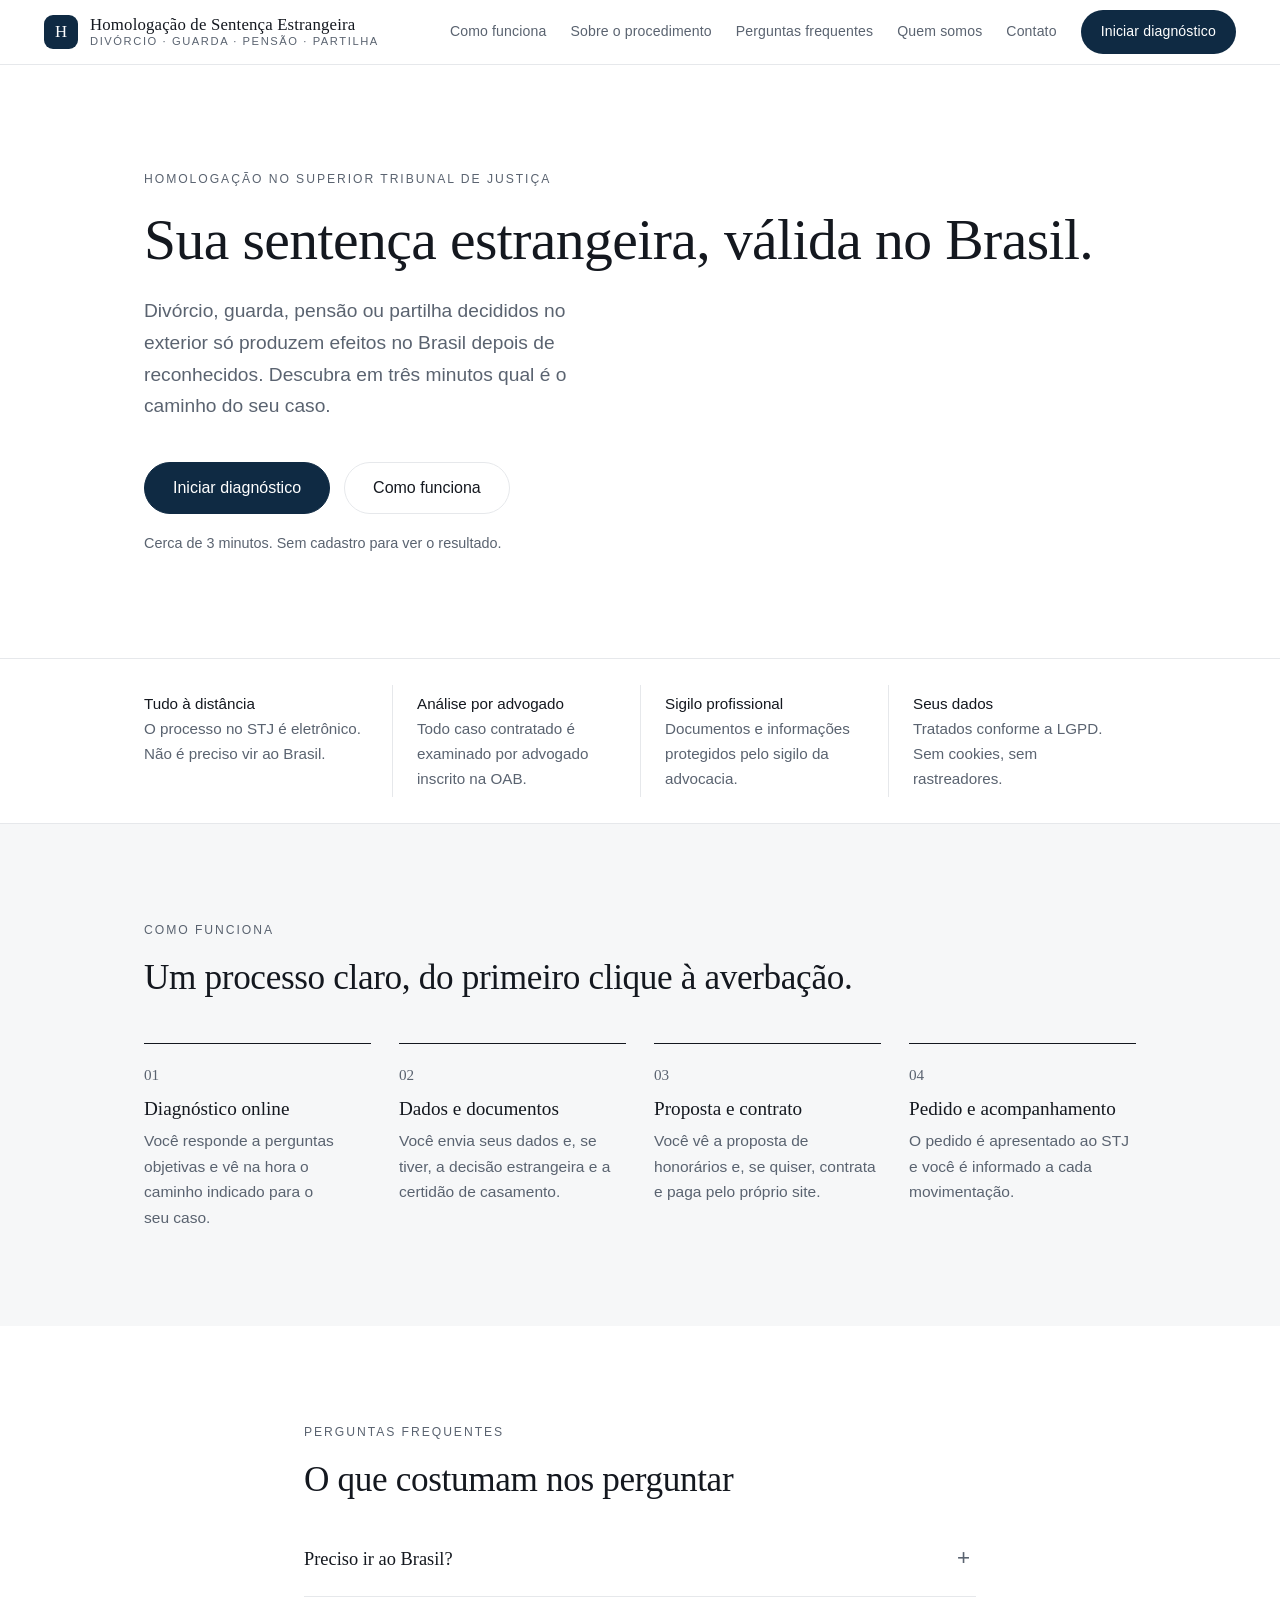
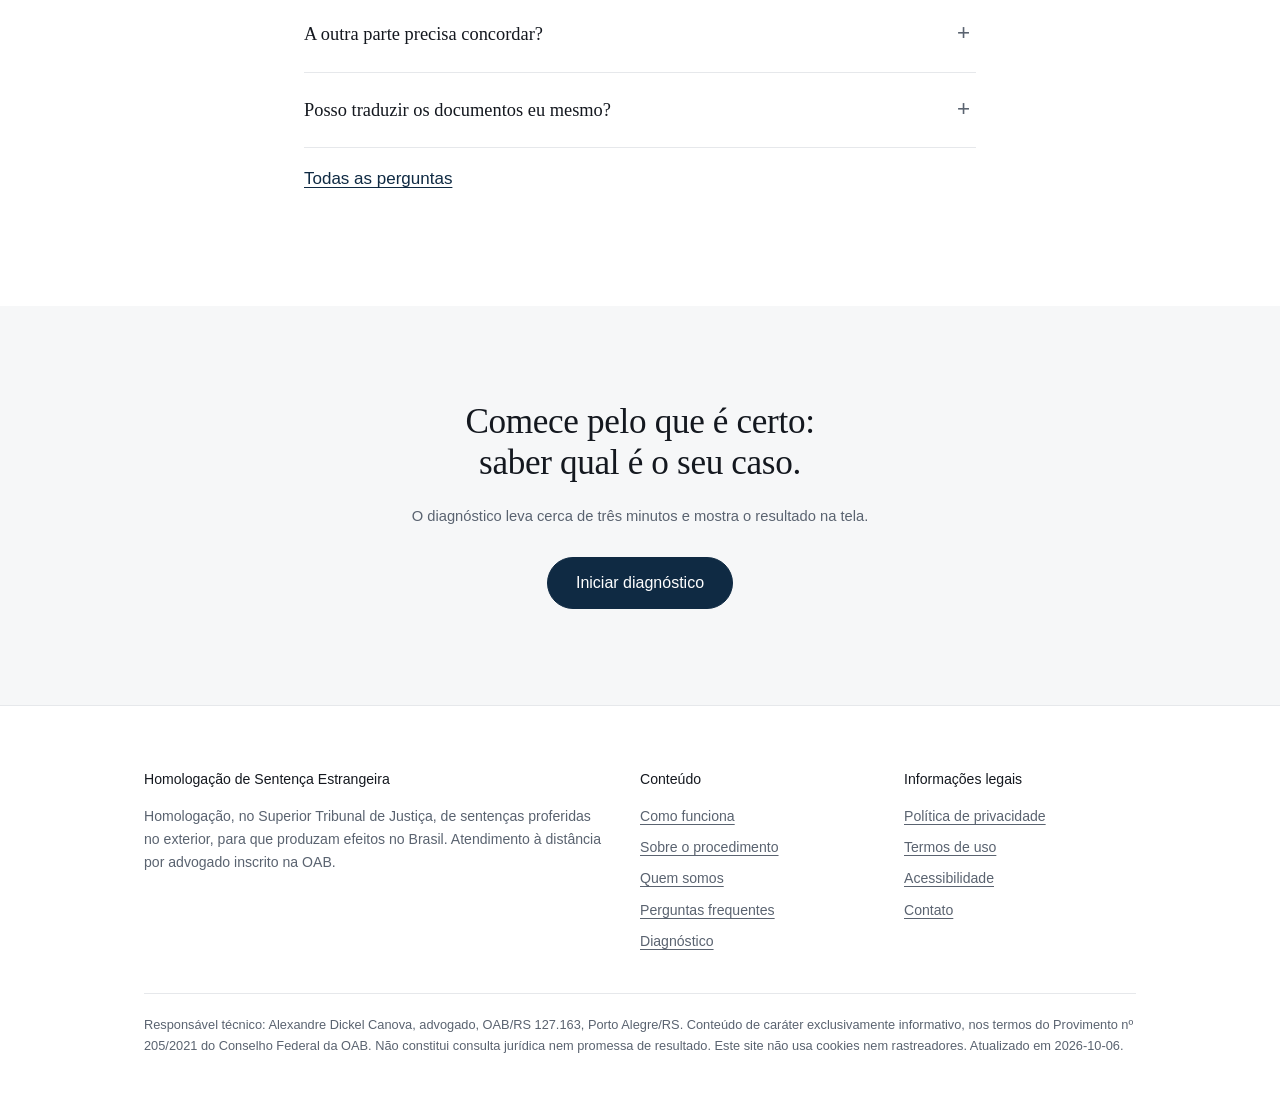
<file: index.html>
<!doctype html>
<html lang="pt-BR">
<head>
<meta charset="utf-8">
<meta name="viewport" content="width=device-width, initial-scale=1">
<meta http-equiv="Content-Security-Policy" content="default-src 'self'; img-src 'self' data:; style-src 'self'; script-src 'self'; connect-src 'self'; base-uri 'self'; form-action 'self'">
<meta name="referrer" content="no-referrer">
<title>Homologação de sentença estrangeira no STJ: divórcio, guarda, pensão e partilha</title>
<meta name="description" content="Divorciou-se ou obteve uma decisão judicial no exterior? Faça o diagnóstico em poucos minutos e veja se ela precisa ser homologada no STJ ou pode ser averbada direto no cartório.">
<link rel="canonical" href="https://aledcanova.github.io/homologacao-sentenca-estrangeira/">
<meta property="og:title" content="Homologação de sentença estrangeira no STJ: divórcio, guarda, pensão e partilha">
<meta property="og:description" content="Divorciou-se ou obteve uma decisão judicial no exterior? Faça o diagnóstico em poucos minutos e veja se ela precisa ser homologada no STJ ou pode ser averbada direto no cartório.">
<meta property="og:locale" content="pt_BR">
<meta name="theme-color" content="#ffffff">
<link rel="icon" href="data:image/svg+xml,%3Csvg xmlns='http://www.w3.org/2000/svg' viewBox='0 0 32 32'%3E%3Crect width='32' height='32' rx='8' fill='%230f2a43'/%3E%3Ctext x='16' y='22' font-family='Georgia,serif' font-size='17' fill='%23fff' text-anchor='middle'%3EH%3C/text%3E%3C/svg%3E">
<link rel="stylesheet" href="assets/css/style.css">
</head>
<body>
<a class="skip" href="#conteudo">Pular para o conteúdo</a>
<header class="site-header">
  <div class="wrap">
    <a class="brand" href="index.html" aria-label="Homologação de Sentença Estrangeira, página inicial">
      <span class="brand-mark" aria-hidden="true">H</span>
      <span><strong>Homologação de Sentença Estrangeira</strong><small>Divórcio · Guarda · Pensão · Partilha</small></span>
    </a>
    <button class="nav-toggle" aria-expanded="false" aria-controls="nav">Menu</button>
    <nav class="nav" id="nav" aria-label="Principal">
      <a href="homologacao.html">Como funciona</a>
      <a href="procedimento.html">Sobre o procedimento</a>
      <a href="perguntas.html">Perguntas frequentes</a>
      <a href="quem-somos.html">Quem somos</a>
      <a href="contato.html">Contato</a>
      <a class="cta" href="diagnostico.html">Iniciar diagnóstico</a>
    </nav>
  </div>
</header>
<main id="conteudo">

<section class="hero">
  <div class="wrap">
    <p class="eyebrow">Homologação no Superior Tribunal de Justiça</p>
    <h1>Sua sentença estrangeira, válida no Brasil.</h1>
    <p class="lead">Divórcio, guarda, pensão ou partilha decididos no exterior só produzem efeitos no Brasil depois de reconhecidos. Descubra em três minutos qual é o caminho do seu caso.</p>
    <div class="btns">
      <a class="btn" href="diagnostico.html">Iniciar diagnóstico</a>
      <a class="btn ghost" href="homologacao.html">Como funciona</a>
    </div>
    <p class="muted">Cerca de 3 minutos. Sem cadastro para ver o resultado.</p>
  </div>
</section>

<section class="section alt" aria-label="Como é o atendimento">
  <div class="wrap">
    <ul class="trust">
      <li><strong>Tudo à distância</strong>O processo no STJ é eletrônico. Não é preciso vir ao Brasil.</li>
      <li><strong>Análise por advogado</strong>Todo caso contratado é examinado por advogado inscrito na OAB.</li>
      <li><strong>Sigilo profissional</strong>Documentos e informações protegidos pelo sigilo da advocacia.</li>
      <li><strong>Seus dados</strong>Tratados conforme a LGPD. Sem cookies, sem rastreadores.</li>
    </ul>
  </div>
</section>

<section class="section alt">
  <div class="wrap">
    <p class="eyebrow">Como funciona</p>
    <h2>Um processo claro, do primeiro clique à averbação.</h2>
    <ol class="steps cols">
      <li><strong>Diagnóstico online</strong>Você responde a perguntas objetivas e vê na hora o caminho indicado para o seu caso.</li>
      <li><strong>Dados e documentos</strong>Você envia seus dados e, se tiver, a decisão estrangeira e a certidão de casamento.</li>
      <li><strong>Proposta e contrato</strong>Você vê a proposta de honorários e, se quiser, contrata e paga pelo próprio site.</li>
      <li><strong>Pedido e acompanhamento</strong>O pedido é apresentado ao STJ e você é informado a cada movimentação.</li>
    </ol>
  </div>
</section>

<section class="section">
  <div class="wrap narrow">
    <p class="eyebrow">Perguntas frequentes</p>
    <h2>O que costumam nos perguntar</h2>
    <details><summary>Preciso ir ao Brasil?</summary>
      <p>Não. O pedido ao STJ é feito por petição eletrônica, e a procuração pode ser assinada à distância.</p></details>
    <details><summary>A outra parte precisa concordar?</summary>
      <p>Não. A declaração de concordância dispensa a citação e encurta o processo, mas não é obrigatória.</p></details>
    <details><summary>Posso traduzir os documentos eu mesmo?</summary>
      <p>Não. A tradução deve ser feita por tradutor público juramentado no Brasil.</p></details>
    <p><a href="perguntas.html">Todas as perguntas</a></p>
  </div>
</section>

<section class="section alt">
  <div class="wrap final">
    <h2>Comece pelo que é certo: saber qual é o seu caso.</h2>
    <p class="muted">O diagnóstico leva cerca de três minutos e mostra o resultado na tela.</p>
    <div class="btns"><a class="btn" href="diagnostico.html">Iniciar diagnóstico</a></div>
  </div>
</section>

</main>
<footer class="site-footer">
  <div class="wrap">
    <div class="cols">
      <div>
        <p><strong>Homologação de Sentença Estrangeira</strong></p>
        <p>Homologação, no Superior Tribunal de Justiça, de sentenças proferidas no exterior, para que produzam efeitos no Brasil. Atendimento à distância por advogado inscrito na OAB.</p>
      </div>
      <div>
        <p><strong>Conteúdo</strong></p>
        <ul>
          <li><a href="homologacao.html">Como funciona</a></li>
          <li><a href="procedimento.html">Sobre o procedimento</a></li>
          <li><a href="quem-somos.html">Quem somos</a></li>
          <li><a href="perguntas.html">Perguntas frequentes</a></li>
          <li><a href="diagnostico.html">Diagnóstico</a></li>
        </ul>
      </div>
      <div>
        <p><strong>Informações legais</strong></p>
        <ul>
          <li><a href="privacidade.html">Política de privacidade</a></li>
          <li><a href="termos.html">Termos de uso</a></li>
          <li><a href="acessibilidade.html">Acessibilidade</a></li>
          <li><a href="contato.html">Contato</a></li>
        </ul>
      </div>
    </div>
    <p class="legal-line">Responsável técnico: Alexandre Dickel Canova, advogado, OAB/RS 127.163, Porto Alegre/RS. Conteúdo de caráter exclusivamente informativo, nos termos do Provimento nº 205/2021 do Conselho Federal da OAB. Não constitui consulta jurídica nem promessa de resultado. Este site não usa cookies nem rastreadores. Atualizado em 2026-10-06.</p>
  </div>
</footer>
<script src="assets/js/site.js" defer></script>

</body>
</html>
</file>
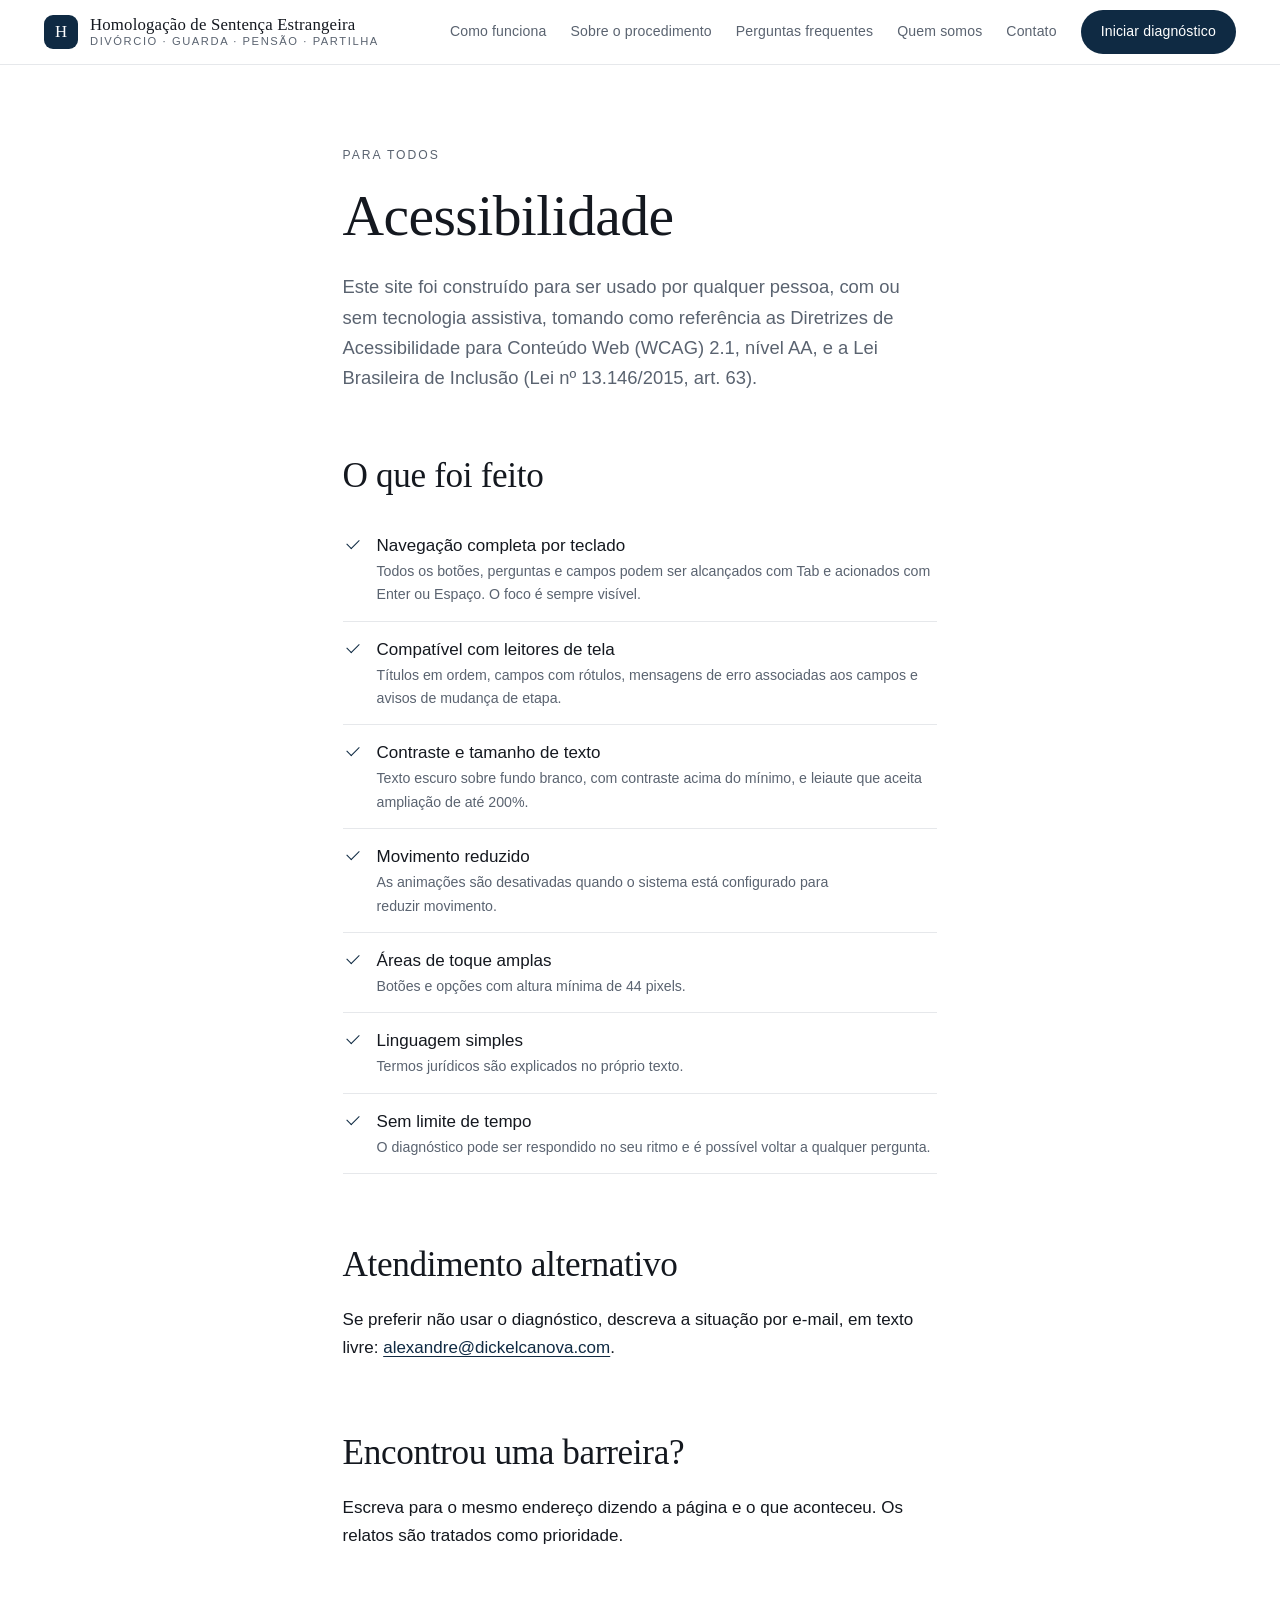
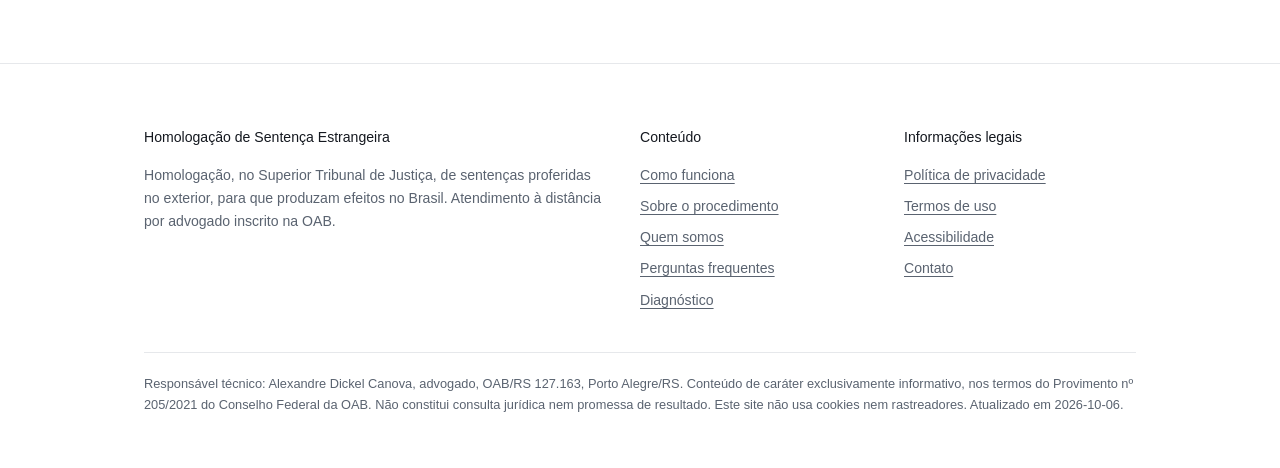
<file: acessibilidade.html>
<!doctype html>
<html lang="pt-BR">
<head>
<meta charset="utf-8">
<meta name="viewport" content="width=device-width, initial-scale=1">
<meta http-equiv="Content-Security-Policy" content="default-src 'self'; img-src 'self' data:; style-src 'self'; script-src 'self'; connect-src 'self'; base-uri 'self'; form-action 'self'">
<meta name="referrer" content="no-referrer">
<title>Acessibilidade</title>
<meta name="description" content="Recursos de acessibilidade deste site e canal para relatar barreiras de uso.">
<link rel="canonical" href="https://aledcanova.github.io/homologacao-sentenca-estrangeira/acessibilidade.html">
<meta property="og:title" content="Acessibilidade">
<meta property="og:description" content="Recursos de acessibilidade deste site e canal para relatar barreiras de uso.">
<meta property="og:locale" content="pt_BR">
<meta name="theme-color" content="#ffffff">
<link rel="icon" href="data:image/svg+xml,%3Csvg xmlns='http://www.w3.org/2000/svg' viewBox='0 0 32 32'%3E%3Crect width='32' height='32' rx='8' fill='%230f2a43'/%3E%3Ctext x='16' y='22' font-family='Georgia,serif' font-size='17' fill='%23fff' text-anchor='middle'%3EH%3C/text%3E%3C/svg%3E">
<link rel="stylesheet" href="assets/css/style.css">
</head>
<body>
<a class="skip" href="#conteudo">Pular para o conteúdo</a>
<header class="site-header">
  <div class="wrap">
    <a class="brand" href="index.html" aria-label="Homologação de Sentença Estrangeira, página inicial">
      <span class="brand-mark" aria-hidden="true">H</span>
      <span><strong>Homologação de Sentença Estrangeira</strong><small>Divórcio · Guarda · Pensão · Partilha</small></span>
    </a>
    <button class="nav-toggle" aria-expanded="false" aria-controls="nav">Menu</button>
    <nav class="nav" id="nav" aria-label="Principal">
      <a href="homologacao.html">Como funciona</a>
      <a href="procedimento.html">Sobre o procedimento</a>
      <a href="perguntas.html">Perguntas frequentes</a>
      <a href="quem-somos.html">Quem somos</a>
      <a href="contato.html">Contato</a>
      <a class="cta" href="diagnostico.html">Iniciar diagnóstico</a>
    </nav>
  </div>
</header>
<main id="conteudo">

<section class="page-head">
  <div class="wrap prose">
    <p class="eyebrow">Para todos</p>
    <h1>Acessibilidade</h1>
    <p class="lead">Este site foi construído para ser usado por qualquer pessoa, com ou sem tecnologia assistiva, tomando como referência as Diretrizes de Acessibilidade para Conteúdo Web (WCAG) 2.1, nível AA, e a Lei Brasileira de Inclusão (Lei nº 13.146/2015, art. 63).</p>
  </div>
</section>
<section class="section">
  <div class="wrap prose">
    <h2>O que foi feito</h2>
    <ul class="checklist">
      <li>Navegação completa por teclado<small>Todos os botões, perguntas e campos podem ser alcançados com Tab e acionados com Enter ou Espaço. O foco é sempre visível.</small></li>
      <li>Compatível com leitores de tela<small>Títulos em ordem, campos com rótulos, mensagens de erro associadas aos campos e avisos de mudança de etapa.</small></li>
      <li>Contraste e tamanho de texto<small>Texto escuro sobre fundo branco, com contraste acima do mínimo, e leiaute que aceita ampliação de até 200%.</small></li>
      <li>Movimento reduzido<small>As animações são desativadas quando o sistema está configurado para reduzir movimento.</small></li>
      <li>Áreas de toque amplas<small>Botões e opções com altura mínima de 44 pixels.</small></li>
      <li>Linguagem simples<small>Termos jurídicos são explicados no próprio texto.</small></li>
      <li>Sem limite de tempo<small>O diagnóstico pode ser respondido no seu ritmo e é possível voltar a qualquer pergunta.</small></li>
    </ul>
    <h2>Atendimento alternativo</h2>
    <p>Se preferir não usar o diagnóstico, descreva a situação por e-mail, em texto livre: <a href="mailto:alexandre@dickelcanova.com">alexandre@dickelcanova.com</a>.</p>
    <h2>Encontrou uma barreira?</h2>
    <p>Escreva para o mesmo endereço dizendo a página e o que aconteceu. Os relatos são tratados como prioridade.</p>
  </div>
</section>

</main>
<footer class="site-footer">
  <div class="wrap">
    <div class="cols">
      <div>
        <p><strong>Homologação de Sentença Estrangeira</strong></p>
        <p>Homologação, no Superior Tribunal de Justiça, de sentenças proferidas no exterior, para que produzam efeitos no Brasil. Atendimento à distância por advogado inscrito na OAB.</p>
      </div>
      <div>
        <p><strong>Conteúdo</strong></p>
        <ul>
          <li><a href="homologacao.html">Como funciona</a></li>
          <li><a href="procedimento.html">Sobre o procedimento</a></li>
          <li><a href="quem-somos.html">Quem somos</a></li>
          <li><a href="perguntas.html">Perguntas frequentes</a></li>
          <li><a href="diagnostico.html">Diagnóstico</a></li>
        </ul>
      </div>
      <div>
        <p><strong>Informações legais</strong></p>
        <ul>
          <li><a href="privacidade.html">Política de privacidade</a></li>
          <li><a href="termos.html">Termos de uso</a></li>
          <li><a href="acessibilidade.html">Acessibilidade</a></li>
          <li><a href="contato.html">Contato</a></li>
        </ul>
      </div>
    </div>
    <p class="legal-line">Responsável técnico: Alexandre Dickel Canova, advogado, OAB/RS 127.163, Porto Alegre/RS. Conteúdo de caráter exclusivamente informativo, nos termos do Provimento nº 205/2021 do Conselho Federal da OAB. Não constitui consulta jurídica nem promessa de resultado. Este site não usa cookies nem rastreadores. Atualizado em 2026-10-06.</p>
  </div>
</footer>
<script src="assets/js/site.js" defer></script>

</body>
</html>
</file>
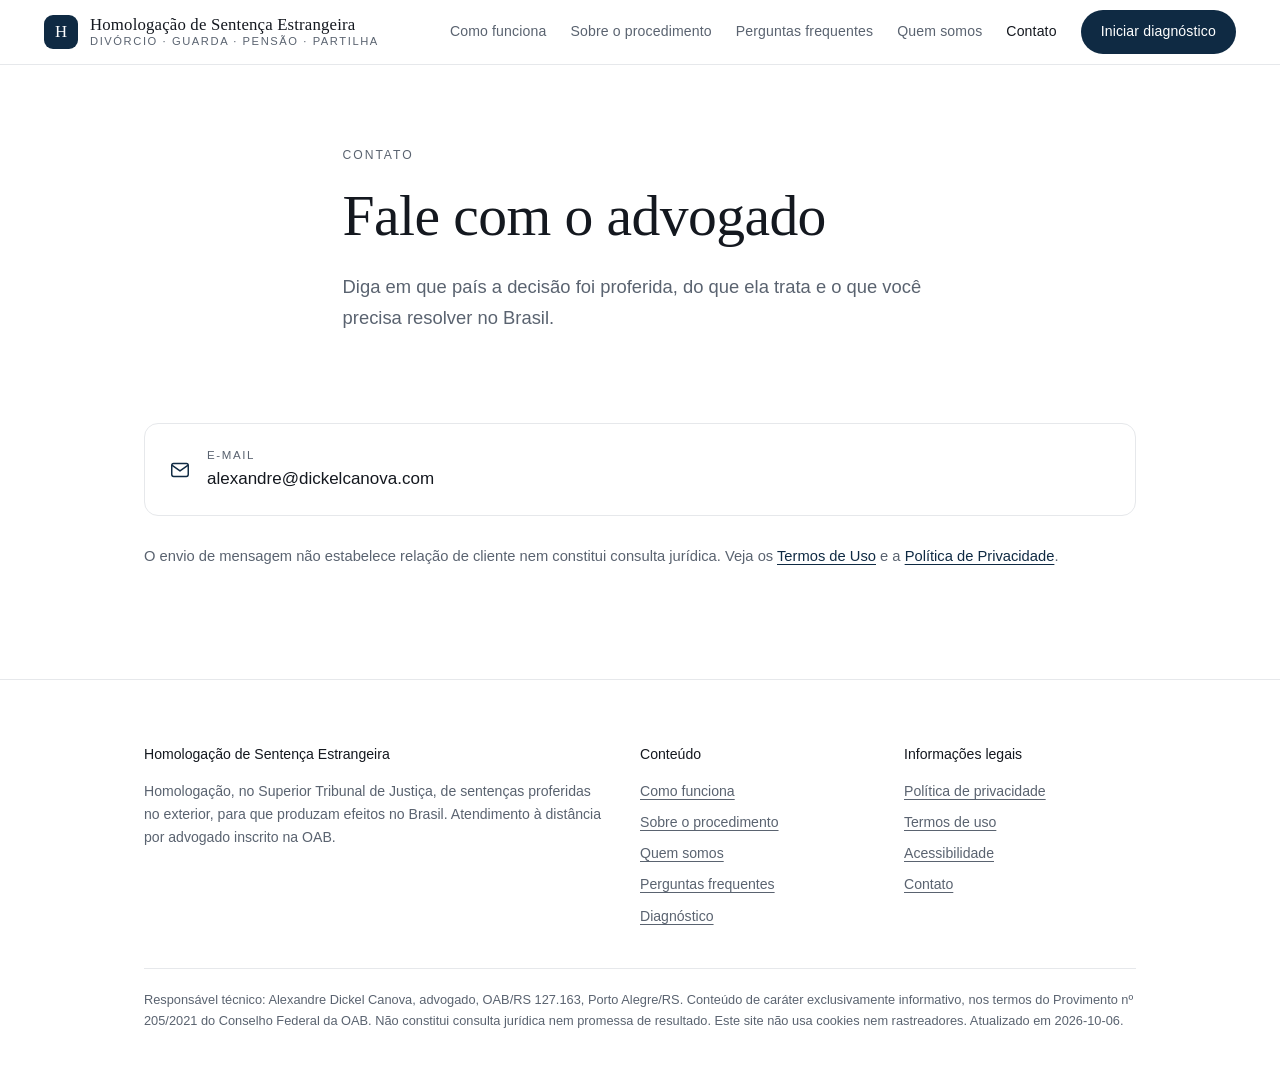
<file: contato.html>
<!doctype html>
<html lang="pt-BR">
<head>
<meta charset="utf-8">
<meta name="viewport" content="width=device-width, initial-scale=1">
<meta http-equiv="Content-Security-Policy" content="default-src 'self'; img-src 'self' data:; style-src 'self'; script-src 'self'; connect-src 'self'; base-uri 'self'; form-action 'self'">
<meta name="referrer" content="no-referrer">
<title>Contato</title>
<meta name="description" content="Canais de contato para análise de homologação de sentença estrangeira.">
<link rel="canonical" href="https://aledcanova.github.io/homologacao-sentenca-estrangeira/contato.html">
<meta property="og:title" content="Contato">
<meta property="og:description" content="Canais de contato para análise de homologação de sentença estrangeira.">
<meta property="og:locale" content="pt_BR">
<meta name="theme-color" content="#ffffff">
<link rel="icon" href="data:image/svg+xml,%3Csvg xmlns='http://www.w3.org/2000/svg' viewBox='0 0 32 32'%3E%3Crect width='32' height='32' rx='8' fill='%230f2a43'/%3E%3Ctext x='16' y='22' font-family='Georgia,serif' font-size='17' fill='%23fff' text-anchor='middle'%3EH%3C/text%3E%3C/svg%3E">
<link rel="stylesheet" href="assets/css/style.css">
</head>
<body>
<a class="skip" href="#conteudo">Pular para o conteúdo</a>
<header class="site-header">
  <div class="wrap">
    <a class="brand" href="index.html" aria-label="Homologação de Sentença Estrangeira, página inicial">
      <span class="brand-mark" aria-hidden="true">H</span>
      <span><strong>Homologação de Sentença Estrangeira</strong><small>Divórcio · Guarda · Pensão · Partilha</small></span>
    </a>
    <button class="nav-toggle" aria-expanded="false" aria-controls="nav">Menu</button>
    <nav class="nav" id="nav" aria-label="Principal">
      <a href="homologacao.html">Como funciona</a>
      <a href="procedimento.html">Sobre o procedimento</a>
      <a href="perguntas.html">Perguntas frequentes</a>
      <a href="quem-somos.html">Quem somos</a>
      <a href="contato.html" aria-current="page">Contato</a>
      <a class="cta" href="diagnostico.html">Iniciar diagnóstico</a>
    </nav>
  </div>
</header>
<main id="conteudo">

<section class="page-head">
  <div class="wrap prose">
    <p class="eyebrow">Contato</p>
    <h1>Fale com o advogado</h1>
    <p class="lead">Diga em que país a decisão foi proferida, do que ela trata e o que você precisa resolver no Brasil.</p>
  </div>
</section>
<section class="section">
  <div class="wrap">
    <div class="channels">
      <a class="channel" href="mailto:alexandre@dickelcanova.com"><svg viewBox="0 0 24 24" fill="none" stroke="currentColor" stroke-width="1.6" stroke-linecap="round" stroke-linejoin="round" aria-hidden="true"><rect x="3" y="5" width="18" height="14" rx="2"/><path d="M3.5 7l8.5 6 8.5-6"/></svg><span><small>E-mail</small><strong>alexandre@dickelcanova.com</strong></span></a>
      <a class="channel" id="canal-whatsapp" href="#" target="_blank" rel="noopener" hidden><svg viewBox="0 0 24 24" fill="none" stroke="currentColor" stroke-width="1.6" stroke-linecap="round" stroke-linejoin="round" aria-hidden="true"><path d="M4 20l1.3-4.2A8 8 0 1 1 8.3 19L4 20z"/><path d="M9.2 8.6c-.4 2.6 3.2 6.300 5.9 6.1l1-1.300-1.800-1.100-.9.700c-1-.500-1.800-1.300-2.300-2.300l.7-.9-1.100-1.800-1.500.6z"/></svg><span><small>WhatsApp</small><strong id="texto-whatsapp"></strong></span></a>
      <a class="channel" id="canal-linkedin" href="#" target="_blank" rel="noopener" hidden><svg viewBox="0 0 24 24" fill="none" stroke="currentColor" stroke-width="1.6" stroke-linecap="round" stroke-linejoin="round" aria-hidden="true"><rect x="3" y="3" width="18" height="18" rx="3"/><path d="M8 10.500V17M8 7.500v.01M12 17v-6.500M12 13.200c0-1.600 1.100-2.700 2.400-2.700S16.500 11.500 16.500 13V17"/></svg><span><small>LinkedIn</small><strong>Perfil profissional</strong></span></a>
    </div>
    <p class="muted">O envio de mensagem não estabelece relação de cliente nem constitui consulta jurídica. Veja os <a href="termos.html">Termos de Uso</a> e a <a href="privacidade.html">Política de Privacidade</a>.</p>
  </div>
</section>

</main>
<footer class="site-footer">
  <div class="wrap">
    <div class="cols">
      <div>
        <p><strong>Homologação de Sentença Estrangeira</strong></p>
        <p>Homologação, no Superior Tribunal de Justiça, de sentenças proferidas no exterior, para que produzam efeitos no Brasil. Atendimento à distância por advogado inscrito na OAB.</p>
      </div>
      <div>
        <p><strong>Conteúdo</strong></p>
        <ul>
          <li><a href="homologacao.html">Como funciona</a></li>
          <li><a href="procedimento.html">Sobre o procedimento</a></li>
          <li><a href="quem-somos.html">Quem somos</a></li>
          <li><a href="perguntas.html">Perguntas frequentes</a></li>
          <li><a href="diagnostico.html">Diagnóstico</a></li>
        </ul>
      </div>
      <div>
        <p><strong>Informações legais</strong></p>
        <ul>
          <li><a href="privacidade.html">Política de privacidade</a></li>
          <li><a href="termos.html">Termos de uso</a></li>
          <li><a href="acessibilidade.html">Acessibilidade</a></li>
          <li><a href="contato.html">Contato</a></li>
        </ul>
      </div>
    </div>
    <p class="legal-line">Responsável técnico: Alexandre Dickel Canova, advogado, OAB/RS 127.163, Porto Alegre/RS. Conteúdo de caráter exclusivamente informativo, nos termos do Provimento nº 205/2021 do Conselho Federal da OAB. Não constitui consulta jurídica nem promessa de resultado. Este site não usa cookies nem rastreadores. Atualizado em 2026-10-06.</p>
  </div>
</footer>
<script src="assets/js/site.js" defer></script>
<script src="assets/js/config.js" defer></script>
<script src="assets/js/contato.js" defer></script>
</body>
</html>
</file>
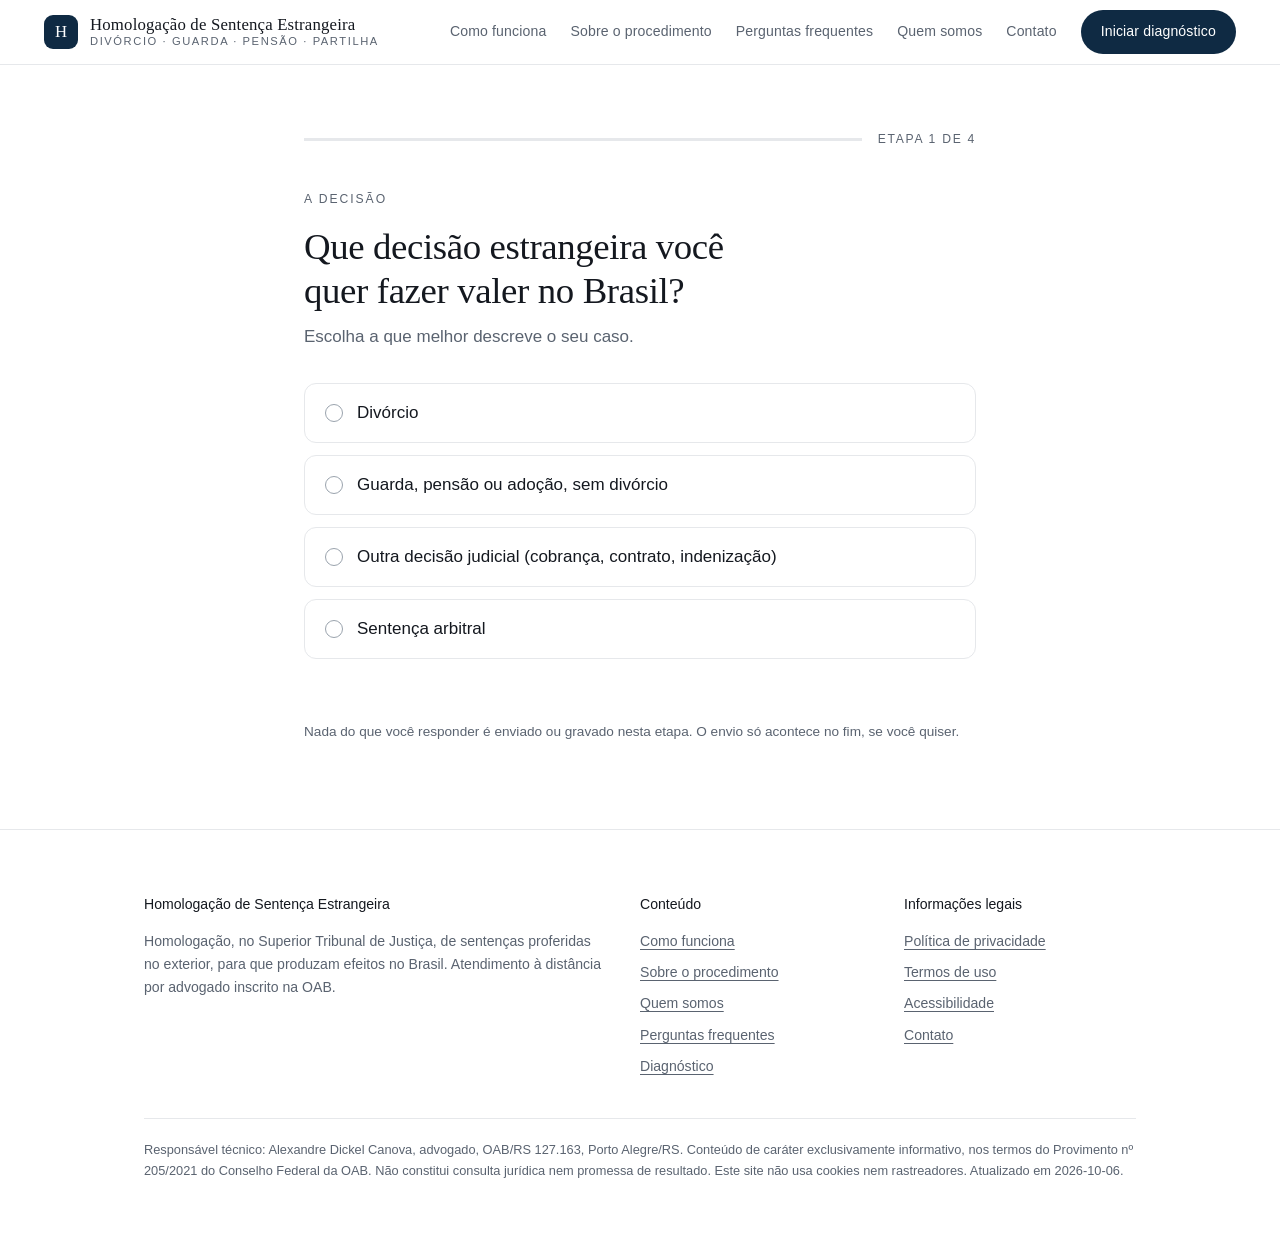
<file: diagnostico.html>
<!doctype html>
<html lang="pt-BR">
<head>
<meta charset="utf-8">
<meta name="viewport" content="width=device-width, initial-scale=1">
<meta http-equiv="Content-Security-Policy" content="default-src 'self'; img-src 'self' data:; style-src 'self'; script-src 'self'; connect-src 'self'; base-uri 'self'; form-action 'self'">
<meta name="referrer" content="no-referrer">
<title>Diagnóstico: sua sentença estrangeira precisa de homologação?</title>
<meta name="description" content="Responda perguntas objetivas sobre a decisão proferida no exterior e veja, na hora, se ela precisa ser homologada no STJ ou pode ser averbada direto no cartório.">
<link rel="canonical" href="https://aledcanova.github.io/homologacao-sentenca-estrangeira/diagnostico.html">
<meta property="og:title" content="Diagnóstico: sua sentença estrangeira precisa de homologação?">
<meta property="og:description" content="Responda perguntas objetivas sobre a decisão proferida no exterior e veja, na hora, se ela precisa ser homologada no STJ ou pode ser averbada direto no cartório.">
<meta property="og:locale" content="pt_BR">
<meta name="theme-color" content="#ffffff">
<link rel="icon" href="data:image/svg+xml,%3Csvg xmlns='http://www.w3.org/2000/svg' viewBox='0 0 32 32'%3E%3Crect width='32' height='32' rx='8' fill='%230f2a43'/%3E%3Ctext x='16' y='22' font-family='Georgia,serif' font-size='17' fill='%23fff' text-anchor='middle'%3EH%3C/text%3E%3C/svg%3E">
<link rel="stylesheet" href="assets/css/style.css">
</head>
<body>
<a class="skip" href="#conteudo">Pular para o conteúdo</a>
<header class="site-header">
  <div class="wrap">
    <a class="brand" href="index.html" aria-label="Homologação de Sentença Estrangeira, página inicial">
      <span class="brand-mark" aria-hidden="true">H</span>
      <span><strong>Homologação de Sentença Estrangeira</strong><small>Divórcio · Guarda · Pensão · Partilha</small></span>
    </a>
    <button class="nav-toggle" aria-expanded="false" aria-controls="nav">Menu</button>
    <nav class="nav" id="nav" aria-label="Principal">
      <a href="homologacao.html">Como funciona</a>
      <a href="procedimento.html">Sobre o procedimento</a>
      <a href="perguntas.html">Perguntas frequentes</a>
      <a href="quem-somos.html">Quem somos</a>
      <a href="contato.html">Contato</a>
      <a class="cta" href="diagnostico.html">Iniciar diagnóstico</a>
    </nav>
  </div>
</header>
<main id="conteudo">

<section class="wizard">
  <div class="wrap narrow">
    <h1 class="sr-only">Diagnóstico de homologação de sentença estrangeira</h1>
    <noscript><div class="note warn"><p>O diagnóstico precisa de JavaScript ativado. Se preferir, escreva para <a href="mailto:alexandre@dickelcanova.com">alexandre@dickelcanova.com</a>.</p></div></noscript>

    <div class="wz-top" id="wz-top">
      <progress id="wz-progress" max="100" value="0" aria-label="Progresso do diagnóstico"></progress>
      <span class="wz-count" id="wz-count" aria-live="polite"></span>
    </div>

    <div class="wz-stage" id="wz-stage"></div>

    <!-- Resultado -->
    <div class="wz-step mapa" id="wz-result" hidden>
      <div class="verdict" id="verdict">
        <span class="pill">Resultado preliminar</span>
        <h2 id="verdict-title" tabindex="-1"></h2>
        <p id="verdict-text"></p>
      </div>
      <div id="mapa"></div>
      <p class="muted">Classificação informativa, feita somente com as suas respostas. Não é consulta jurídica nem promessa de resultado. A definição da medida depende do exame da decisão estrangeira e dos documentos por advogado.</p>

      <div class="next no-print" id="next">
        <h3>Próximo passo</h3>
        <p id="next-text">Envie seus dados e os documentos que tiver. Em seguida você vê a proposta de honorários e pode contratar pelo próprio site, ou falar com o advogado.</p>
        <div class="btns">
          <button class="btn" type="button" id="abrir-envio">Iniciar a homologação</button>
          <button class="btn ghost" type="button" id="imprimir">Imprimir o resultado</button>
          <button class="btn link" type="button" id="refazer">Refazer</button>
        </div>
      </div>
    </div>

    <!-- Passo 1: dados e documentos (enviado por diagnostico.js ao endereço de formulários definido em config.json) -->
    <div class="wz-step" id="wz-envio" hidden>
      <p class="wz-section">Passo 1 de 3 · Dados e documentos</p>
      <h2 class="wz-q" id="envio-title" tabindex="-1">Seus dados e documentos</h2>
      <p class="wz-help">As respostas do diagnóstico seguem junto. Os campos marcados como opcionais podem ficar em branco.</p>
      <form class="form" id="caso" name="caso" method="POST" action="/" enctype="multipart/form-data" data-netlify="true" netlify-honeypot="site" novalidate>
        <input type="hidden" name="form-name" value="caso">
        <input type="hidden" name="protocolo" id="f-protocolo">
        <input type="hidden" name="resultado_codigo" id="f-codigo">
        <input type="hidden" name="resultado" id="f-resultado">
        <input type="hidden" name="respostas" id="f-respostas">
        <input type="hidden" name="respostas_json" id="f-json">
        <input type="hidden" name="pontos_json" id="f-pontos">
        <p class="hp" aria-hidden="true"><label>Não preencha este campo <input name="site" tabindex="-1" autocomplete="off"></label></p>

        <div class="field">
          <label for="f-nome">Nome completo</label>
          <input type="text" id="f-nome" name="nome" autocomplete="name" required aria-describedby="e-nome">
          <p class="err" id="e-nome" hidden>Informe o seu nome completo.</p>
        </div>
        <div class="field">
          <label for="f-email">E-mail</label>
          <input type="email" id="f-email" name="email" autocomplete="email" inputmode="email" required aria-describedby="e-email">
          <p class="err" id="e-email" hidden>Informe um e-mail válido. É por ele que você recebe o contrato e a orientação.</p>
        </div>
        <div class="field">
          <label for="f-tel">Telefone, com código do país <span class="opt">(opcional)</span></label>
          <input type="tel" id="f-tel" name="telefone" autocomplete="tel" inputmode="tel">
        </div>
        <div class="row2">
          <div class="field">
            <label for="f-pdec">País da decisão</label>
            <input type="text" id="f-pdec" name="pais_decisao" autocomplete="off" required aria-describedby="h-pdec e-pdec">
            <p class="hint" id="h-pdec">Se foi nos Estados Unidos, indique também o estado.</p>
            <p class="err" id="e-pdec" hidden>Informe o país em que a decisão foi proferida.</p>
          </div>
          <div class="field">
            <label for="f-pres">País onde você mora</label>
            <input type="text" id="f-pres" name="pais_residencia" autocomplete="country-name" required aria-describedby="e-pres">
            <p class="err" id="e-pres" hidden>Informe o país onde você mora.</p>
          </div>
        </div>

        <fieldset>
          <legend>Documentos <span class="opt">(opcional nesta etapa)</span></legend>
          <p class="hint" id="h-arq">PDF ou foto legível, no idioma original; a tradução não é necessária agora. Até 8 MB somando os três arquivos. O que faltar pode ser enviado depois, por e-mail. Envie só o necessário: esses documentos costumam trazer dados de outras pessoas, inclusive de filhos.</p>
          <div class="field">
            <label for="f-sentenca">Decisão estrangeira (sentença e acordo, se houver)</label>
            <input type="file" id="f-sentenca" name="arquivo_sentenca" accept=".pdf,.jpg,.jpeg,.png,.heic,application/pdf,image/*" aria-describedby="h-arq e-arq">
          </div>
          <div class="field">
            <label for="f-definitiva">Documento que mostra que a decisão é definitiva</label>
            <input type="file" id="f-definitiva" name="arquivo_definitiva" accept=".pdf,.jpg,.jpeg,.png,.heic,application/pdf,image/*" aria-describedby="h-arq e-arq">
          </div>
          <div class="field">
            <label for="f-casamento">Certidão de casamento brasileira</label>
            <input type="file" id="f-casamento" name="arquivo_casamento" accept=".pdf,.jpg,.jpeg,.png,.heic,application/pdf,image/*" aria-describedby="h-arq e-arq">
          </div>
          <p class="err" id="e-arq" hidden></p>
        </fieldset>

        <div class="field">
          <label for="f-msg">Algo que queira acrescentar <span class="opt">(opcional)</span></label>
          <textarea id="f-msg" name="mensagem" rows="3" maxlength="1500"></textarea>
        </div>

        <label class="check">
          <input type="checkbox" name="consentimento_tratamento" id="f-c1" value="sim" required aria-describedby="e-c1">
          <span>Li a <a href="privacidade.html" target="_blank" rel="noopener">Política de Privacidade</a> e os <a href="termos.html" target="_blank" rel="noopener">Termos de Uso</a> e solicito a proposta de honorários para o meu caso, com o tratamento dos dados e documentos que estou enviando para essa finalidade.</span>
        </label>
        <p class="err" id="e-c1" hidden>É preciso marcar esta opção para enviar.</p>
        <label class="check">
          <input type="checkbox" name="consentimento_transferencia" id="f-c2" value="sim" required aria-describedby="e-c2">
          <span><strong>Transferência internacional.</strong> Estou ciente de que os dados e arquivos deste formulário ficam armazenados em serviço de nuvem do Google, que mantém servidores nos Estados Unidos e em outros países, e são tratados no Brasil, e consinto com essa transferência.</span>
        </label>
        <p class="err" id="e-c2" hidden>É preciso marcar esta opção para enviar.</p>

        <p class="err" id="e-envio" role="alert" hidden></p>
        <div class="wz-nav">
          <button class="btn link" type="button" id="voltar-resultado">← Voltar ao resultado</button>
          <button class="btn" type="submit" id="enviar">Enviar e ver a proposta</button>
        </div>
      </form>
    </div>

    <!-- Passo 2: proposta (o preço só aparece aqui, a quem enviou os dados e pediu a proposta) -->
    <div class="wz-step" id="wz-proposta" hidden>
      <p class="wz-section">Passo 2 de 3 · Proposta</p>
      <h2 class="wz-q" id="proposta-title" tabindex="-1">Como você quer seguir?</h2>
      <p class="wz-help">Dados recebidos. Protocolo <strong class="prot"></strong>. Esta proposta é individual e vale para este protocolo.</p>
      <p class="note" id="nota-so-analise" hidden>Pelo resultado do diagnóstico, o alcance do pedido no seu caso ainda precisa ser definido com os documentos. Por isso a contratação começa pela consulta de viabilidade.</p>
      <p class="note" id="nota-cartorio" hidden>Pelo resultado do diagnóstico, a averbação pode ser feita por você, direto no cartório, sem advogado. A consulta abaixo é opcional, para quem quer a conferência dos documentos antes.</p>
      <div class="offers">
        <div class="card offer" id="offer-procedimento">
          <h3>Homologação completa</h3>
          <p class="price">R$ 10.000</p>
          <p class="muted">Entrada de R$ 4.000 agora e duas parcelas de R$ 3.000: uma no protocolo do pedido no STJ e outra na publicação da decisão do tribunal.</p>
          <ul>
            <li>Consulta de viabilidade incluída</li>
            <li>Petição ao STJ e acompanhamento até a decisão e a carta de sentença</li>
            <li>Orientação sobre apostila, tradução juramentada e averbação no cartório</li>
            <li>O advogado revisa o caso em até 24 horas; se não confirmar, o valor pago é devolvido integralmente</li>
          </ul>
          <p class="muted">Se a outra parte não assinar a declaração de concordância e o tribunal determinar a citação, há um adicional de R$ 4.000, devido somente nessa hipótese.</p>
          <button class="btn" type="button" data-produto="procedimento">Iniciar o processo de homologação</button>
        </div>
        <div class="card offer">
          <h3>Consulta de viabilidade</h3>
          <p class="price">R$ 600</p>
          <p class="muted">Pagamento único. O valor é abatido se você contratar a homologação completa em até 30 dias.</p>
          <ul>
            <li>Exame da decisão estrangeira e dos documentos por advogado</li>
            <li>Orientação inicial por escrito em até 30 minutos</li>
            <li>Caminho indicado (homologação ou averbação direta), pendências, documentos, etapas e estimativa das despesas</li>
          </ul>
          <button class="btn ghost" type="button" data-produto="analise">Contratar a consulta</button>
        </div>
      </div>
      <p class="muted">Os valores são de honorários advocatícios. Custas do tribunal, apostilas, tradução juramentada, certidões e despesas de cartório são pagas por você diretamente a quem presta esses serviços, e são estimadas na consulta.</p>
      <p><button class="btn link" type="button" id="abrir-falar">ou falar com o advogado antes de decidir</button></p>
    </div>

    <!-- Passo 3: contrato e aceite -->
    <div class="wz-step" id="wz-contrato" hidden>
      <p class="wz-section">Passo 3 de 3 · Contrato</p>
      <h2 class="wz-q" id="contrato-title" tabindex="-1">Leia e aceite o contrato</h2>
      <p class="wz-help">Protocolo <strong class="prot"></strong>. Uma cópia do contrato aceito é enviada ao seu e-mail.</p>

      <div class="contract" id="ct-analise" tabindex="0" role="region" aria-label="Contrato de consulta de viabilidade" hidden>
        <h3>Contrato de prestação de serviços advocatícios: consulta jurídica de viabilidade</h3>
        <p><strong>Contratado:</strong> Alexandre Dickel Canova, advogado, OAB/RS 127.163, Porto Alegre/RS. <strong>Contratante:</strong> a pessoa identificada no formulário deste protocolo.</p>
        <p><strong>1. Objeto.</strong> Exame da decisão estrangeira e dos demais documentos apresentados pelo Contratante e consulta jurídica, com orientação por escrito sobre a necessidade e a viabilidade da homologação no Superior Tribunal de Justiça, a via cabível (homologação ou averbação direta em cartório), as pendências, os documentos a providenciar, as etapas e a estimativa das despesas com custas, apostila e tradução.</p>
        <p><strong>2. Prazo e forma.</strong> A orientação inicial é enviada por e-mail em até 30 minutos, contados da confirmação do pagamento e do recebimento de cópia legível da decisão estrangeira. Ela é preparada com apoio de ferramentas automatizadas, inclusive de inteligência artificial, a partir das informações e dos documentos enviados. Em seguida o Contratado a revisa pessoalmente e, havendo correção ou complemento, comunica o Contratante por e-mail. O Contratante pode pedir, a qualquer momento, que a orientação seja refeita diretamente pelo advogado, sem custo adicional.</p>
        <p><strong>3. Honorários.</strong> R$ 600, em pagamento único. Se o Contratante contratar a homologação completa em até 30 dias do envio da orientação, esse valor é abatido dos honorários correspondentes.</p>
        <p><strong>4. Fora do objeto.</strong> Tradução de documentos, obtenção de documentos e certidões no exterior ou no Brasil, atos perante cartórios e o ajuizamento do pedido de homologação.</p>
        <p><strong>5. Desistência e devolução.</strong> O Contratante pode desistir antes do envio da orientação, com devolução integral do valor pago em até 5 dias úteis. O Contratado devolve integralmente o valor, no mesmo prazo, se constatar impedimento ou conflito de interesses, ou se a cópia da decisão estrangeira não for apresentada em 30 dias.</p>
        <p><strong>6. Natureza.</strong> A orientação é elaborada com base nas informações e nos documentos apresentados, que são examinados no idioma em que estiverem, e não garante o resultado de processo futuro, que depende de decisão do Superior Tribunal de Justiça.</p>
        <p><strong>7. Sigilo, dados pessoais e tecnologia.</strong> As informações são protegidas pelo sigilo profissional e tratadas conforme a Política de Privacidade do site. O Contratado responde pela orientação, inclusive pela parte preparada com ferramentas automatizadas. O Contratante não deve tomar medida irreversível com base na orientação inicial antes de receber a confirmação da revisão.</p>
        <p><strong>8. Aceite eletrônico.</strong> As partes admitem como válida a contratação por aceite eletrônico neste site, com registro de data, hora e dados do Contratante (Medida Provisória nº 2.200-2/2001, art. 10, § 2º).</p>
        <p><strong>9. Foro.</strong> O do domicílio do Contratante no Brasil. Se o Contratante residir no exterior, o de Porto Alegre/RS, sem prejuízo dos direitos que a lei lhe assegure.</p>
        <p class="muted">Versão 2026-10-06.</p>
      </div>

      <div class="contract" id="ct-procedimento" tabindex="0" role="region" aria-label="Contrato de homologação completa" hidden>
        <h3>Contrato de prestação de serviços advocatícios: homologação de sentença estrangeira de divórcio</h3>
        <p><strong>Contratado:</strong> Alexandre Dickel Canova, advogado, OAB/RS 127.163, Porto Alegre/RS. <strong>Contratante:</strong> a pessoa identificada no formulário deste protocolo.</p>
        <p><strong>1. Objeto.</strong> Consulta de viabilidade e, confirmada esta, propositura e acompanhamento, perante o Superior Tribunal de Justiça, do pedido de homologação da decisão estrangeira de divórcio indicada pelo Contratante (Código de Processo Civil, arts. 960 a 965), compreendendo: análise documental; orientação sobre apostila e tradução juramentada; elaboração e protocolo da petição inicial; cumprimento de diligências; manifestação sobre contestação e sobre o parecer do Ministério Público; acompanhamento até a decisão do tribunal sobre o pedido; requerimento da carta de sentença; orientação para a averbação no registro civil.</p>
        <p><strong>2. Confirmação pelo advogado.</strong> O Contratado examina o caso em até 24 horas após a confirmação do pagamento da entrada e comunica por e-mail se confirma a contratação. Se não confirmar, por inviabilidade do pedido, conflito de interesses ou documentação insuficiente, o contrato se desfaz e o valor pago é devolvido integralmente em até 5 dias úteis. Se o Contratado não se manifestar nesse prazo, o Contratante pode cancelar a contratação, com a mesma devolução.</p>
        <p><strong>3. Honorários.</strong> R$ 10.000, assim pagos: R$ 4.000 no aceite deste contrato; R$ 3.000 no protocolo do pedido no Superior Tribunal de Justiça; R$ 3.000 na publicação da decisão do tribunal sobre o pedido de homologação.</p>
        <p><strong>4. Citação da outra parte.</strong> Se não for apresentada declaração de anuência da outra parte e o tribunal determinar a citação, é devido o adicional de R$ 4.000, na data dessa determinação. O adicional remunera a instrução da carta rogatória ou de ordem e a manifestação sobre eventual contestação.</p>
        <p><strong>5. Encerramento antecipado.</strong> Se o processo for extinto por fato não imputável ao Contratado, ou se o Contratante desistir depois da confirmação, são devidas as parcelas vencidas até aquela etapa.</p>
        <p><strong>6. Fora do objeto.</strong> Recursos dirigidos ao Supremo Tribunal Federal; cumprimento ou execução da decisão homologada perante a Justiça Federal; ações de guarda, alimentos, partilha ou inventário no Brasil; registro do casamento no Brasil; comparecimento a cartório para a averbação; tradução de documentos. Esses serviços dependem de contratação própria.</p>
        <p><strong>7. Despesas.</strong> Custas do Superior Tribunal de Justiça, apostilas, tradução juramentada, certidões, despesas de carta rogatória (inclusive as cobradas pelo país de destino) e emolumentos de cartório são pagos pelo Contratante diretamente a quem os cobra. A estimativa é informada na consulta de viabilidade. As custas são fixadas pelo tribunal e podem ser alteradas; a Lei nº 15.498/2026 prevê novos valores a partir de 1º de janeiro de 2027.</p>
        <p><strong>8. Honorários de sucumbência.</strong> Os honorários que o tribunal eventualmente fixar contra a outra parte pertencem ao advogado (Lei nº 8.906/1994, art. 23) e não se compensam com os honorários deste contrato.</p>
        <p><strong>9. Procuração.</strong> O pedido exige procuração, que o Contratante assina após a confirmação, por assinatura eletrônica ou por outra forma aceita pelo tribunal.</p>
        <p><strong>10. Obrigações do Contratante.</strong> Fornecer documentos verdadeiros e completos; informar qualquer processo no Brasil sobre divórcio, guarda, alimentos ou bens das mesmas partes; informar o endereço conhecido da outra parte; manter atualizados os seus dados de contato.</p>
        <p><strong>11. Natureza.</strong> Obrigação de meio. A homologação depende de decisão do Superior Tribunal de Justiça e pode ser parcial. Não há garantia de resultado nem de prazo.</p>
        <p><strong>12. Sigilo, dados pessoais e tecnologia.</strong> As informações são protegidas pelo sigilo profissional e tratadas conforme a Política de Privacidade do site. O Contratante está ciente de que ferramentas de inteligência artificial podem ser usadas para organizar documentos e preparar rascunhos, sempre com revisão do advogado, que responde pelo trabalho, e pode pedir, por e-mail, que elas não sejam usadas no seu caso.</p>
        <p><strong>13. Aceite eletrônico.</strong> As partes admitem como válida a contratação por aceite eletrônico neste site, com registro de data, hora e dados do Contratante (Medida Provisória nº 2.200-2/2001, art. 10, § 2º).</p>
        <p><strong>14. Foro.</strong> O do domicílio do Contratante no Brasil. Se o Contratante residir no exterior, o de Porto Alegre/RS, sem prejuízo dos direitos que a lei lhe assegure.</p>
        <p class="muted">Versão 2026-10-06.</p>
      </div>

      <form class="form" id="contratacao" name="contratacao" method="POST" action="/" data-netlify="true" netlify-honeypot="site" novalidate>
        <input type="hidden" name="form-name" value="contratacao">
        <input type="hidden" name="protocolo" id="k-protocolo">
        <input type="hidden" name="produto" id="k-produto">
        <input type="hidden" name="valor_total" id="k-total">
        <input type="hidden" name="valor_agora" id="k-agora">
        <input type="hidden" name="versao_contrato" id="k-versao">
        <input type="hidden" name="nome" id="k-nome">
        <input type="hidden" name="email" id="k-email">
        <input type="hidden" name="aceito_em" id="k-quando">
        <input type="hidden" name="documento_tipo" id="k-doctipo">
        <p class="hp" aria-hidden="true"><label>Não preencha este campo <input name="site" tabindex="-1" autocomplete="off"></label></p>
        <div class="field">
          <label for="k-cpf" id="l-cpf">CPF do contratante</label>
          <input type="text" id="k-cpf" name="cpf" inputmode="numeric" autocomplete="off" maxlength="14" required aria-describedby="e-cpf h-cpf">
          <p class="hint" id="h-cpf">Usado apenas para identificar você no contrato.</p>
          <p class="err" id="e-cpf" hidden>Informe um CPF válido.</p>
        </div>
        <label class="check">
          <input type="checkbox" id="k-semcpf" name="sem_cpf" value="sim">
          <span>Não tenho CPF. Vou informar o número do passaporte.</span>
        </label>
        <div class="field">
          <label for="k-end">Endereço completo, com país</label>
          <input type="text" id="k-end" name="endereco" autocomplete="street-address" required aria-describedby="e-end">
          <p class="err" id="e-end" hidden>Informe o seu endereço (rua, número, cidade e país).</p>
        </div>
        <label class="check">
          <input type="checkbox" name="aceite" id="k-aceite" value="sim" required aria-describedby="e-aceite">
          <span>Li e aceito o contrato acima, no valor de <strong id="k-resumo"></strong>.</span>
        </label>
        <p class="err" id="e-aceite" hidden>É preciso aceitar o contrato para continuar.</p>
        <p class="err" id="e-contratar" role="alert" hidden></p>
        <div class="wz-nav">
          <button class="btn link" type="button" id="voltar-proposta">← Voltar à proposta</button>
          <button class="btn" type="submit" id="contratar">Aceitar e ir para o pagamento</button>
        </div>
      </form>
    </div>

    <!-- Pagamento -->
    <div class="wz-step" id="wz-pagamento" hidden>
      <div class="verdict ok">
        <span class="pill">Contrato aceito</span>
        <h2 id="pag-title" tabindex="-1">Falta só o pagamento.</h2>
        <p>Protocolo <strong class="prot"></strong> · <span id="pag-produto"></span> · <strong id="pag-valor"></strong></p>
      </div>
      <div id="pag-pix" hidden>
        <h3>Pix</h3>
        <p>Copie o código abaixo e cole no aplicativo do seu banco, na opção "Pix copia e cola". O valor já vem preenchido.</p>
        <label class="sr-only" for="pix-code">Código Pix copia e cola</label>
        <textarea class="pixcode" id="pix-code" readonly rows="4"></textarea>
        <div class="btns"><button class="btn" type="button" id="pix-copiar">Copiar código Pix</button></div>
      </div>
      <div id="pag-cartao" hidden>
        <h3>Cartão de crédito</h3>
        <p>O pagamento é feito na página da operadora. Informe o protocolo <strong class="prot"></strong> se for solicitado.</p>
        <div class="btns"><a class="btn ghost" id="cartao-link" href="#" target="_blank" rel="noopener">Pagar com cartão</a></div>
      </div>
      <div class="note" id="pag-email" hidden>
        <p>As instruções de pagamento serão enviadas ao seu e-mail.</p>
      </div>
      <h3>O que acontece agora</h3>
      <ol class="steps" id="pag-passos"></ol>
      <p class="muted">A confirmação do pagamento é feita em horário comercial e comunicada por e-mail. Dúvidas: <a href="mailto:alexandre@dickelcanova.com">alexandre@dickelcanova.com</a>, informando o protocolo.</p>
    </div>

    <!-- Falar com o advogado -->
    <div class="wz-step" id="wz-falar" hidden>
      <p class="wz-section">Contato</p>
      <h2 class="wz-q" id="falar-title" tabindex="-1">Falar com o advogado</h2>
      <p>Seus dados e documentos já foram recebidos sob o protocolo <strong class="prot"></strong>. Escreva dizendo o que quer esclarecer; não é preciso repetir as informações.</p>
      <div class="btns">
        <a class="btn" id="falar-email" href="mailto:alexandre@dickelcanova.com">Escrever por e-mail</a>
        <a class="btn ghost" id="falar-whats" href="#" rel="noopener" hidden>WhatsApp</a>
        <button class="btn link" type="button" id="falar-voltar">← Voltar à proposta</button>
      </div>
    </div>
  </div>
</section>

</main>
<footer class="site-footer">
  <div class="wrap">
    <div class="cols">
      <div>
        <p><strong>Homologação de Sentença Estrangeira</strong></p>
        <p>Homologação, no Superior Tribunal de Justiça, de sentenças proferidas no exterior, para que produzam efeitos no Brasil. Atendimento à distância por advogado inscrito na OAB.</p>
      </div>
      <div>
        <p><strong>Conteúdo</strong></p>
        <ul>
          <li><a href="homologacao.html">Como funciona</a></li>
          <li><a href="procedimento.html">Sobre o procedimento</a></li>
          <li><a href="quem-somos.html">Quem somos</a></li>
          <li><a href="perguntas.html">Perguntas frequentes</a></li>
          <li><a href="diagnostico.html">Diagnóstico</a></li>
        </ul>
      </div>
      <div>
        <p><strong>Informações legais</strong></p>
        <ul>
          <li><a href="privacidade.html">Política de privacidade</a></li>
          <li><a href="termos.html">Termos de uso</a></li>
          <li><a href="acessibilidade.html">Acessibilidade</a></li>
          <li><a href="contato.html">Contato</a></li>
        </ul>
      </div>
    </div>
    <p class="legal-line">Responsável técnico: Alexandre Dickel Canova, advogado, OAB/RS 127.163, Porto Alegre/RS. Conteúdo de caráter exclusivamente informativo, nos termos do Provimento nº 205/2021 do Conselho Federal da OAB. Não constitui consulta jurídica nem promessa de resultado. Este site não usa cookies nem rastreadores. Atualizado em 2026-10-06.</p>
  </div>
</footer>
<script src="assets/js/site.js" defer></script>
<script src="assets/js/config.js" defer></script>
<script src="assets/js/diagnostico.js" defer></script>
</body>
</html>
</file>
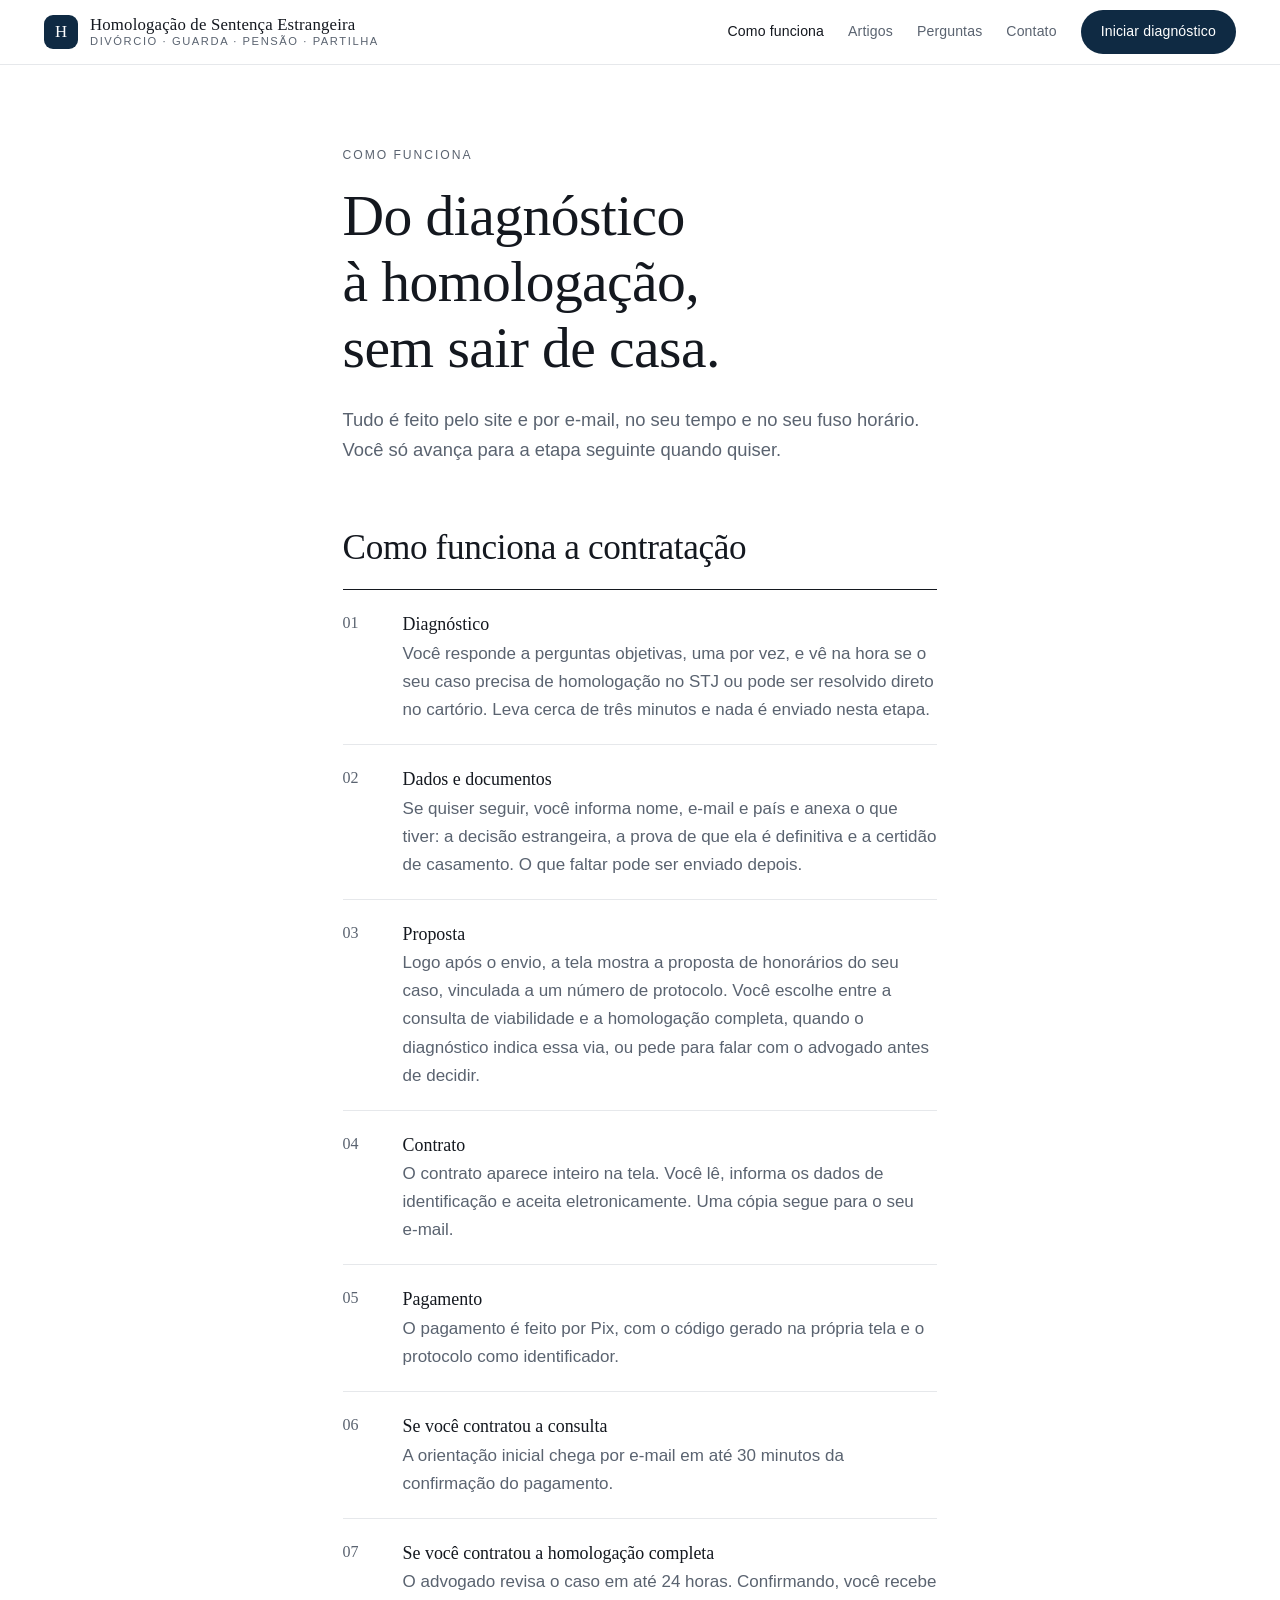
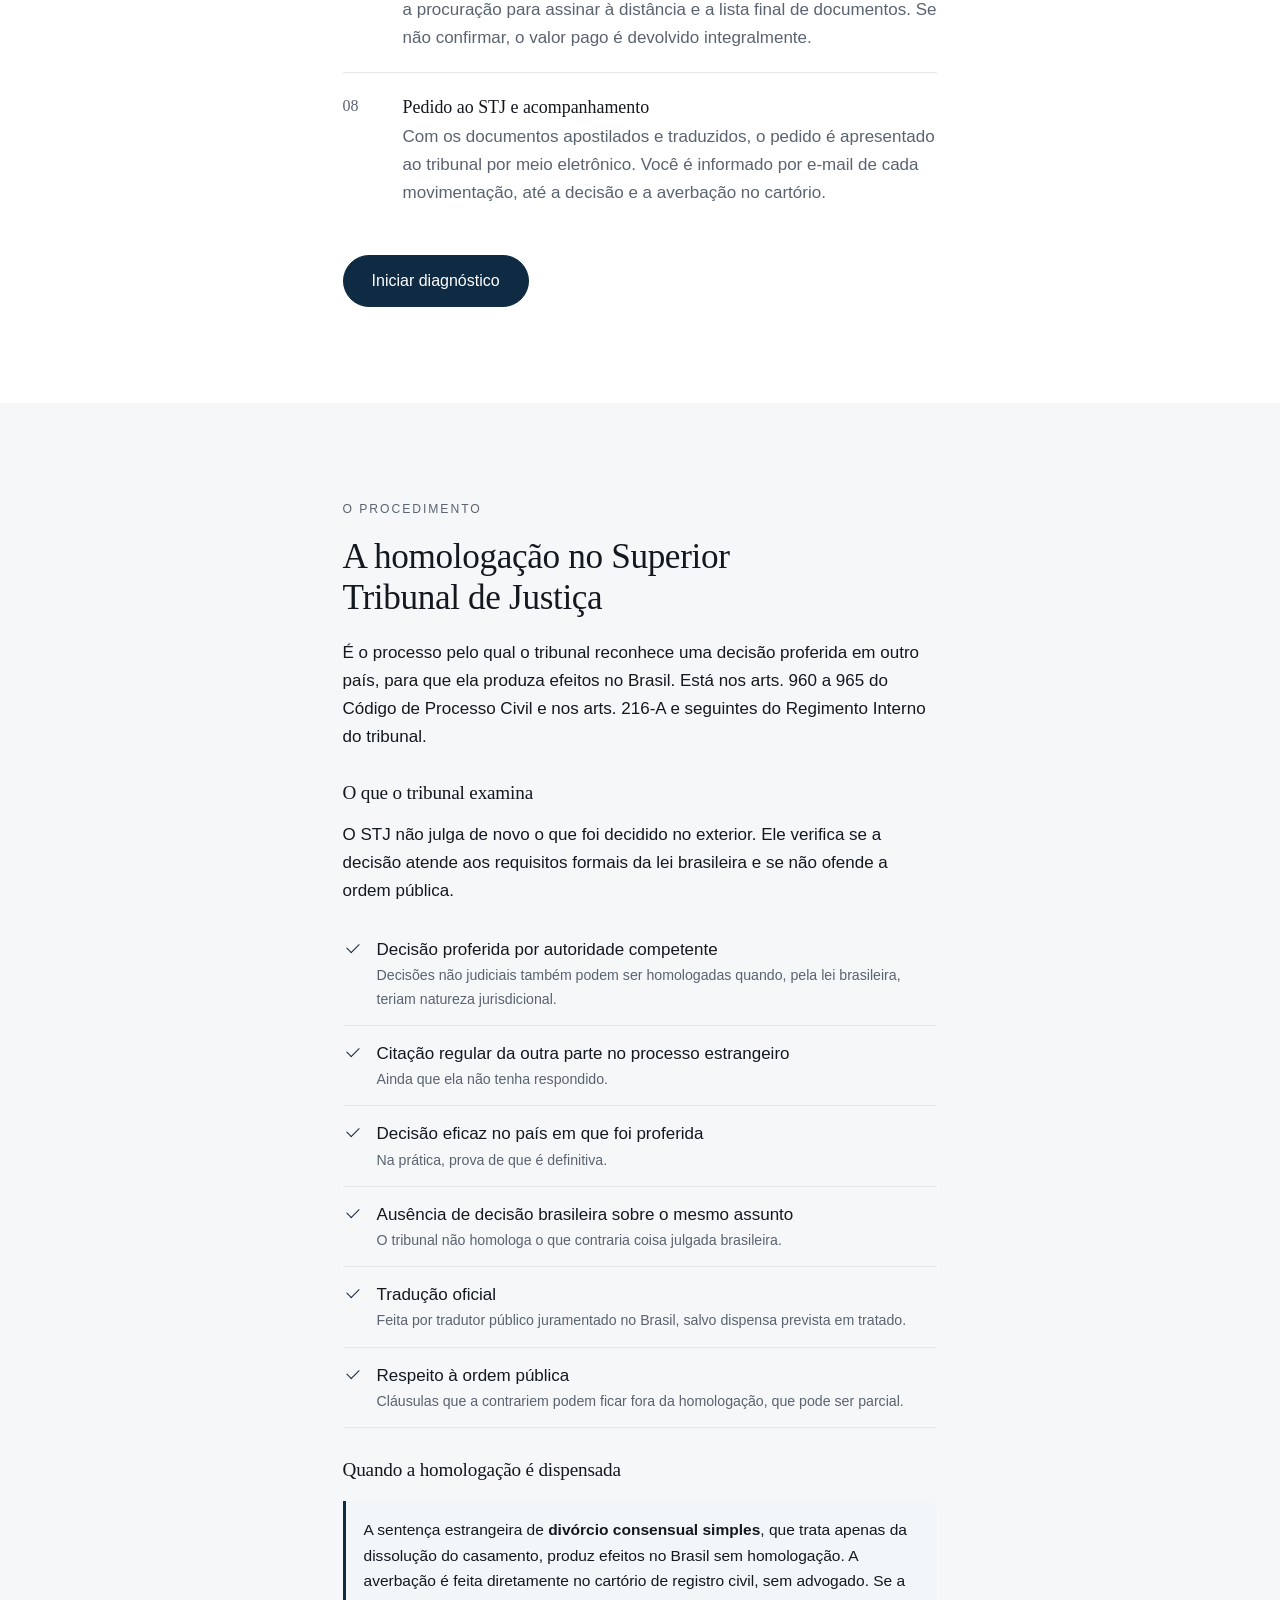
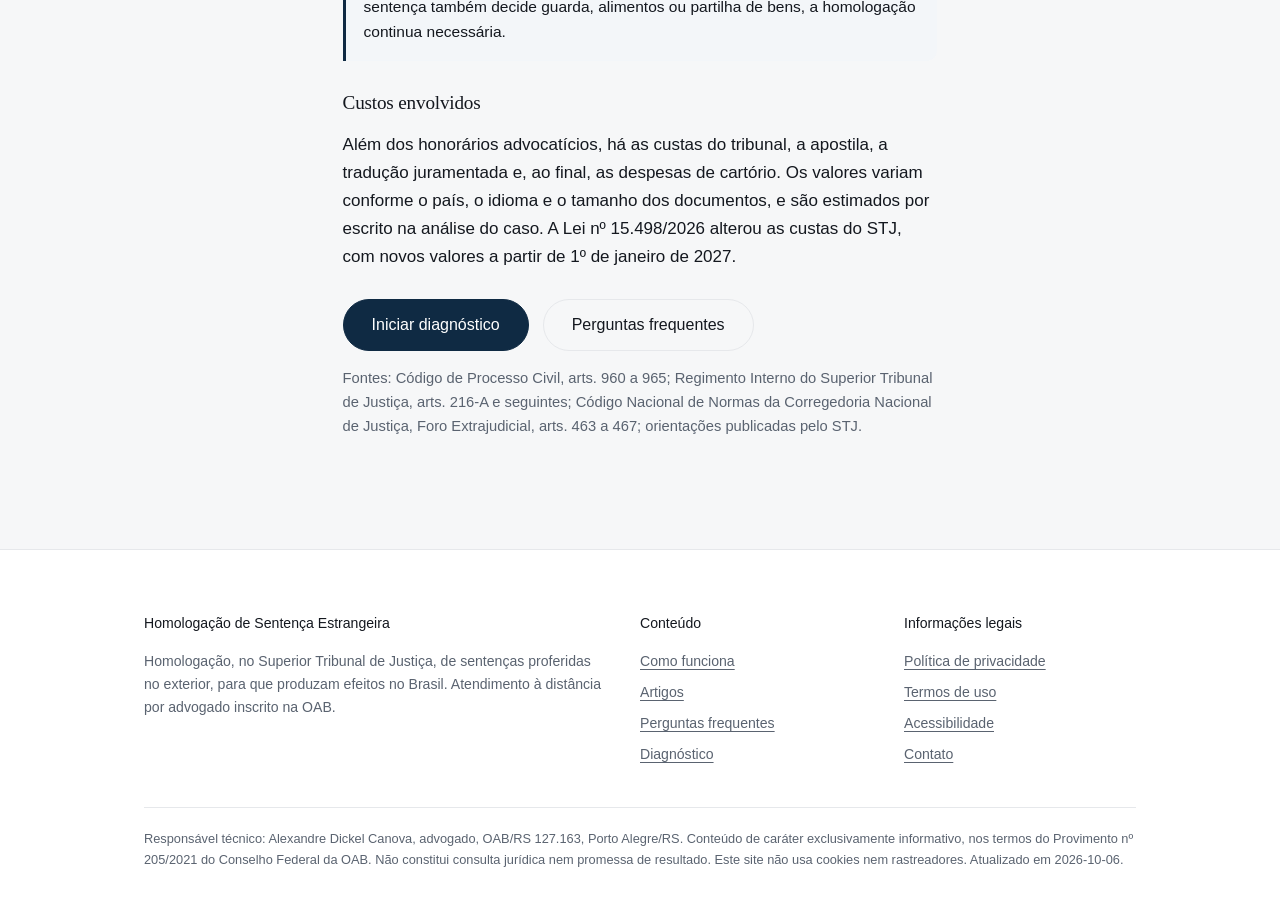
<file: homologacao.html>
<!doctype html>
<html lang="pt-BR">
<head>
<meta charset="utf-8">
<meta name="viewport" content="width=device-width, initial-scale=1">
<meta http-equiv="Content-Security-Policy" content="default-src 'self'; img-src 'self' data:; style-src 'self'; script-src 'self'; connect-src 'self'; base-uri 'self'; form-action 'self'">
<meta name="referrer" content="no-referrer">
<title>Como funciona: do diagnóstico à homologação no STJ</title>
<meta name="description" content="Veja, passo a passo, como funciona a contratação pelo site: diagnóstico, envio de documentos, proposta, contrato, pagamento e condução do pedido de homologação no Superior Tribunal de Justiça.">
<link rel="canonical" href="https://aledcanova.github.io/homologacao-sentenca-estrangeira/homologacao.html">
<meta property="og:title" content="Como funciona: do diagnóstico à homologação no STJ">
<meta property="og:description" content="Veja, passo a passo, como funciona a contratação pelo site: diagnóstico, envio de documentos, proposta, contrato, pagamento e condução do pedido de homologação no Superior Tribunal de Justiça.">
<meta property="og:locale" content="pt_BR">
<meta name="theme-color" content="#ffffff">
<link rel="icon" href="data:image/svg+xml,%3Csvg xmlns='http://www.w3.org/2000/svg' viewBox='0 0 32 32'%3E%3Crect width='32' height='32' rx='8' fill='%230f2a43'/%3E%3Ctext x='16' y='22' font-family='Georgia,serif' font-size='17' fill='%23fff' text-anchor='middle'%3EH%3C/text%3E%3C/svg%3E">
<link rel="stylesheet" href="assets/css/style.css">
</head>
<body>
<a class="skip" href="#conteudo">Pular para o conteúdo</a>
<header class="site-header">
  <div class="wrap">
    <a class="brand" href="index.html" aria-label="Homologação de Sentença Estrangeira, página inicial">
      <span class="brand-mark" aria-hidden="true">H</span>
      <span><strong>Homologação de Sentença Estrangeira</strong><small>Divórcio · Guarda · Pensão · Partilha</small></span>
    </a>
    <button class="nav-toggle" aria-expanded="false" aria-controls="nav">Menu</button>
    <nav class="nav" id="nav" aria-label="Principal">
      <a href="homologacao.html" aria-current="page">Como funciona</a>
      <a href="artigos.html">Artigos</a>
      <a href="perguntas.html">Perguntas</a>
      <a href="contato.html">Contato</a>
      <a class="cta" href="diagnostico.html">Iniciar diagnóstico</a>
    </nav>
  </div>
</header>
<main id="conteudo">

<section class="page-head">
  <div class="wrap prose">
    <p class="eyebrow">Como funciona</p>
    <h1>Do diagnóstico à homologação, sem sair de casa.</h1>
    <p class="lead">Tudo é feito pelo site e por e-mail, no seu tempo e no seu fuso horário. Você só avança para a etapa seguinte quando quiser.</p>
  </div>
</section>

<section class="section">
  <div class="wrap prose">
    <h2>Como funciona a contratação</h2>
    <ol class="steps">
      <li><strong>Diagnóstico</strong>Você responde a perguntas objetivas, uma por vez, e vê na hora se o seu caso precisa de homologação no STJ ou pode ser resolvido direto no cartório. Leva cerca de três minutos e nada é enviado nesta etapa.</li>
      <li><strong>Dados e documentos</strong>Se quiser seguir, você informa nome, e-mail e país e anexa o que tiver: a decisão estrangeira, a prova de que ela é definitiva e a certidão de casamento. O que faltar pode ser enviado depois.</li>
      <li><strong>Proposta</strong>Logo após o envio, a tela mostra a proposta de honorários do seu caso, vinculada a um número de protocolo. Você escolhe entre a consulta de viabilidade e a homologação completa, quando o diagnóstico indica essa via, ou pede para falar com o advogado antes de decidir.</li>
      <li><strong>Contrato</strong>O contrato aparece inteiro na tela. Você lê, informa os dados de identificação e aceita eletronicamente. Uma cópia segue para o seu e-mail.</li>
      <li><strong>Pagamento</strong>O pagamento é feito por Pix, com o código gerado na própria tela e o protocolo como identificador.</li>
      <li><strong>Se você contratou a consulta</strong>A orientação inicial chega por e-mail em até 30 minutos da confirmação do pagamento.</li>
      <li><strong>Se você contratou a homologação completa</strong>O advogado revisa o caso em até 24 horas. Confirmando, você recebe a procuração para assinar à distância e a lista final de documentos. Se não confirmar, o valor pago é devolvido integralmente.</li>
      <li><strong>Pedido ao STJ e acompanhamento</strong>Com os documentos apostilados e traduzidos, o pedido é apresentado ao tribunal por meio eletrônico. Você é informado por e-mail de cada movimentação, até a decisão e a averbação no cartório.</li>
    </ol>
    <div class="btns">
      <a class="btn" href="diagnostico.html">Iniciar diagnóstico</a>
    </div>
  </div>
</section>

<section class="section alt">
  <div class="wrap prose">
    <p class="eyebrow">O procedimento</p>
    <h2>A homologação no Superior Tribunal de Justiça</h2>
    <p>É o processo pelo qual o tribunal reconhece uma decisão proferida em outro país, para que ela produza efeitos no Brasil. Está nos arts. 960 a 965 do Código de Processo Civil e nos arts. 216-A e seguintes do Regimento Interno do tribunal.</p>
    <h3>O que o tribunal examina</h3>
    <p>O STJ não julga de novo o que foi decidido no exterior. Ele verifica se a decisão atende aos requisitos formais da lei brasileira e se não ofende a ordem pública.</p>
    <ul class="checklist">
      <li>Decisão proferida por autoridade competente<small>Decisões não judiciais também podem ser homologadas quando, pela lei brasileira, teriam natureza jurisdicional.</small></li>
      <li>Citação regular da outra parte no processo estrangeiro<small>Ainda que ela não tenha respondido.</small></li>
      <li>Decisão eficaz no país em que foi proferida<small>Na prática, prova de que é definitiva.</small></li>
      <li>Ausência de decisão brasileira sobre o mesmo assunto<small>O tribunal não homologa o que contraria coisa julgada brasileira.</small></li>
      <li>Tradução oficial<small>Feita por tradutor público juramentado no Brasil, salvo dispensa prevista em tratado.</small></li>
      <li>Respeito à ordem pública<small>Cláusulas que a contrariem podem ficar fora da homologação, que pode ser parcial.</small></li>
    </ul>

    <h3>Quando a homologação é dispensada</h3>
    <div class="note">
      <p>A sentença estrangeira de <strong>divórcio consensual simples</strong>, que trata apenas da dissolução do casamento, produz efeitos no Brasil sem homologação. A averbação é feita diretamente no cartório de registro civil, sem advogado. Se a sentença também decide guarda, alimentos ou partilha de bens, a homologação continua necessária.</p>
    </div>

    <h3>Custos envolvidos</h3>
    <p>Além dos honorários advocatícios, há as custas do tribunal, a apostila, a tradução juramentada e, ao final, as despesas de cartório. Os valores variam conforme o país, o idioma e o tamanho dos documentos, e são estimados por escrito na análise do caso. A Lei nº 15.498/2026 alterou as custas do STJ, com novos valores a partir de 1º de janeiro de 2027.</p>

    <div class="btns">
      <a class="btn" href="diagnostico.html">Iniciar diagnóstico</a>
      <a class="btn ghost" href="perguntas.html">Perguntas frequentes</a>
    </div>
    <p class="muted">Fontes: Código de Processo Civil, arts. 960 a 965; Regimento Interno do Superior Tribunal de Justiça, arts. 216-A e seguintes; Código Nacional de Normas da Corregedoria Nacional de Justiça, Foro Extrajudicial, arts. 463 a 467; orientações publicadas pelo STJ.</p>
  </div>
</section>

</main>
<footer class="site-footer">
  <div class="wrap">
    <div class="cols">
      <div>
        <p><strong>Homologação de Sentença Estrangeira</strong></p>
        <p>Homologação, no Superior Tribunal de Justiça, de sentenças proferidas no exterior, para que produzam efeitos no Brasil. Atendimento à distância por advogado inscrito na OAB.</p>
      </div>
      <div>
        <p><strong>Conteúdo</strong></p>
        <ul>
          <li><a href="homologacao.html">Como funciona</a></li>
          <li><a href="artigos.html">Artigos</a></li>
          <li><a href="perguntas.html">Perguntas frequentes</a></li>
          <li><a href="diagnostico.html">Diagnóstico</a></li>
        </ul>
      </div>
      <div>
        <p><strong>Informações legais</strong></p>
        <ul>
          <li><a href="privacidade.html">Política de privacidade</a></li>
          <li><a href="termos.html">Termos de uso</a></li>
          <li><a href="acessibilidade.html">Acessibilidade</a></li>
          <li><a href="contato.html">Contato</a></li>
        </ul>
      </div>
    </div>
    <p class="legal-line">Responsável técnico: Alexandre Dickel Canova, advogado, OAB/RS 127.163, Porto Alegre/RS. Conteúdo de caráter exclusivamente informativo, nos termos do Provimento nº 205/2021 do Conselho Federal da OAB. Não constitui consulta jurídica nem promessa de resultado. Este site não usa cookies nem rastreadores. Atualizado em 2026-10-06.</p>
  </div>
</footer>
<script src="assets/js/site.js" defer></script>

</body>
</html>
</file>
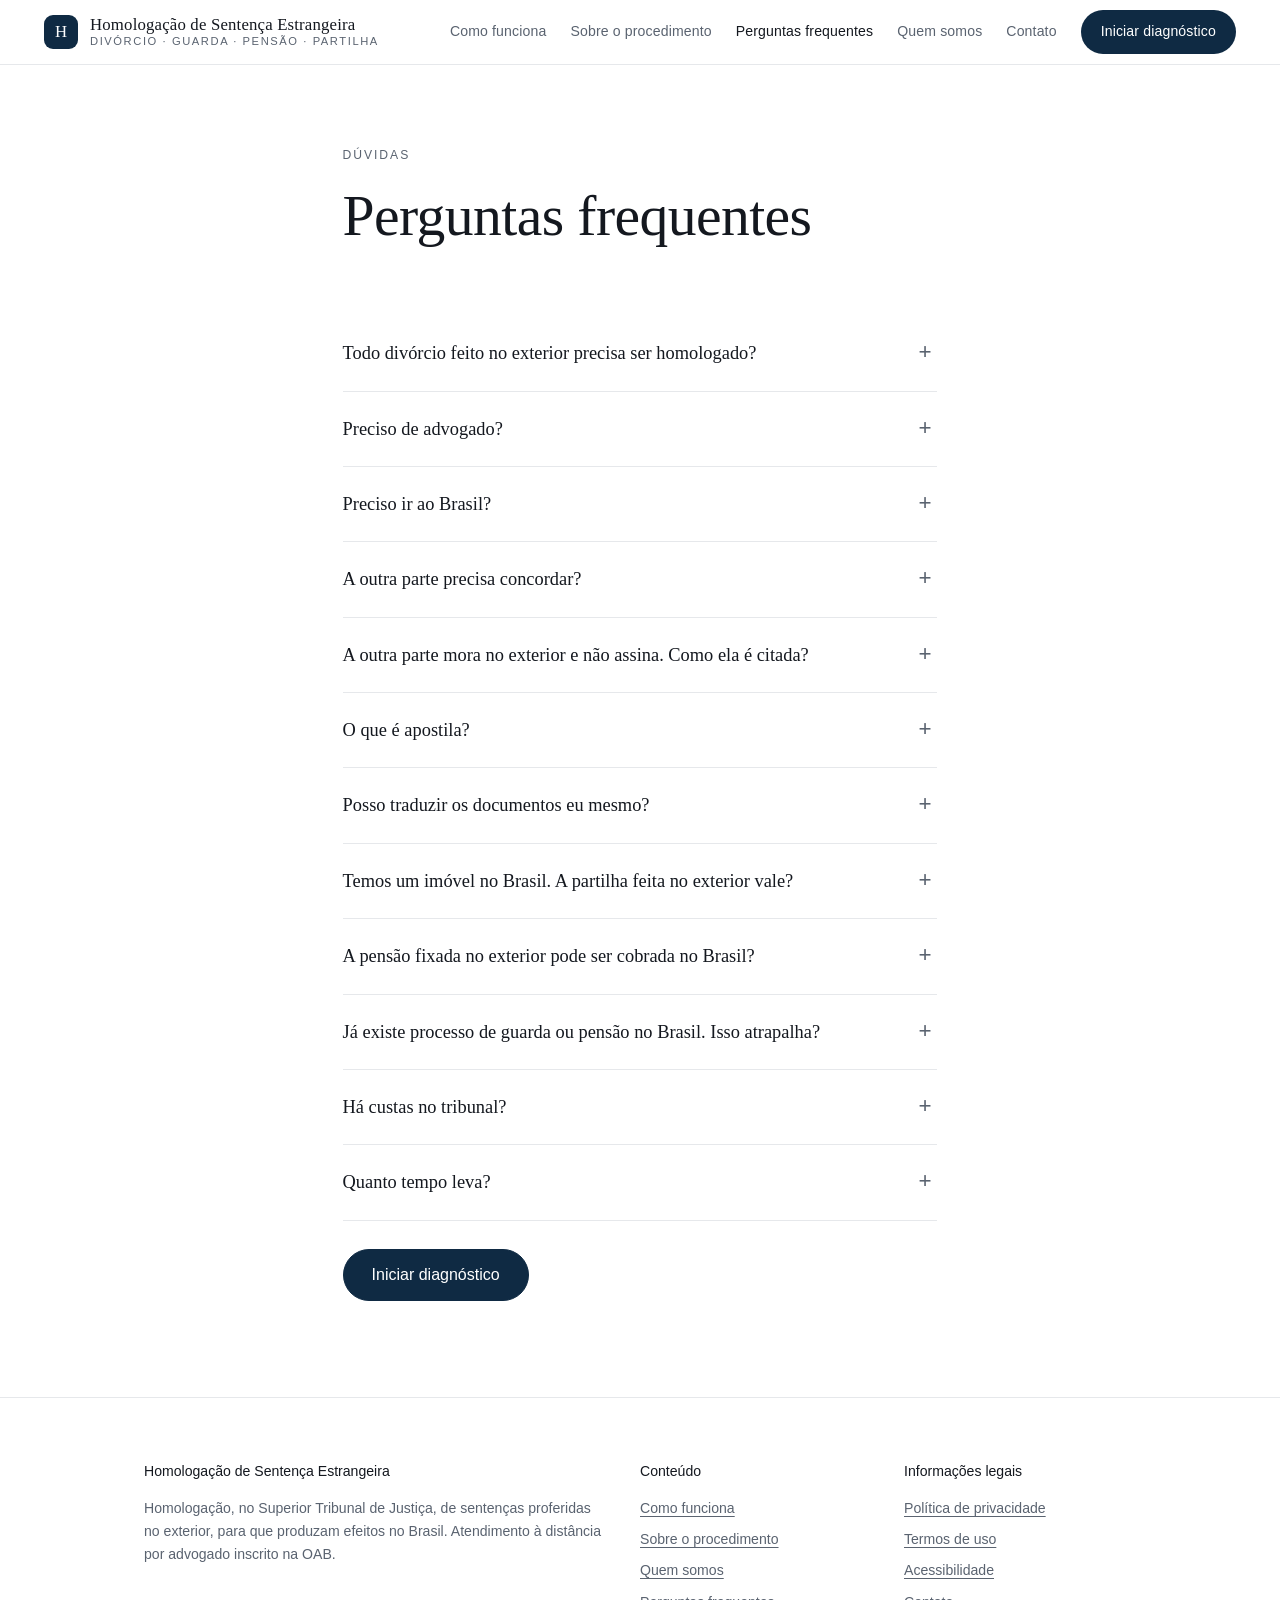
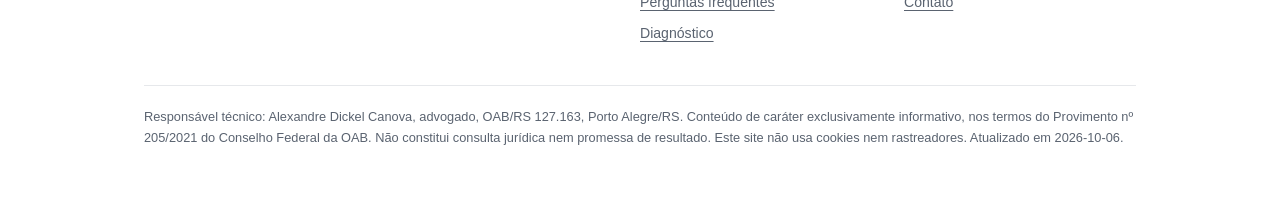
<file: perguntas.html>
<!doctype html>
<html lang="pt-BR">
<head>
<meta charset="utf-8">
<meta name="viewport" content="width=device-width, initial-scale=1">
<meta http-equiv="Content-Security-Policy" content="default-src 'self'; img-src 'self' data:; style-src 'self'; script-src 'self'; connect-src 'self'; base-uri 'self'; form-action 'self'">
<meta name="referrer" content="no-referrer">
<title>Perguntas frequentes sobre homologação de sentença estrangeira</title>
<meta name="description" content="Precisa de advogado? Precisa vir ao Brasil? E se a outra parte não concordar? Respostas objetivas sobre a homologação de decisões estrangeiras no STJ.">
<link rel="canonical" href="https://aledcanova.github.io/homologacao-sentenca-estrangeira/perguntas.html">
<meta property="og:title" content="Perguntas frequentes sobre homologação de sentença estrangeira">
<meta property="og:description" content="Precisa de advogado? Precisa vir ao Brasil? E se a outra parte não concordar? Respostas objetivas sobre a homologação de decisões estrangeiras no STJ.">
<meta property="og:locale" content="pt_BR">
<meta name="theme-color" content="#ffffff">
<link rel="icon" href="data:image/svg+xml,%3Csvg xmlns='http://www.w3.org/2000/svg' viewBox='0 0 32 32'%3E%3Crect width='32' height='32' rx='8' fill='%230f2a43'/%3E%3Ctext x='16' y='22' font-family='Georgia,serif' font-size='17' fill='%23fff' text-anchor='middle'%3EH%3C/text%3E%3C/svg%3E">
<link rel="stylesheet" href="assets/css/style.css">
</head>
<body>
<a class="skip" href="#conteudo">Pular para o conteúdo</a>
<header class="site-header">
  <div class="wrap">
    <a class="brand" href="index.html" aria-label="Homologação de Sentença Estrangeira, página inicial">
      <span class="brand-mark" aria-hidden="true">H</span>
      <span><strong>Homologação de Sentença Estrangeira</strong><small>Divórcio · Guarda · Pensão · Partilha</small></span>
    </a>
    <button class="nav-toggle" aria-expanded="false" aria-controls="nav">Menu</button>
    <nav class="nav" id="nav" aria-label="Principal">
      <a href="homologacao.html">Como funciona</a>
      <a href="procedimento.html">Sobre o procedimento</a>
      <a href="perguntas.html" aria-current="page">Perguntas frequentes</a>
      <a href="quem-somos.html">Quem somos</a>
      <a href="contato.html">Contato</a>
      <a class="cta" href="diagnostico.html">Iniciar diagnóstico</a>
    </nav>
  </div>
</header>
<main id="conteudo">

<section class="page-head">
  <div class="wrap prose">
    <p class="eyebrow">Dúvidas</p>
    <h1>Perguntas frequentes</h1>
  </div>
</section>
<section class="section">
  <div class="wrap prose">
    <details><summary>Todo divórcio feito no exterior precisa ser homologado?</summary>
      <p>Não. O divórcio consensual simples, em que a sentença trata só da dissolução do casamento, é averbado direto no cartório de registro civil, sem homologação e sem advogado. Se a sentença também decide guarda de filhos, alimentos ou partilha de bens, é preciso homologar.</p></details>
    <details><summary>Preciso de advogado?</summary>
      <p>Para a homologação, sim: o pedido ao STJ é feito por petição eletrônica assinada por advogado. Para a averbação direta do divórcio consensual simples, não.</p></details>
    <details><summary>Preciso ir ao Brasil?</summary>
      <p>Não. O processo é eletrônico e a procuração pode ser assinada à distância.</p></details>
    <details><summary>A outra parte precisa concordar?</summary>
      <p>Não. A declaração de concordância não é obrigatória, mas dispensa a citação e encurta o processo.</p></details>
    <details><summary>A outra parte mora no exterior e não assina. Como ela é citada?</summary>
      <p>Por carta rogatória, enviada às autoridades do país em que ela mora. Os documentos da carta precisam de tradução juramentada, e o cumprimento depende do país de destino.</p></details>
    <details><summary>O que é apostila?</summary>
      <p>É o ato pelo qual a autoridade do país de origem atesta a autenticidade de um documento público, conforme a Convenção da Haia de 1961. É feita no país em que o documento foi emitido. Para países que não aderiram à Convenção, usa-se a legalização consular.</p></details>
    <details><summary>Posso traduzir os documentos eu mesmo?</summary>
      <p>Não. A tradução deve ser feita por tradutor público juramentado no Brasil.</p></details>
    <details><summary>Temos um imóvel no Brasil. A partilha feita no exterior vale?</summary>
      <p>É um ponto sensível: a lei reserva à Justiça brasileira a partilha de imóveis situados no país. Quando a decisão estrangeira apenas confirma um acordo entre os ex-cônjuges, o STJ tem admitido a homologação. Cada caso precisa ser analisado.</p></details>
    <details><summary>A pensão fixada no exterior pode ser cobrada no Brasil?</summary>
      <p>Depois de homologada, a decisão pode ser executada na Justiça Federal. A homologação não impede pedido posterior de revisão do valor no Brasil.</p></details>
    <details><summary>Já existe processo de guarda ou pensão no Brasil. Isso atrapalha?</summary>
      <p>Pode limitar o pedido. O STJ não homologa a parte da decisão estrangeira que trata de assunto já decidido pela Justiça brasileira.</p></details>
    <details><summary>Há custas no tribunal?</summary>
      <p>Sim, pagas ao próprio tribunal por guia. A Lei nº 15.498/2026 alterou esses valores a partir de 1º de janeiro de 2027. A carta rogatória não tem custas no STJ, mas o país de destino pode cobrar pelo cumprimento.</p></details>
    <details><summary>Quanto tempo leva?</summary>
      <p>Depende do tempo de apostila e tradução, de haver ou não concordância da outra parte e do andamento do tribunal. Com citação por carta rogatória, o prazo aumenta. Não é possível garantir prazo.</p></details>
    <div class="btns"><a class="btn" href="diagnostico.html">Iniciar diagnóstico</a></div>
  </div>
</section>

</main>
<footer class="site-footer">
  <div class="wrap">
    <div class="cols">
      <div>
        <p><strong>Homologação de Sentença Estrangeira</strong></p>
        <p>Homologação, no Superior Tribunal de Justiça, de sentenças proferidas no exterior, para que produzam efeitos no Brasil. Atendimento à distância por advogado inscrito na OAB.</p>
      </div>
      <div>
        <p><strong>Conteúdo</strong></p>
        <ul>
          <li><a href="homologacao.html">Como funciona</a></li>
          <li><a href="procedimento.html">Sobre o procedimento</a></li>
          <li><a href="quem-somos.html">Quem somos</a></li>
          <li><a href="perguntas.html">Perguntas frequentes</a></li>
          <li><a href="diagnostico.html">Diagnóstico</a></li>
        </ul>
      </div>
      <div>
        <p><strong>Informações legais</strong></p>
        <ul>
          <li><a href="privacidade.html">Política de privacidade</a></li>
          <li><a href="termos.html">Termos de uso</a></li>
          <li><a href="acessibilidade.html">Acessibilidade</a></li>
          <li><a href="contato.html">Contato</a></li>
        </ul>
      </div>
    </div>
    <p class="legal-line">Responsável técnico: Alexandre Dickel Canova, advogado, OAB/RS 127.163, Porto Alegre/RS. Conteúdo de caráter exclusivamente informativo, nos termos do Provimento nº 205/2021 do Conselho Federal da OAB. Não constitui consulta jurídica nem promessa de resultado. Este site não usa cookies nem rastreadores. Atualizado em 2026-10-06.</p>
  </div>
</footer>
<script src="assets/js/site.js" defer></script>

</body>
</html>
</file>
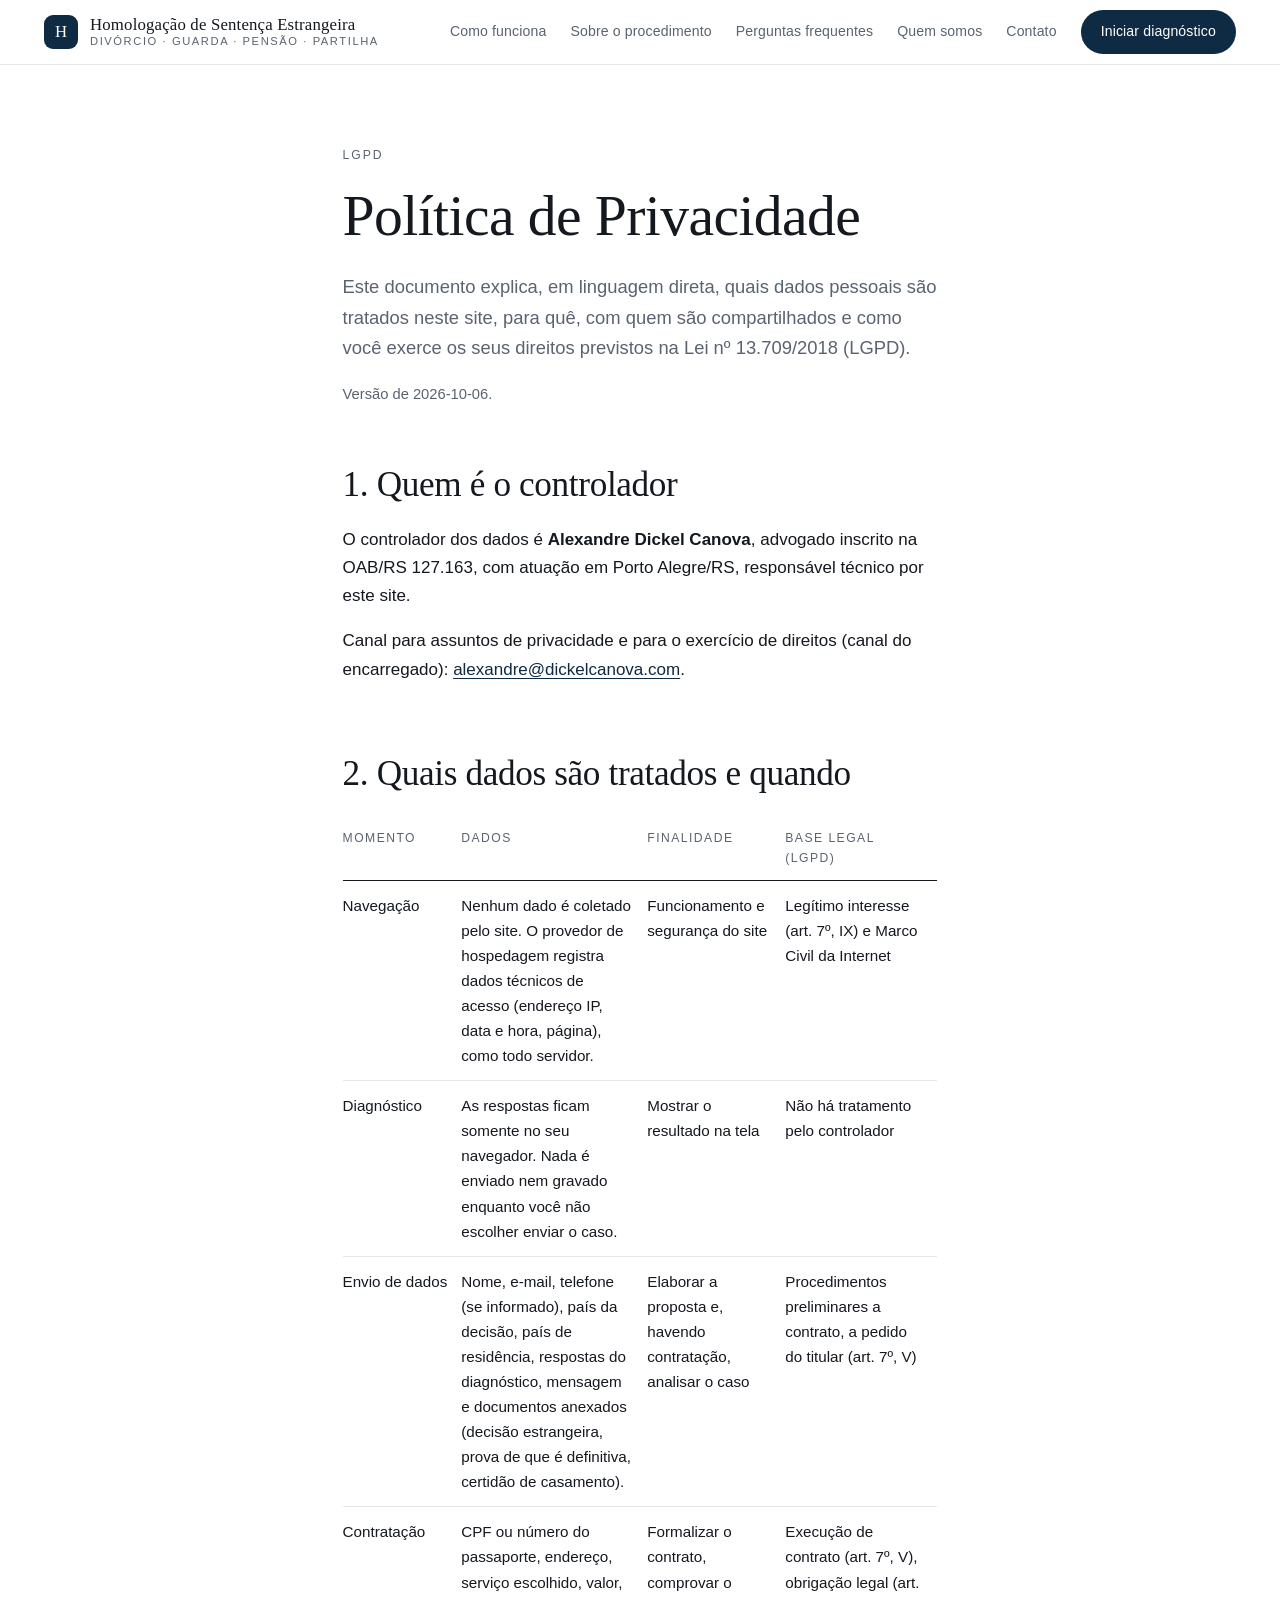
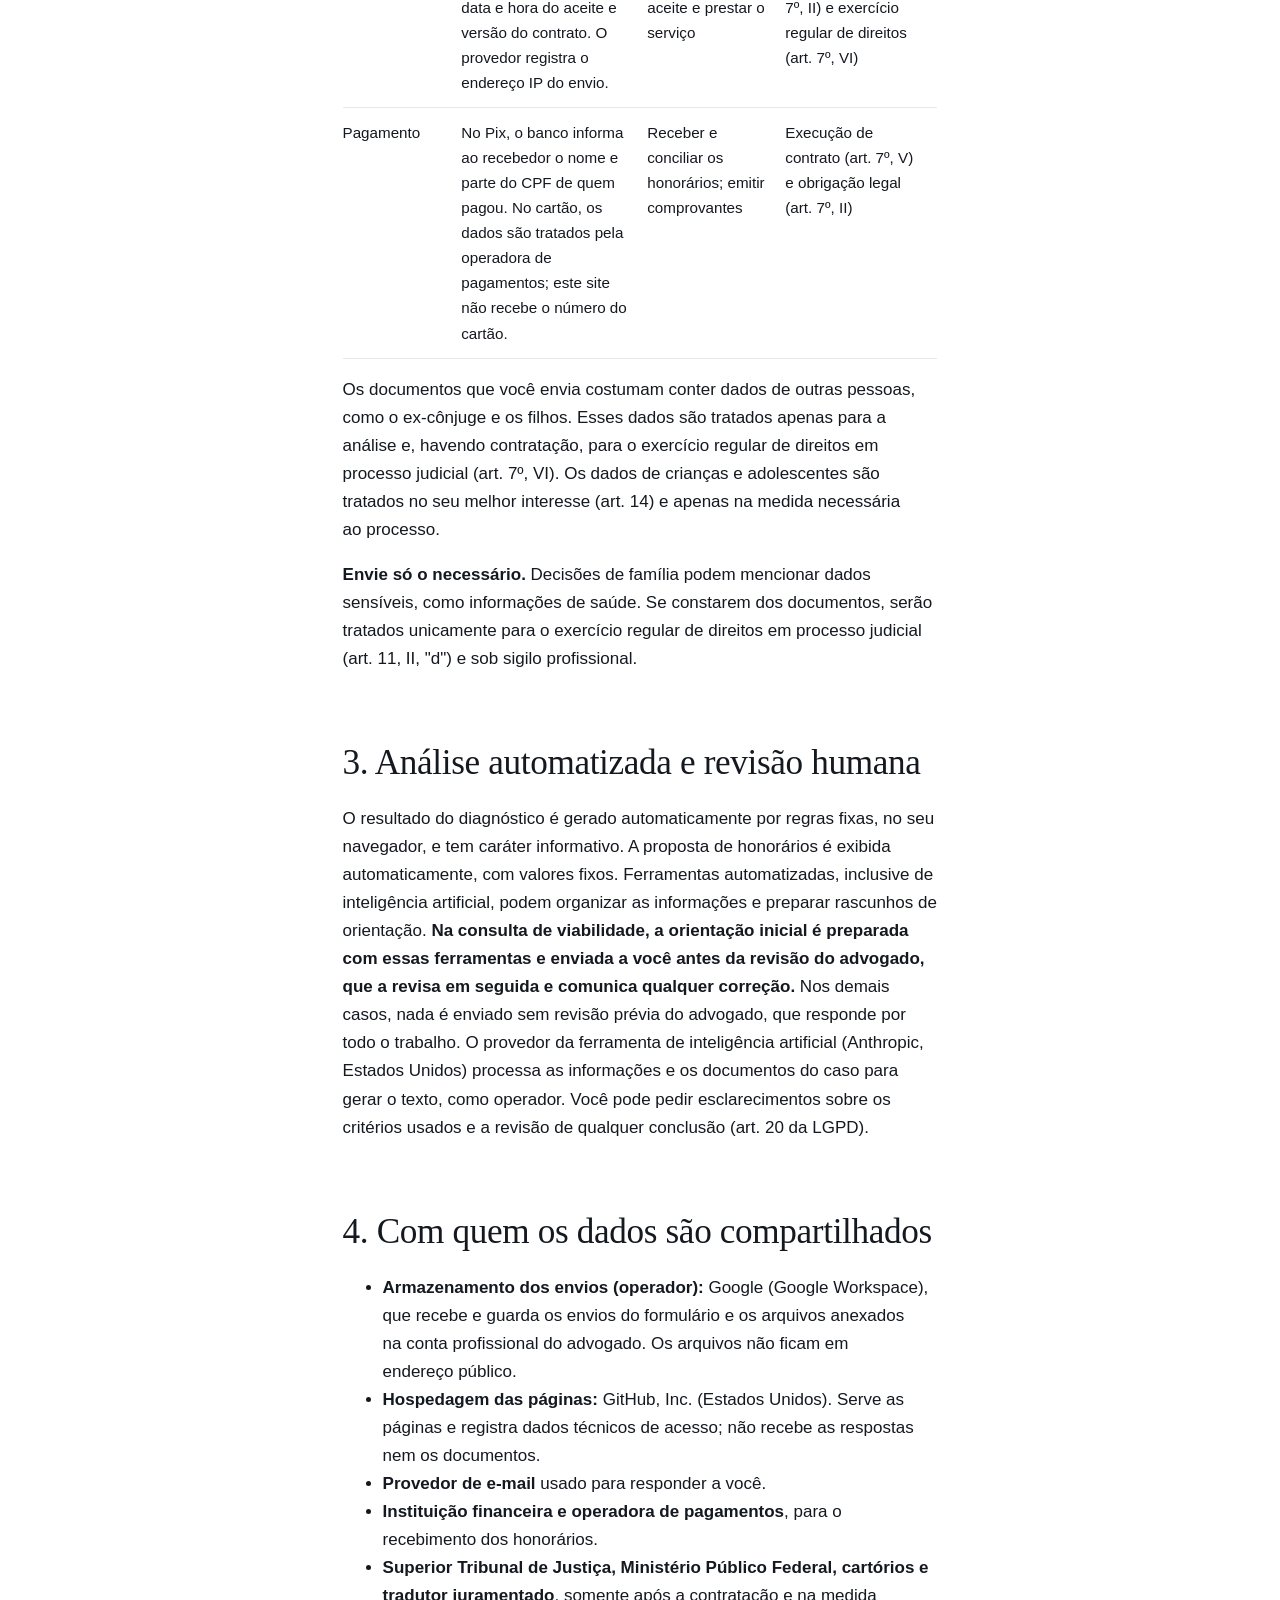
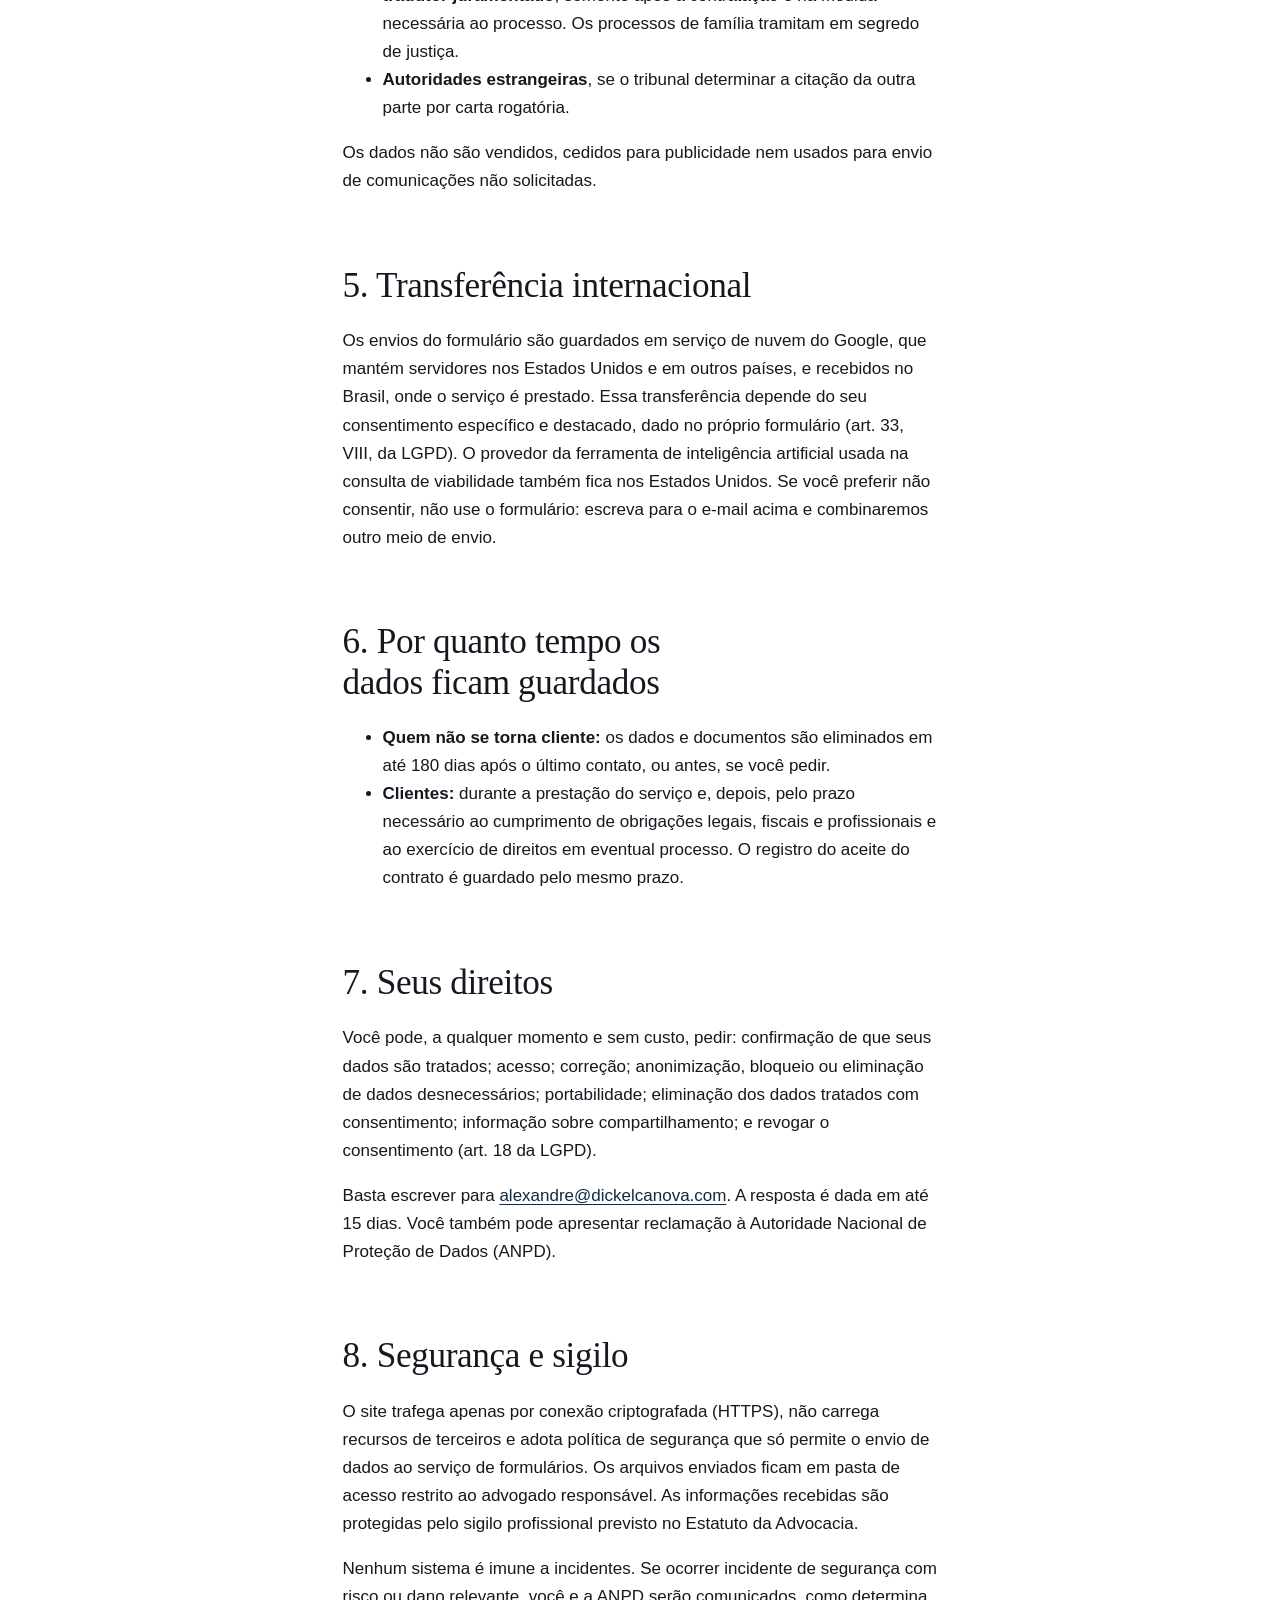
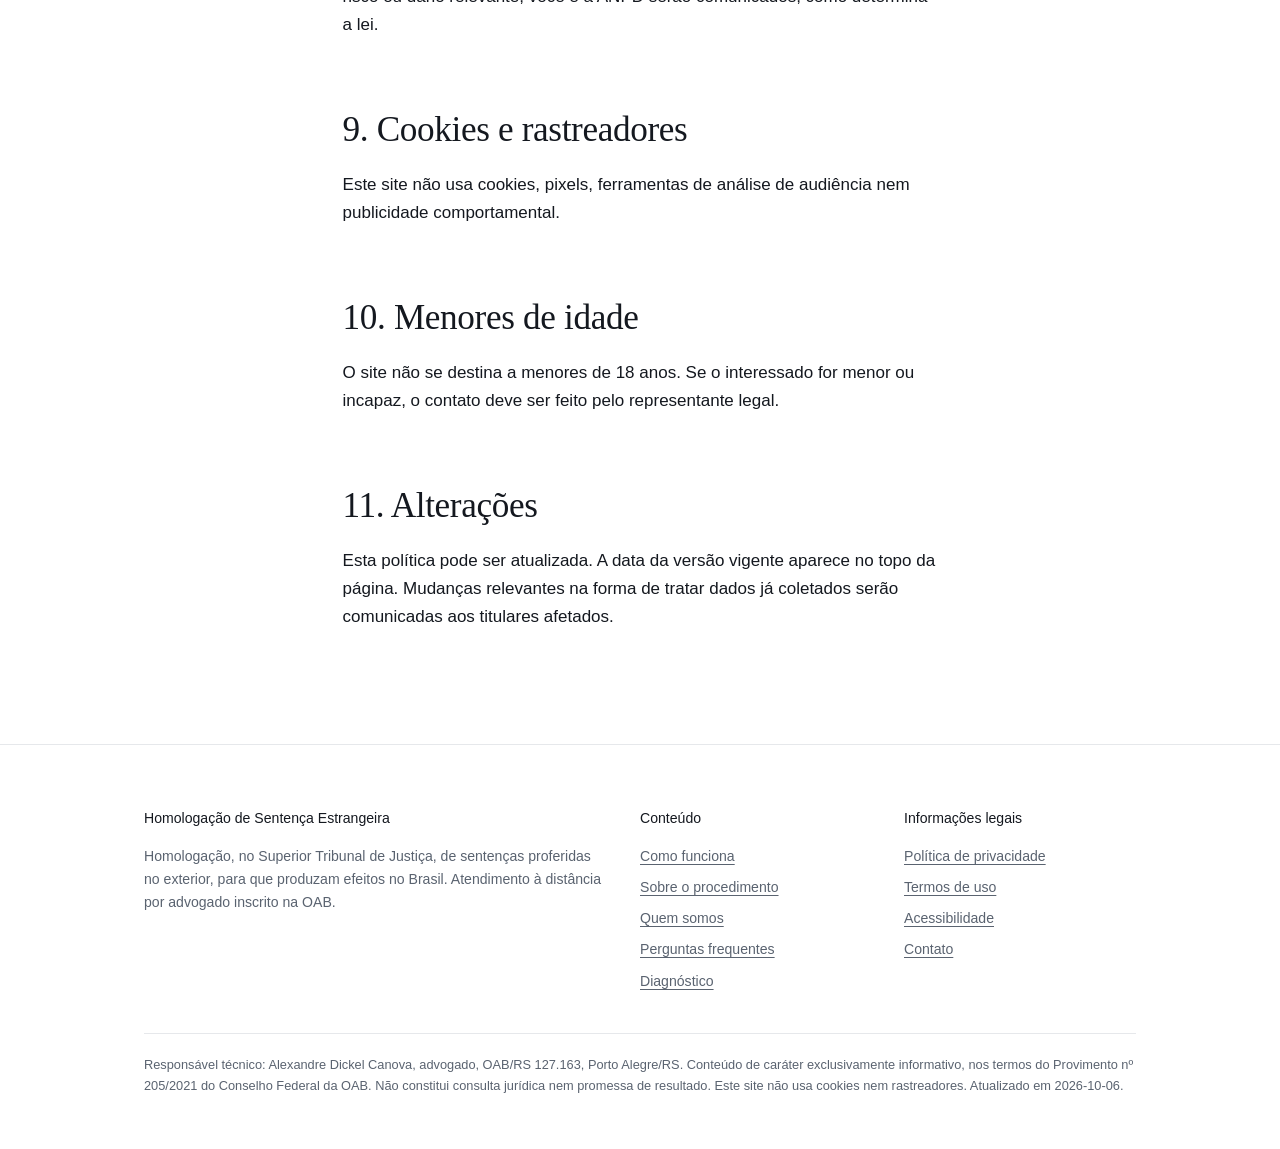
<file: privacidade.html>
<!doctype html>
<html lang="pt-BR">
<head>
<meta charset="utf-8">
<meta name="viewport" content="width=device-width, initial-scale=1">
<meta http-equiv="Content-Security-Policy" content="default-src 'self'; img-src 'self' data:; style-src 'self'; script-src 'self'; connect-src 'self'; base-uri 'self'; form-action 'self'">
<meta name="referrer" content="no-referrer">
<title>Política de Privacidade</title>
<meta name="description" content="Como os seus dados pessoais são tratados neste site, com que finalidade, por quanto tempo e quais são os seus direitos segundo a LGPD.">
<link rel="canonical" href="https://aledcanova.github.io/homologacao-sentenca-estrangeira/privacidade.html">
<meta property="og:title" content="Política de Privacidade">
<meta property="og:description" content="Como os seus dados pessoais são tratados neste site, com que finalidade, por quanto tempo e quais são os seus direitos segundo a LGPD.">
<meta property="og:locale" content="pt_BR">
<meta name="theme-color" content="#ffffff">
<link rel="icon" href="data:image/svg+xml,%3Csvg xmlns='http://www.w3.org/2000/svg' viewBox='0 0 32 32'%3E%3Crect width='32' height='32' rx='8' fill='%230f2a43'/%3E%3Ctext x='16' y='22' font-family='Georgia,serif' font-size='17' fill='%23fff' text-anchor='middle'%3EH%3C/text%3E%3C/svg%3E">
<link rel="stylesheet" href="assets/css/style.css">
</head>
<body>
<a class="skip" href="#conteudo">Pular para o conteúdo</a>
<header class="site-header">
  <div class="wrap">
    <a class="brand" href="index.html" aria-label="Homologação de Sentença Estrangeira, página inicial">
      <span class="brand-mark" aria-hidden="true">H</span>
      <span><strong>Homologação de Sentença Estrangeira</strong><small>Divórcio · Guarda · Pensão · Partilha</small></span>
    </a>
    <button class="nav-toggle" aria-expanded="false" aria-controls="nav">Menu</button>
    <nav class="nav" id="nav" aria-label="Principal">
      <a href="homologacao.html">Como funciona</a>
      <a href="procedimento.html">Sobre o procedimento</a>
      <a href="perguntas.html">Perguntas frequentes</a>
      <a href="quem-somos.html">Quem somos</a>
      <a href="contato.html">Contato</a>
      <a class="cta" href="diagnostico.html">Iniciar diagnóstico</a>
    </nav>
  </div>
</header>
<main id="conteudo">

<section class="page-head">
  <div class="wrap prose">
    <p class="eyebrow">LGPD</p>
    <h1>Política de Privacidade</h1>
    <p class="lead">Este documento explica, em linguagem direta, quais dados pessoais são tratados neste site, para quê, com quem são compartilhados e como você exerce os seus direitos previstos na Lei nº 13.709/2018 (LGPD).</p>
    <p class="muted">Versão de 2026-10-06.</p>
  </div>
</section>
<section class="section">
  <div class="wrap prose">
    <h2>1. Quem é o controlador</h2>
    <p>O controlador dos dados é <strong>Alexandre Dickel Canova</strong>, advogado inscrito na OAB/RS 127.163, com atuação em Porto Alegre/RS, responsável técnico por este site.</p>
    <p>Canal para assuntos de privacidade e para o exercício de direitos (canal do encarregado): <a href="mailto:alexandre@dickelcanova.com">alexandre@dickelcanova.com</a>.</p>

    <h2>2. Quais dados são tratados e quando</h2>
    <div class="table-wrap">
      <table>
        <thead><tr><th>Momento</th><th>Dados</th><th>Finalidade</th><th>Base legal (LGPD)</th></tr></thead>
        <tbody>
          <tr><th>Navegação</th><td>Nenhum dado é coletado pelo site. O provedor de hospedagem registra dados técnicos de acesso (endereço IP, data e hora, página), como todo servidor.</td><td>Funcionamento e segurança do site</td><td>Legítimo interesse (art. 7º, IX) e Marco Civil da Internet</td></tr>
          <tr><th>Diagnóstico</th><td>As respostas ficam somente no seu navegador. Nada é enviado nem gravado enquanto você não escolher enviar o caso.</td><td>Mostrar o resultado na tela</td><td>Não há tratamento pelo controlador</td></tr>
          <tr><th>Envio de dados</th><td>Nome, e-mail, telefone (se informado), país da decisão, país de residência, respostas do diagnóstico, mensagem e documentos anexados (decisão estrangeira, prova de que é definitiva, certidão de casamento).</td><td>Elaborar a proposta e, havendo contratação, analisar o caso</td><td>Procedimentos preliminares a contrato, a pedido do titular (art. 7º, V)</td></tr>
          <tr><th>Contratação</th><td>CPF ou número do passaporte, endereço, serviço escolhido, valor, data e hora do aceite e versão do contrato. O provedor registra o endereço IP do envio.</td><td>Formalizar o contrato, comprovar o aceite e prestar o serviço</td><td>Execução de contrato (art. 7º, V), obrigação legal (art. 7º, II) e exercício regular de direitos (art. 7º, VI)</td></tr>
          <tr><th>Pagamento</th><td>No Pix, o banco informa ao recebedor o nome e parte do CPF de quem pagou. No cartão, os dados são tratados pela operadora de pagamentos; este site não recebe o número do cartão.</td><td>Receber e conciliar os honorários; emitir comprovantes</td><td>Execução de contrato (art. 7º, V) e obrigação legal (art. 7º, II)</td></tr>
        </tbody>
      </table>
    </div>
    <p>Os documentos que você envia costumam conter dados de outras pessoas, como o ex-cônjuge e os filhos. Esses dados são tratados apenas para a análise e, havendo contratação, para o exercício regular de direitos em processo judicial (art. 7º, VI). Os dados de crianças e adolescentes são tratados no seu melhor interesse (art. 14) e apenas na medida necessária ao processo.</p>
    <p><strong>Envie só o necessário.</strong> Decisões de família podem mencionar dados sensíveis, como informações de saúde. Se constarem dos documentos, serão tratados unicamente para o exercício regular de direitos em processo judicial (art. 11, II, "d") e sob sigilo profissional.</p>

    <h2>3. Análise automatizada e revisão humana</h2>
    <p>O resultado do diagnóstico é gerado automaticamente por regras fixas, no seu navegador, e tem caráter informativo. A proposta de honorários é exibida automaticamente, com valores fixos. Ferramentas automatizadas, inclusive de inteligência artificial, podem organizar as informações e preparar rascunhos de orientação. <strong>Na consulta de viabilidade, a orientação inicial é preparada com essas ferramentas e enviada a você antes da revisão do advogado, que a revisa em seguida e comunica qualquer correção.</strong> Nos demais casos, nada é enviado sem revisão prévia do advogado, que responde por todo o trabalho. O provedor da ferramenta de inteligência artificial (Anthropic, Estados Unidos) processa as informações e os documentos do caso para gerar o texto, como operador. Você pode pedir esclarecimentos sobre os critérios usados e a revisão de qualquer conclusão (art. 20 da LGPD).</p>

    <h2>4. Com quem os dados são compartilhados</h2>
    <ul>
      <li><strong>Armazenamento dos envios (operador):</strong> Google (Google Workspace), que recebe e guarda os envios do formulário e os arquivos anexados na conta profissional do advogado. Os arquivos não ficam em endereço público.</li>
      <li><strong>Hospedagem das páginas:</strong> GitHub, Inc. (Estados Unidos). Serve as páginas e registra dados técnicos de acesso; não recebe as respostas nem os documentos.</li>
      <li><strong>Provedor de e-mail</strong> usado para responder a você.</li>
      <li><strong>Instituição financeira e operadora de pagamentos</strong>, para o recebimento dos honorários.</li>
      <li><strong>Superior Tribunal de Justiça, Ministério Público Federal, cartórios e tradutor juramentado</strong>, somente após a contratação e na medida necessária ao processo. Os processos de família tramitam em segredo de justiça.</li>
      <li><strong>Autoridades estrangeiras</strong>, se o tribunal determinar a citação da outra parte por carta rogatória.</li>
    </ul>
    <p>Os dados não são vendidos, cedidos para publicidade nem usados para envio de comunicações não solicitadas.</p>

    <h2>5. Transferência internacional</h2>
    <p>Os envios do formulário são guardados em serviço de nuvem do Google, que mantém servidores nos Estados Unidos e em outros países, e recebidos no Brasil, onde o serviço é prestado. Essa transferência depende do seu consentimento específico e destacado, dado no próprio formulário (art. 33, VIII, da LGPD). O provedor da ferramenta de inteligência artificial usada na consulta de viabilidade também fica nos Estados Unidos. Se você preferir não consentir, não use o formulário: escreva para o e-mail acima e combinaremos outro meio de envio.</p>

    <h2>6. Por quanto tempo os dados ficam guardados</h2>
    <ul>
      <li><strong>Quem não se torna cliente:</strong> os dados e documentos são eliminados em até 180 dias após o último contato, ou antes, se você pedir.</li>
      <li><strong>Clientes:</strong> durante a prestação do serviço e, depois, pelo prazo necessário ao cumprimento de obrigações legais, fiscais e profissionais e ao exercício de direitos em eventual processo. O registro do aceite do contrato é guardado pelo mesmo prazo.</li>
    </ul>

    <h2>7. Seus direitos</h2>
    <p>Você pode, a qualquer momento e sem custo, pedir: confirmação de que seus dados são tratados; acesso; correção; anonimização, bloqueio ou eliminação de dados desnecessários; portabilidade; eliminação dos dados tratados com consentimento; informação sobre compartilhamento; e revogar o consentimento (art. 18 da LGPD).</p>
    <p>Basta escrever para <a href="mailto:alexandre@dickelcanova.com">alexandre@dickelcanova.com</a>. A resposta é dada em até 15 dias. Você também pode apresentar reclamação à Autoridade Nacional de Proteção de Dados (ANPD).</p>

    <h2>8. Segurança e sigilo</h2>
    <p>O site trafega apenas por conexão criptografada (HTTPS), não carrega recursos de terceiros e adota política de segurança que só permite o envio de dados ao serviço de formulários. Os arquivos enviados ficam em pasta de acesso restrito ao advogado responsável. As informações recebidas são protegidas pelo sigilo profissional previsto no Estatuto da Advocacia.</p>
    <p>Nenhum sistema é imune a incidentes. Se ocorrer incidente de segurança com risco ou dano relevante, você e a ANPD serão comunicados, como determina a lei.</p>

    <h2>9. Cookies e rastreadores</h2>
    <p>Este site não usa cookies, pixels, ferramentas de análise de audiência nem publicidade comportamental.</p>

    <h2>10. Menores de idade</h2>
    <p>O site não se destina a menores de 18 anos. Se o interessado for menor ou incapaz, o contato deve ser feito pelo representante legal.</p>

    <h2>11. Alterações</h2>
    <p>Esta política pode ser atualizada. A data da versão vigente aparece no topo da página. Mudanças relevantes na forma de tratar dados já coletados serão comunicadas aos titulares afetados.</p>
  </div>
</section>

</main>
<footer class="site-footer">
  <div class="wrap">
    <div class="cols">
      <div>
        <p><strong>Homologação de Sentença Estrangeira</strong></p>
        <p>Homologação, no Superior Tribunal de Justiça, de sentenças proferidas no exterior, para que produzam efeitos no Brasil. Atendimento à distância por advogado inscrito na OAB.</p>
      </div>
      <div>
        <p><strong>Conteúdo</strong></p>
        <ul>
          <li><a href="homologacao.html">Como funciona</a></li>
          <li><a href="procedimento.html">Sobre o procedimento</a></li>
          <li><a href="quem-somos.html">Quem somos</a></li>
          <li><a href="perguntas.html">Perguntas frequentes</a></li>
          <li><a href="diagnostico.html">Diagnóstico</a></li>
        </ul>
      </div>
      <div>
        <p><strong>Informações legais</strong></p>
        <ul>
          <li><a href="privacidade.html">Política de privacidade</a></li>
          <li><a href="termos.html">Termos de uso</a></li>
          <li><a href="acessibilidade.html">Acessibilidade</a></li>
          <li><a href="contato.html">Contato</a></li>
        </ul>
      </div>
    </div>
    <p class="legal-line">Responsável técnico: Alexandre Dickel Canova, advogado, OAB/RS 127.163, Porto Alegre/RS. Conteúdo de caráter exclusivamente informativo, nos termos do Provimento nº 205/2021 do Conselho Federal da OAB. Não constitui consulta jurídica nem promessa de resultado. Este site não usa cookies nem rastreadores. Atualizado em 2026-10-06.</p>
  </div>
</footer>
<script src="assets/js/site.js" defer></script>

</body>
</html>
</file>
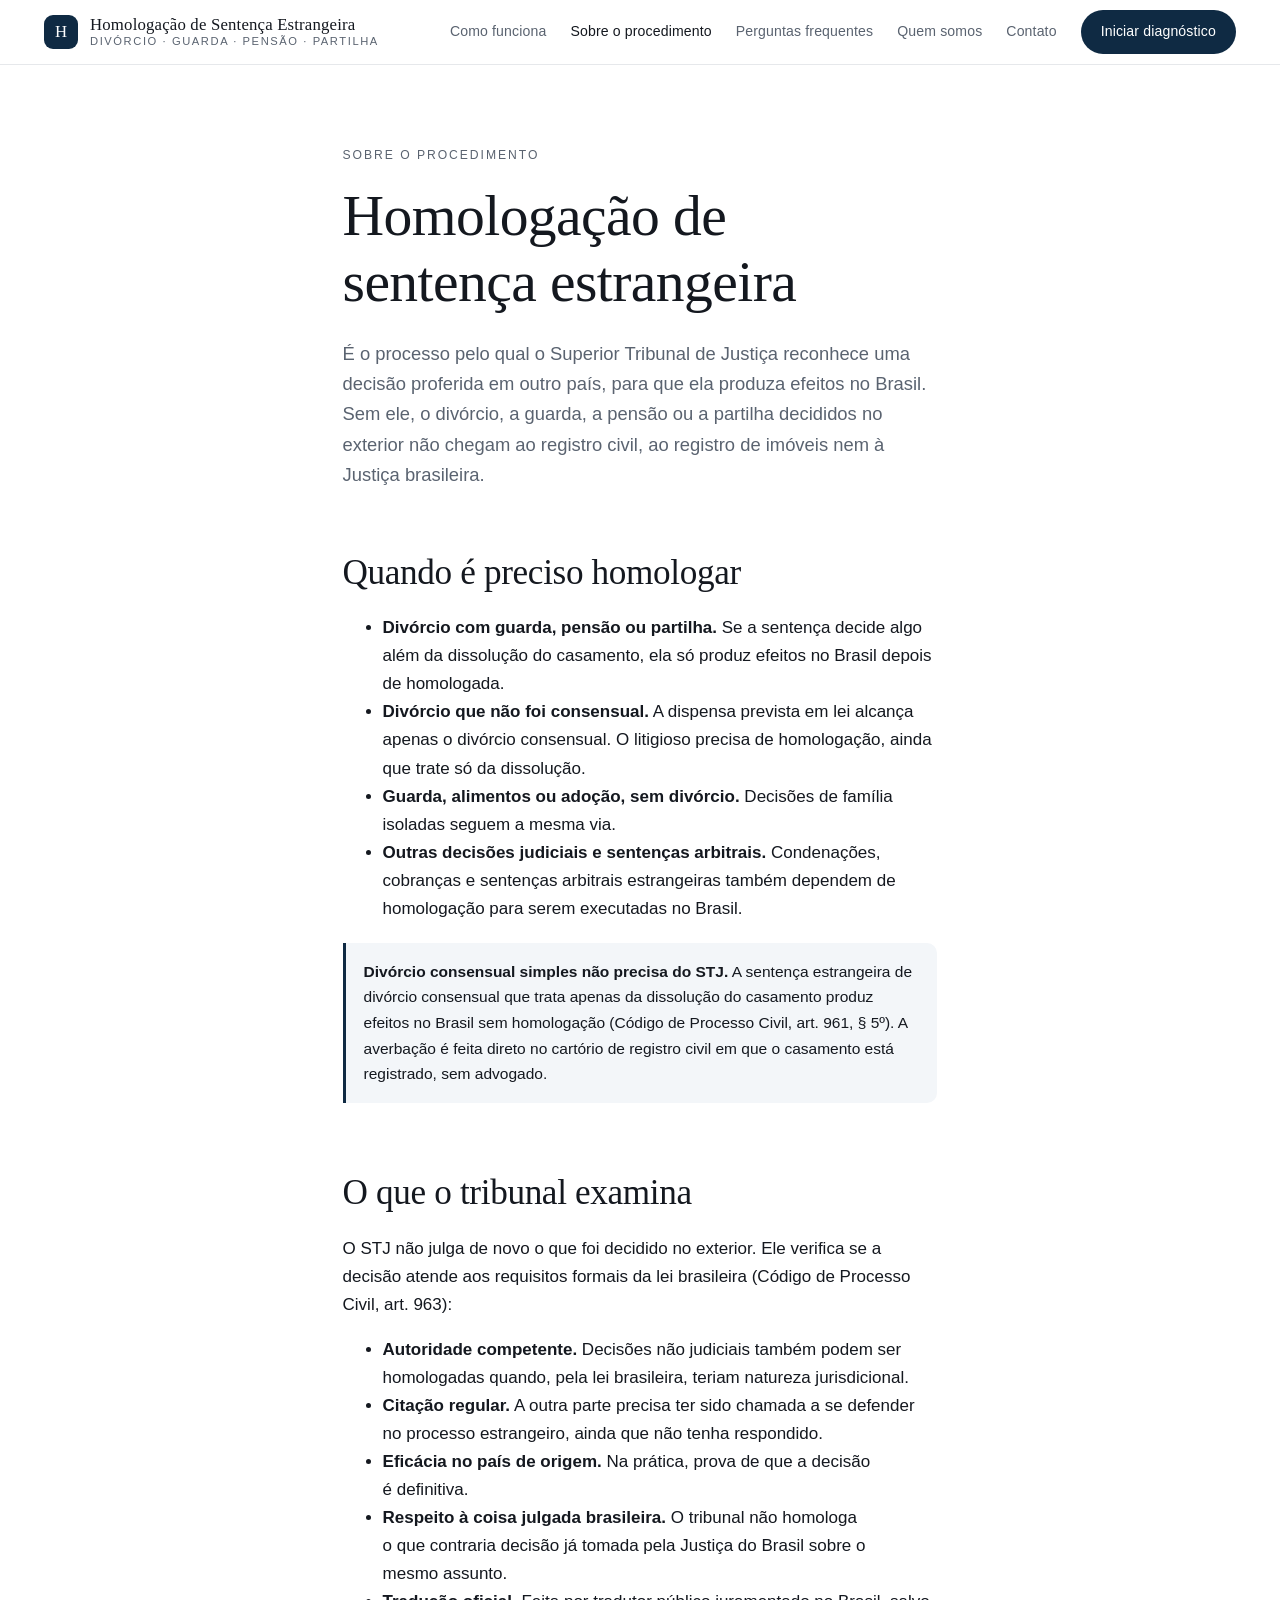
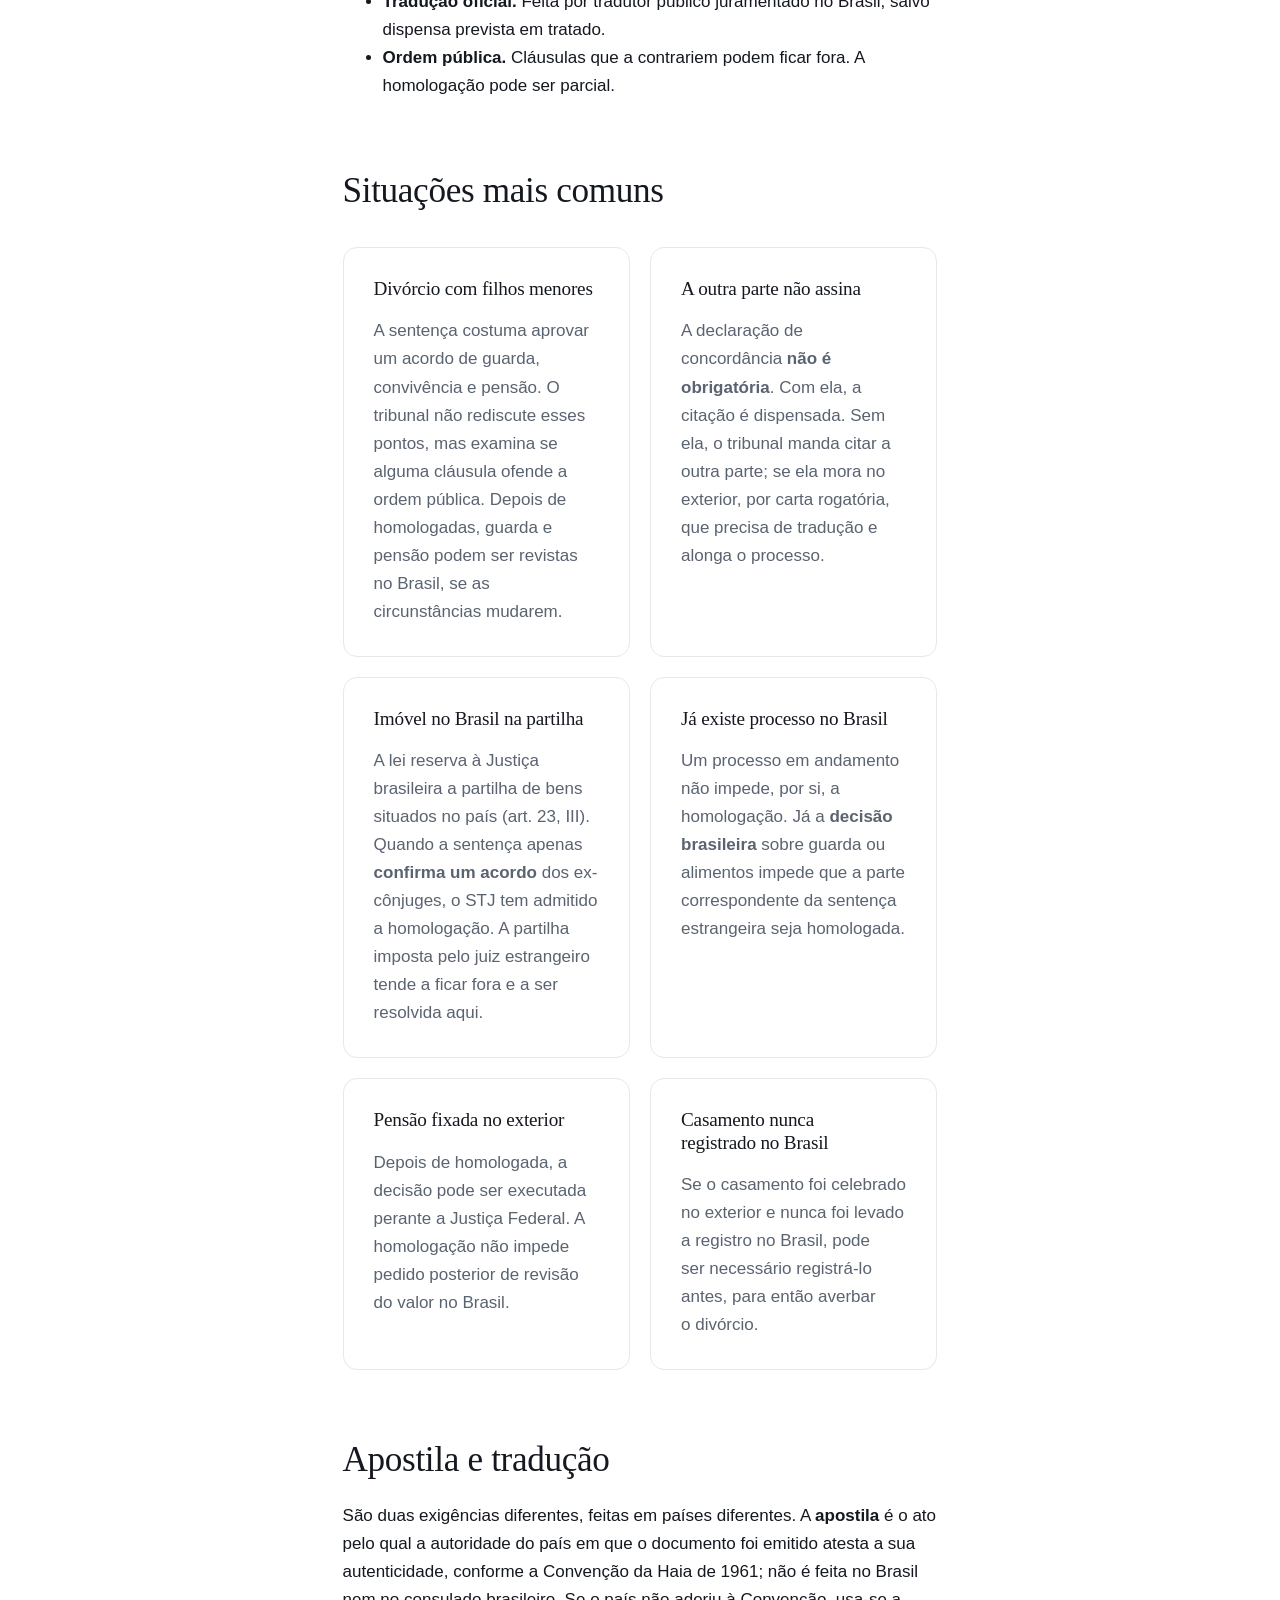
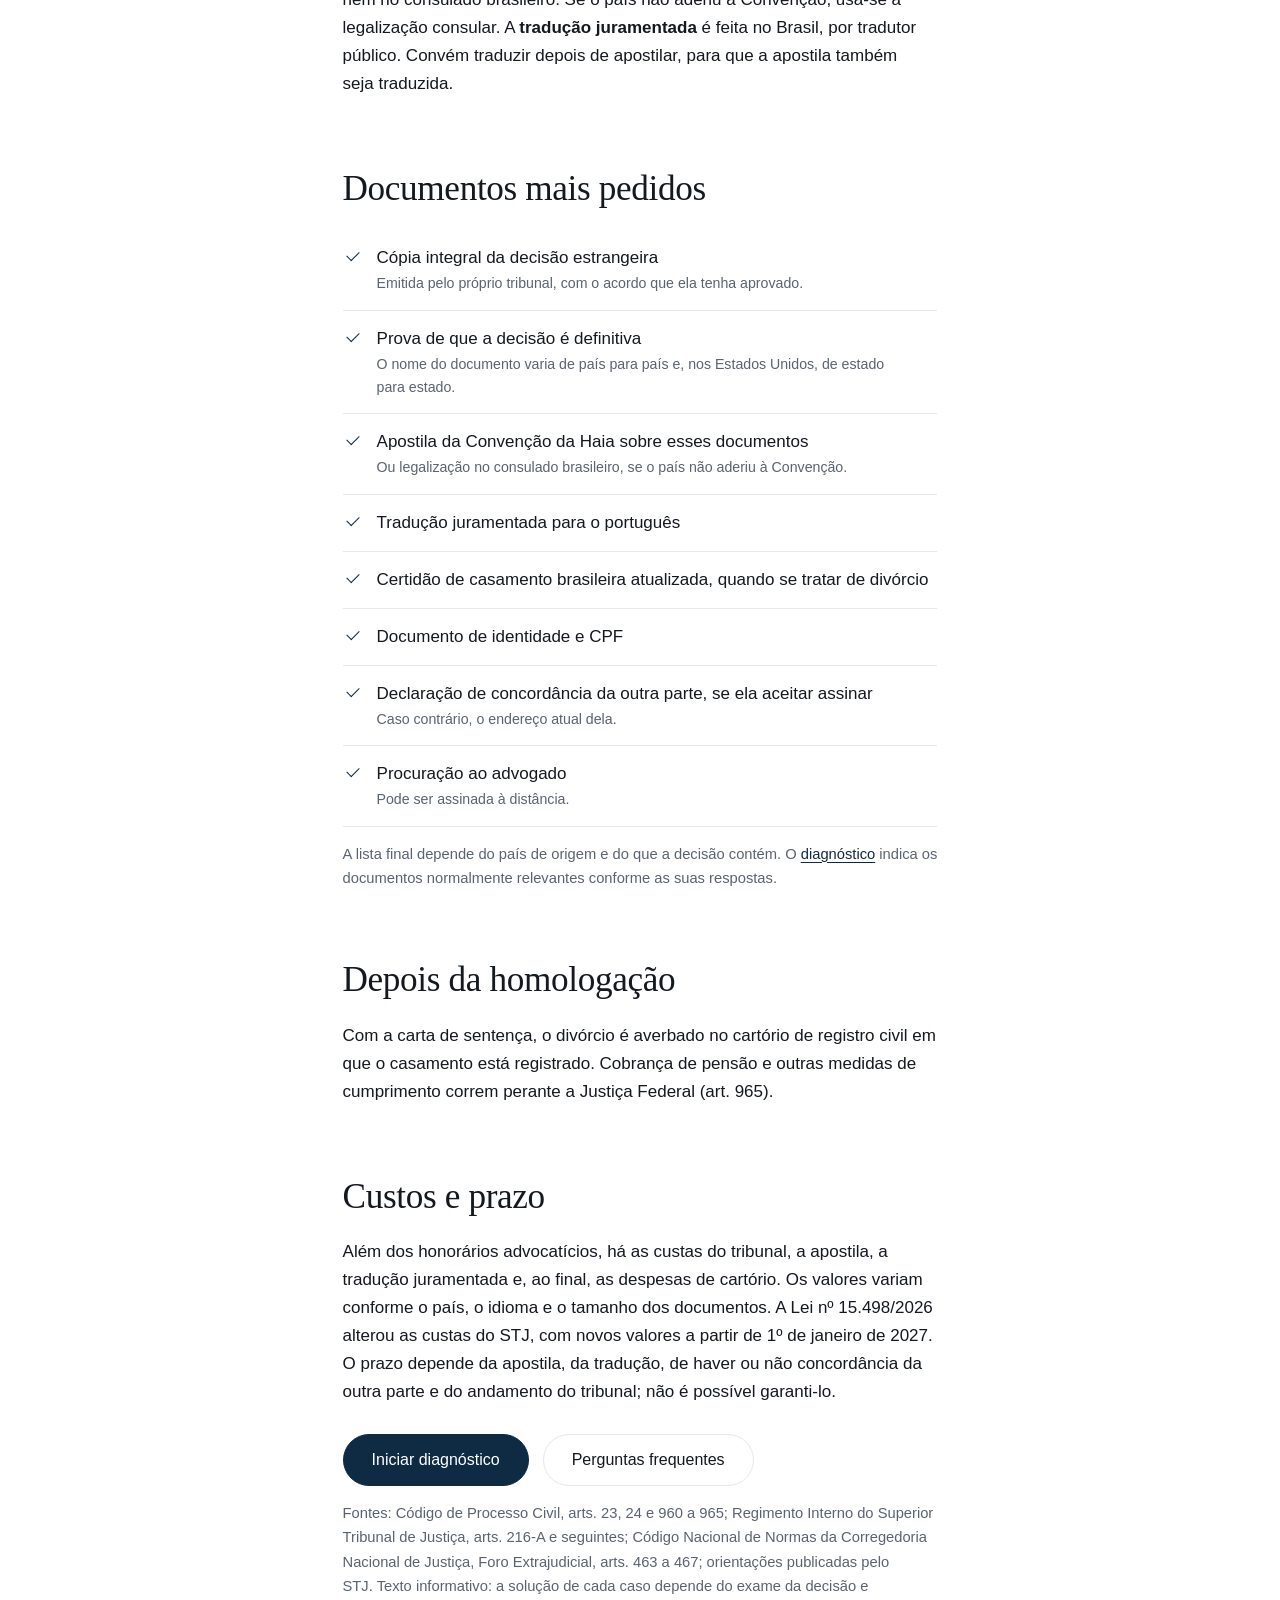
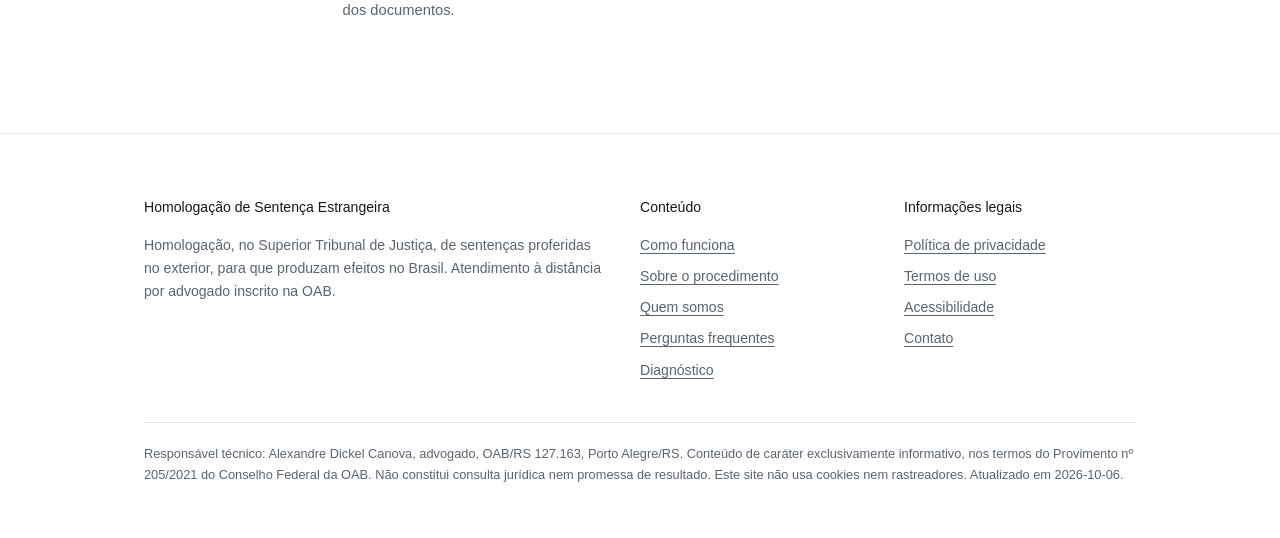
<file: procedimento.html>
<!doctype html>
<html lang="pt-BR">
<head>
<meta charset="utf-8">
<meta name="viewport" content="width=device-width, initial-scale=1">
<meta http-equiv="Content-Security-Policy" content="default-src 'self'; img-src 'self' data:; style-src 'self'; script-src 'self'; connect-src 'self'; base-uri 'self'; form-action 'self'">
<meta name="referrer" content="no-referrer">
<title>Homologação de sentença estrangeira: requisitos, situações e documentos</title>
<meta name="description" content="Quando a decisão proferida no exterior precisa ser homologada no STJ, o que o tribunal examina, as situações mais comuns em divórcio, guarda, pensão e partilha, e os documentos necessários.">
<link rel="canonical" href="https://aledcanova.github.io/homologacao-sentenca-estrangeira/procedimento.html">
<meta property="og:title" content="Homologação de sentença estrangeira: requisitos, situações e documentos">
<meta property="og:description" content="Quando a decisão proferida no exterior precisa ser homologada no STJ, o que o tribunal examina, as situações mais comuns em divórcio, guarda, pensão e partilha, e os documentos necessários.">
<meta property="og:locale" content="pt_BR">
<meta name="theme-color" content="#ffffff">
<link rel="icon" href="data:image/svg+xml,%3Csvg xmlns='http://www.w3.org/2000/svg' viewBox='0 0 32 32'%3E%3Crect width='32' height='32' rx='8' fill='%230f2a43'/%3E%3Ctext x='16' y='22' font-family='Georgia,serif' font-size='17' fill='%23fff' text-anchor='middle'%3EH%3C/text%3E%3C/svg%3E">
<link rel="stylesheet" href="assets/css/style.css">
</head>
<body>
<a class="skip" href="#conteudo">Pular para o conteúdo</a>
<header class="site-header">
  <div class="wrap">
    <a class="brand" href="index.html" aria-label="Homologação de Sentença Estrangeira, página inicial">
      <span class="brand-mark" aria-hidden="true">H</span>
      <span><strong>Homologação de Sentença Estrangeira</strong><small>Divórcio · Guarda · Pensão · Partilha</small></span>
    </a>
    <button class="nav-toggle" aria-expanded="false" aria-controls="nav">Menu</button>
    <nav class="nav" id="nav" aria-label="Principal">
      <a href="homologacao.html">Como funciona</a>
      <a href="procedimento.html" aria-current="page">Sobre o procedimento</a>
      <a href="perguntas.html">Perguntas frequentes</a>
      <a href="quem-somos.html">Quem somos</a>
      <a href="contato.html">Contato</a>
      <a class="cta" href="diagnostico.html">Iniciar diagnóstico</a>
    </nav>
  </div>
</header>
<main id="conteudo">

<section class="page-head">
  <div class="wrap prose">
    <p class="eyebrow">Sobre o procedimento</p>
    <h1>Homologação de sentença estrangeira</h1>
    <p class="lead">É o processo pelo qual o Superior Tribunal de Justiça reconhece uma decisão proferida em outro país, para que ela produza efeitos no Brasil. Sem ele, o divórcio, a guarda, a pensão ou a partilha decididos no exterior não chegam ao registro civil, ao registro de imóveis nem à Justiça brasileira.</p>
  </div>
</section>

<section class="section">
  <div class="wrap prose">
    <h2>Quando é preciso homologar</h2>
    <ul>
      <li><strong>Divórcio com guarda, pensão ou partilha.</strong> Se a sentença decide algo além da dissolução do casamento, ela só produz efeitos no Brasil depois de homologada.</li>
      <li><strong>Divórcio que não foi consensual.</strong> A dispensa prevista em lei alcança apenas o divórcio consensual. O litigioso precisa de homologação, ainda que trate só da dissolução.</li>
      <li><strong>Guarda, alimentos ou adoção, sem divórcio.</strong> Decisões de família isoladas seguem a mesma via.</li>
      <li><strong>Outras decisões judiciais e sentenças arbitrais.</strong> Condenações, cobranças e sentenças arbitrais estrangeiras também dependem de homologação para serem executadas no Brasil.</li>
    </ul>

    <div class="note">
      <p><strong>Divórcio consensual simples não precisa do STJ.</strong> A sentença estrangeira de divórcio consensual que trata apenas da dissolução do casamento produz efeitos no Brasil sem homologação (Código de Processo Civil, art. 961, § 5º). A averbação é feita direto no cartório de registro civil em que o casamento está registrado, sem advogado.</p>
    </div>

    <h2>O que o tribunal examina</h2>
    <p>O STJ não julga de novo o que foi decidido no exterior. Ele verifica se a decisão atende aos requisitos formais da lei brasileira (Código de Processo Civil, art. 963):</p>
    <ul>
      <li><strong>Autoridade competente.</strong> Decisões não judiciais também podem ser homologadas quando, pela lei brasileira, teriam natureza jurisdicional.</li>
      <li><strong>Citação regular.</strong> A outra parte precisa ter sido chamada a se defender no processo estrangeiro, ainda que não tenha respondido.</li>
      <li><strong>Eficácia no país de origem.</strong> Na prática, prova de que a decisão é definitiva.</li>
      <li><strong>Respeito à coisa julgada brasileira.</strong> O tribunal não homologa o que contraria decisão já tomada pela Justiça do Brasil sobre o mesmo assunto.</li>
      <li><strong>Tradução oficial.</strong> Feita por tradutor público juramentado no Brasil, salvo dispensa prevista em tratado.</li>
      <li><strong>Ordem pública.</strong> Cláusulas que a contrariem podem ficar fora. A homologação pode ser parcial.</li>
    </ul>

    <h2>Situações mais comuns</h2>
    <div class="grid">
      <div class="card">
        <h3>Divórcio com filhos menores</h3>
        <p>A sentença costuma aprovar um acordo de guarda, convivência e pensão. O tribunal não rediscute esses pontos, mas examina se alguma cláusula ofende a ordem pública. Depois de homologadas, guarda e pensão podem ser revistas no Brasil, se as circunstâncias mudarem.</p>
      </div>
      <div class="card">
        <h3>A outra parte não assina</h3>
        <p>A declaração de concordância <strong>não é obrigatória</strong>. Com ela, a citação é dispensada. Sem ela, o tribunal manda citar a outra parte; se ela mora no exterior, por carta rogatória, que precisa de tradução e alonga o processo.</p>
      </div>
      <div class="card">
        <h3>Imóvel no Brasil na partilha</h3>
        <p>A lei reserva à Justiça brasileira a partilha de bens situados no país (art. 23, III). Quando a sentença apenas <strong>confirma um acordo</strong> dos ex-cônjuges, o STJ tem admitido a homologação. A partilha imposta pelo juiz estrangeiro tende a ficar fora e a ser resolvida aqui.</p>
      </div>
      <div class="card">
        <h3>Já existe processo no Brasil</h3>
        <p>Um processo em andamento não impede, por si, a homologação. Já a <strong>decisão brasileira</strong> sobre guarda ou alimentos impede que a parte correspondente da sentença estrangeira seja homologada.</p>
      </div>
      <div class="card">
        <h3>Pensão fixada no exterior</h3>
        <p>Depois de homologada, a decisão pode ser executada perante a Justiça Federal. A homologação não impede pedido posterior de revisão do valor no Brasil.</p>
      </div>
      <div class="card">
        <h3>Casamento nunca registrado no Brasil</h3>
        <p>Se o casamento foi celebrado no exterior e nunca foi levado a registro no Brasil, pode ser necessário registrá-lo antes, para então averbar o divórcio.</p>
      </div>
    </div>

    <h2>Apostila e tradução</h2>
    <p>São duas exigências diferentes, feitas em países diferentes. A <strong>apostila</strong> é o ato pelo qual a autoridade do país em que o documento foi emitido atesta a sua autenticidade, conforme a Convenção da Haia de 1961; não é feita no Brasil nem no consulado brasileiro. Se o país não aderiu à Convenção, usa-se a legalização consular. A <strong>tradução juramentada</strong> é feita no Brasil, por tradutor público. Convém traduzir depois de apostilar, para que a apostila também seja traduzida.</p>

    <h2>Documentos mais pedidos</h2>
    <ul class="checklist">
      <li>Cópia integral da decisão estrangeira <small>Emitida pelo próprio tribunal, com o acordo que ela tenha aprovado.</small></li>
      <li>Prova de que a decisão é definitiva <small>O nome do documento varia de país para país e, nos Estados Unidos, de estado para estado.</small></li>
      <li>Apostila da Convenção da Haia sobre esses documentos <small>Ou legalização no consulado brasileiro, se o país não aderiu à Convenção.</small></li>
      <li>Tradução juramentada para o português</li>
      <li>Certidão de casamento brasileira atualizada, quando se tratar de divórcio</li>
      <li>Documento de identidade e CPF</li>
      <li>Declaração de concordância da outra parte, se ela aceitar assinar <small>Caso contrário, o endereço atual dela.</small></li>
      <li>Procuração ao advogado <small>Pode ser assinada à distância.</small></li>
    </ul>
    <p class="muted">A lista final depende do país de origem e do que a decisão contém. O <a href="diagnostico.html">diagnóstico</a> indica os documentos normalmente relevantes conforme as suas respostas.</p>

    <h2>Depois da homologação</h2>
    <p>Com a carta de sentença, o divórcio é averbado no cartório de registro civil em que o casamento está registrado. Cobrança de pensão e outras medidas de cumprimento correm perante a Justiça Federal (art. 965).</p>

    <h2>Custos e prazo</h2>
    <p>Além dos honorários advocatícios, há as custas do tribunal, a apostila, a tradução juramentada e, ao final, as despesas de cartório. Os valores variam conforme o país, o idioma e o tamanho dos documentos. A Lei nº 15.498/2026 alterou as custas do STJ, com novos valores a partir de 1º de janeiro de 2027. O prazo depende da apostila, da tradução, de haver ou não concordância da outra parte e do andamento do tribunal; não é possível garanti-lo.</p>

    <div class="btns"><a class="btn" href="diagnostico.html">Iniciar diagnóstico</a><a class="btn ghost" href="perguntas.html">Perguntas frequentes</a></div>
    <p class="muted">Fontes: Código de Processo Civil, arts. 23, 24 e 960 a 965; Regimento Interno do Superior Tribunal de Justiça, arts. 216-A e seguintes; Código Nacional de Normas da Corregedoria Nacional de Justiça, Foro Extrajudicial, arts. 463 a 467; orientações publicadas pelo STJ. Texto informativo: a solução de cada caso depende do exame da decisão e dos documentos.</p>
  </div>
</section>

</main>
<footer class="site-footer">
  <div class="wrap">
    <div class="cols">
      <div>
        <p><strong>Homologação de Sentença Estrangeira</strong></p>
        <p>Homologação, no Superior Tribunal de Justiça, de sentenças proferidas no exterior, para que produzam efeitos no Brasil. Atendimento à distância por advogado inscrito na OAB.</p>
      </div>
      <div>
        <p><strong>Conteúdo</strong></p>
        <ul>
          <li><a href="homologacao.html">Como funciona</a></li>
          <li><a href="procedimento.html">Sobre o procedimento</a></li>
          <li><a href="quem-somos.html">Quem somos</a></li>
          <li><a href="perguntas.html">Perguntas frequentes</a></li>
          <li><a href="diagnostico.html">Diagnóstico</a></li>
        </ul>
      </div>
      <div>
        <p><strong>Informações legais</strong></p>
        <ul>
          <li><a href="privacidade.html">Política de privacidade</a></li>
          <li><a href="termos.html">Termos de uso</a></li>
          <li><a href="acessibilidade.html">Acessibilidade</a></li>
          <li><a href="contato.html">Contato</a></li>
        </ul>
      </div>
    </div>
    <p class="legal-line">Responsável técnico: Alexandre Dickel Canova, advogado, OAB/RS 127.163, Porto Alegre/RS. Conteúdo de caráter exclusivamente informativo, nos termos do Provimento nº 205/2021 do Conselho Federal da OAB. Não constitui consulta jurídica nem promessa de resultado. Este site não usa cookies nem rastreadores. Atualizado em 2026-10-06.</p>
  </div>
</footer>
<script src="assets/js/site.js" defer></script>

</body>
</html>
</file>
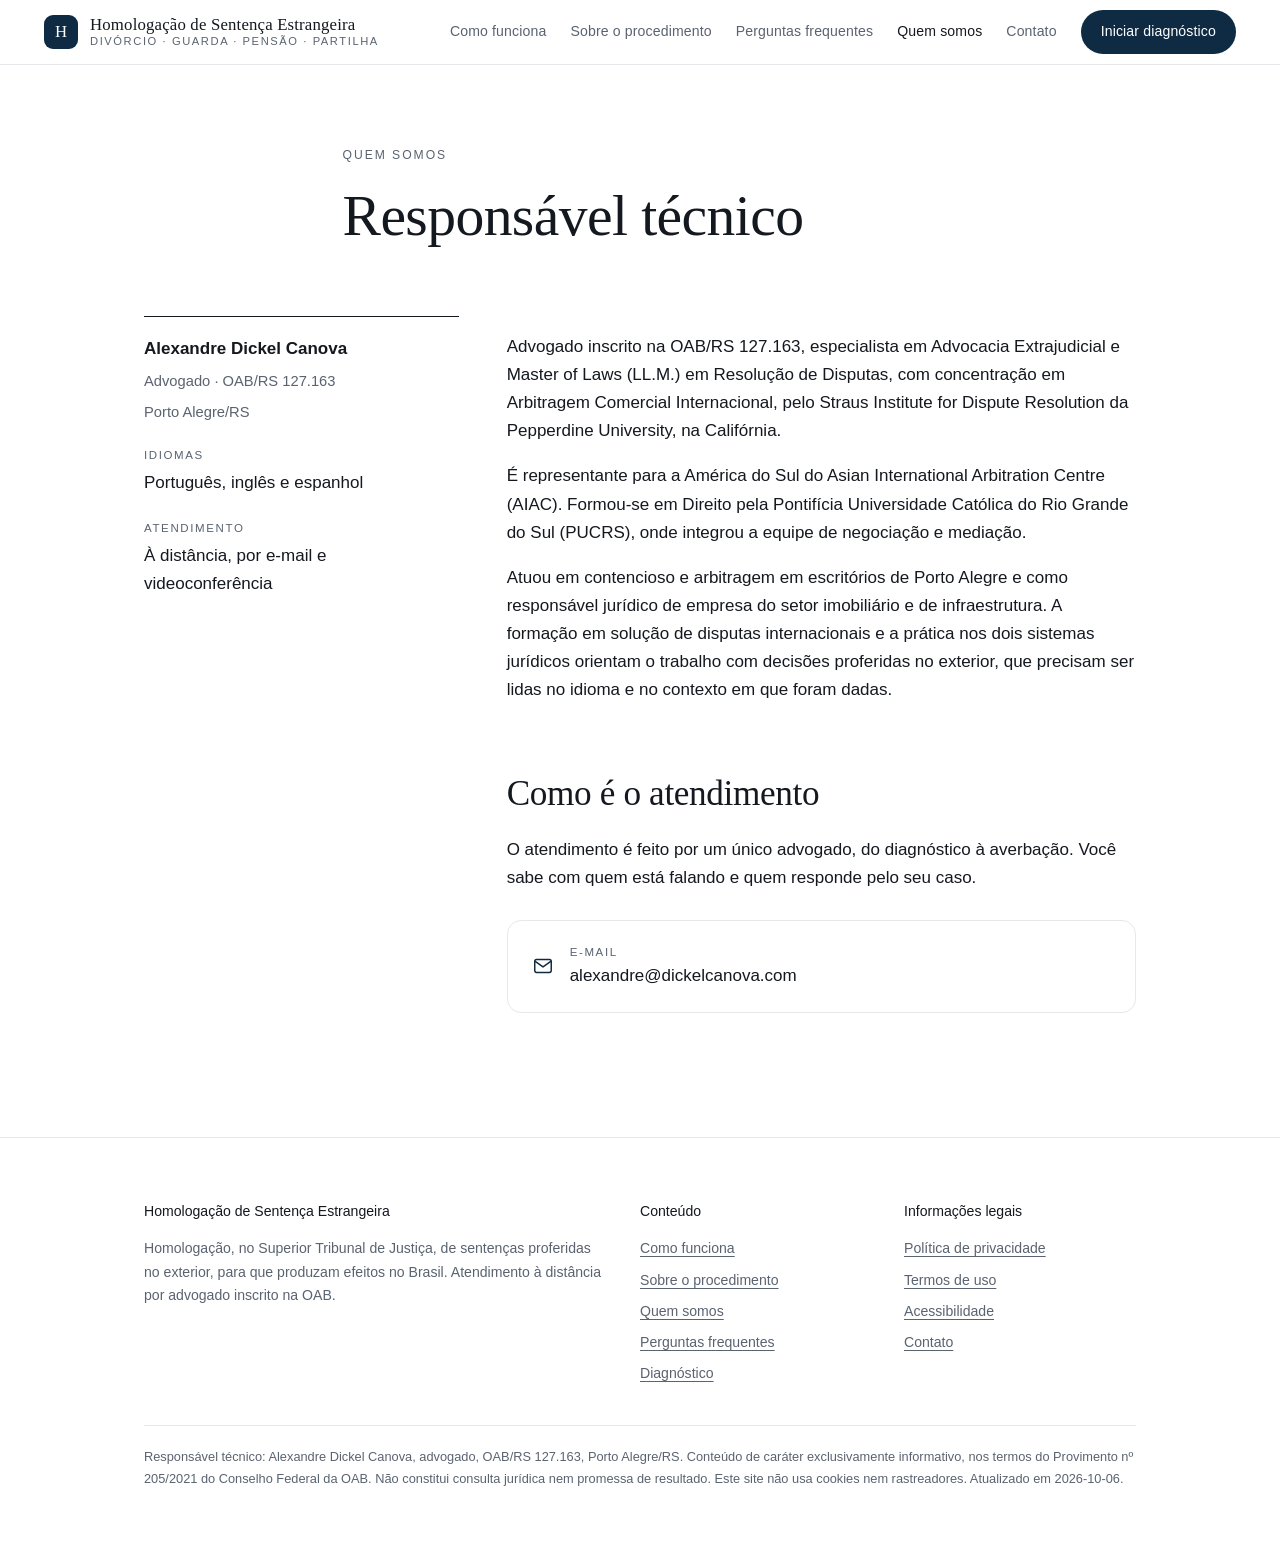
<file: quem-somos.html>
<!doctype html>
<html lang="pt-BR">
<head>
<meta charset="utf-8">
<meta name="viewport" content="width=device-width, initial-scale=1">
<meta http-equiv="Content-Security-Policy" content="default-src 'self'; img-src 'self' data:; style-src 'self'; script-src 'self'; connect-src 'self'; base-uri 'self'; form-action 'self'">
<meta name="referrer" content="no-referrer">
<title>Quem somos: responsável técnico</title>
<meta name="description" content="Formação e atuação do advogado responsável pelo atendimento em homologação de sentença estrangeira.">
<link rel="canonical" href="https://aledcanova.github.io/homologacao-sentenca-estrangeira/quem-somos.html">
<meta property="og:title" content="Quem somos: responsável técnico">
<meta property="og:description" content="Formação e atuação do advogado responsável pelo atendimento em homologação de sentença estrangeira.">
<meta property="og:locale" content="pt_BR">
<meta name="theme-color" content="#ffffff">
<link rel="icon" href="data:image/svg+xml,%3Csvg xmlns='http://www.w3.org/2000/svg' viewBox='0 0 32 32'%3E%3Crect width='32' height='32' rx='8' fill='%230f2a43'/%3E%3Ctext x='16' y='22' font-family='Georgia,serif' font-size='17' fill='%23fff' text-anchor='middle'%3EH%3C/text%3E%3C/svg%3E">
<link rel="stylesheet" href="assets/css/style.css">
</head>
<body>
<a class="skip" href="#conteudo">Pular para o conteúdo</a>
<header class="site-header">
  <div class="wrap">
    <a class="brand" href="index.html" aria-label="Homologação de Sentença Estrangeira, página inicial">
      <span class="brand-mark" aria-hidden="true">H</span>
      <span><strong>Homologação de Sentença Estrangeira</strong><small>Divórcio · Guarda · Pensão · Partilha</small></span>
    </a>
    <button class="nav-toggle" aria-expanded="false" aria-controls="nav">Menu</button>
    <nav class="nav" id="nav" aria-label="Principal">
      <a href="homologacao.html">Como funciona</a>
      <a href="procedimento.html">Sobre o procedimento</a>
      <a href="perguntas.html">Perguntas frequentes</a>
      <a href="quem-somos.html" aria-current="page">Quem somos</a>
      <a href="contato.html">Contato</a>
      <a class="cta" href="diagnostico.html">Iniciar diagnóstico</a>
    </nav>
  </div>
</header>
<main id="conteudo">

<section class="page-head">
  <div class="wrap prose">
    <p class="eyebrow">Quem somos</p>
    <h1>Responsável técnico</h1>
  </div>
</section>
<section class="section">
  <div class="wrap bio">
    <aside>
      <h2 class="sr-only">Identificação</h2>
      <p><strong>Alexandre Dickel Canova</strong></p>
      <p class="muted">Advogado · OAB/RS 127.163</p>
      <p class="muted">Porto Alegre/RS</p>
      <dl>
        <dt>Idiomas</dt><dd>Português, inglês e espanhol</dd>
        <dt>Atendimento</dt><dd>À distância, por e-mail e videoconferência</dd>
      </dl>
    </aside>
    <div class="prose">
      <p class="lead">Advogado inscrito na OAB/RS 127.163, especialista em Advocacia Extrajudicial e Master of Laws (LL.M.) em Resolução de Disputas, com concentração em Arbitragem Comercial Internacional, pelo Straus Institute for Dispute Resolution da Pepperdine University, na Califórnia.</p>
      <p>É representante para a América do Sul do Asian International Arbitration Centre (AIAC). Formou-se em Direito pela Pontifícia Universidade Católica do Rio Grande do Sul (PUCRS), onde integrou a equipe de negociação e mediação.</p>
      <p>Atuou em contencioso e arbitragem em escritórios de Porto Alegre e como responsável jurídico de empresa do setor imobiliário e de infraestrutura. A formação em solução de disputas internacionais e a prática nos dois sistemas jurídicos orientam o trabalho com decisões proferidas no exterior, que precisam ser lidas no idioma e no contexto em que foram dadas.</p>
      <h2>Como é o atendimento</h2>
      <p>O atendimento é feito por um único advogado, do diagnóstico à averbação. Você sabe com quem está falando e quem responde pelo seu caso.</p>
      <div class="channels">
        <a class="channel" href="mailto:alexandre@dickelcanova.com"><svg viewBox="0 0 24 24" fill="none" stroke="currentColor" stroke-width="1.6" stroke-linecap="round" stroke-linejoin="round" aria-hidden="true"><rect x="3" y="5" width="18" height="14" rx="2"/><path d="M3.5 7l8.5 6 8.5-6"/></svg><span><small>E-mail</small><strong>alexandre@dickelcanova.com</strong></span></a>
        <a class="channel" id="canal-linkedin" href="#" target="_blank" rel="noopener" hidden><svg viewBox="0 0 24 24" fill="none" stroke="currentColor" stroke-width="1.6" stroke-linecap="round" stroke-linejoin="round" aria-hidden="true"><rect x="3" y="3" width="18" height="18" rx="3"/><path d="M8 10.500V17M8 7.500v.01M12 17v-6.500M12 13.200c0-1.600 1.100-2.700 2.400-2.700S16.500 11.500 16.500 13V17"/></svg><span><small>LinkedIn</small><strong>Perfil profissional</strong></span></a>
      </div>
    </div>
  </div>
</section>

</main>
<footer class="site-footer">
  <div class="wrap">
    <div class="cols">
      <div>
        <p><strong>Homologação de Sentença Estrangeira</strong></p>
        <p>Homologação, no Superior Tribunal de Justiça, de sentenças proferidas no exterior, para que produzam efeitos no Brasil. Atendimento à distância por advogado inscrito na OAB.</p>
      </div>
      <div>
        <p><strong>Conteúdo</strong></p>
        <ul>
          <li><a href="homologacao.html">Como funciona</a></li>
          <li><a href="procedimento.html">Sobre o procedimento</a></li>
          <li><a href="quem-somos.html">Quem somos</a></li>
          <li><a href="perguntas.html">Perguntas frequentes</a></li>
          <li><a href="diagnostico.html">Diagnóstico</a></li>
        </ul>
      </div>
      <div>
        <p><strong>Informações legais</strong></p>
        <ul>
          <li><a href="privacidade.html">Política de privacidade</a></li>
          <li><a href="termos.html">Termos de uso</a></li>
          <li><a href="acessibilidade.html">Acessibilidade</a></li>
          <li><a href="contato.html">Contato</a></li>
        </ul>
      </div>
    </div>
    <p class="legal-line">Responsável técnico: Alexandre Dickel Canova, advogado, OAB/RS 127.163, Porto Alegre/RS. Conteúdo de caráter exclusivamente informativo, nos termos do Provimento nº 205/2021 do Conselho Federal da OAB. Não constitui consulta jurídica nem promessa de resultado. Este site não usa cookies nem rastreadores. Atualizado em 2026-10-06.</p>
  </div>
</footer>
<script src="assets/js/site.js" defer></script>
<script src="assets/js/config.js" defer></script>
<script src="assets/js/contato.js" defer></script>
</body>
</html>
</file>
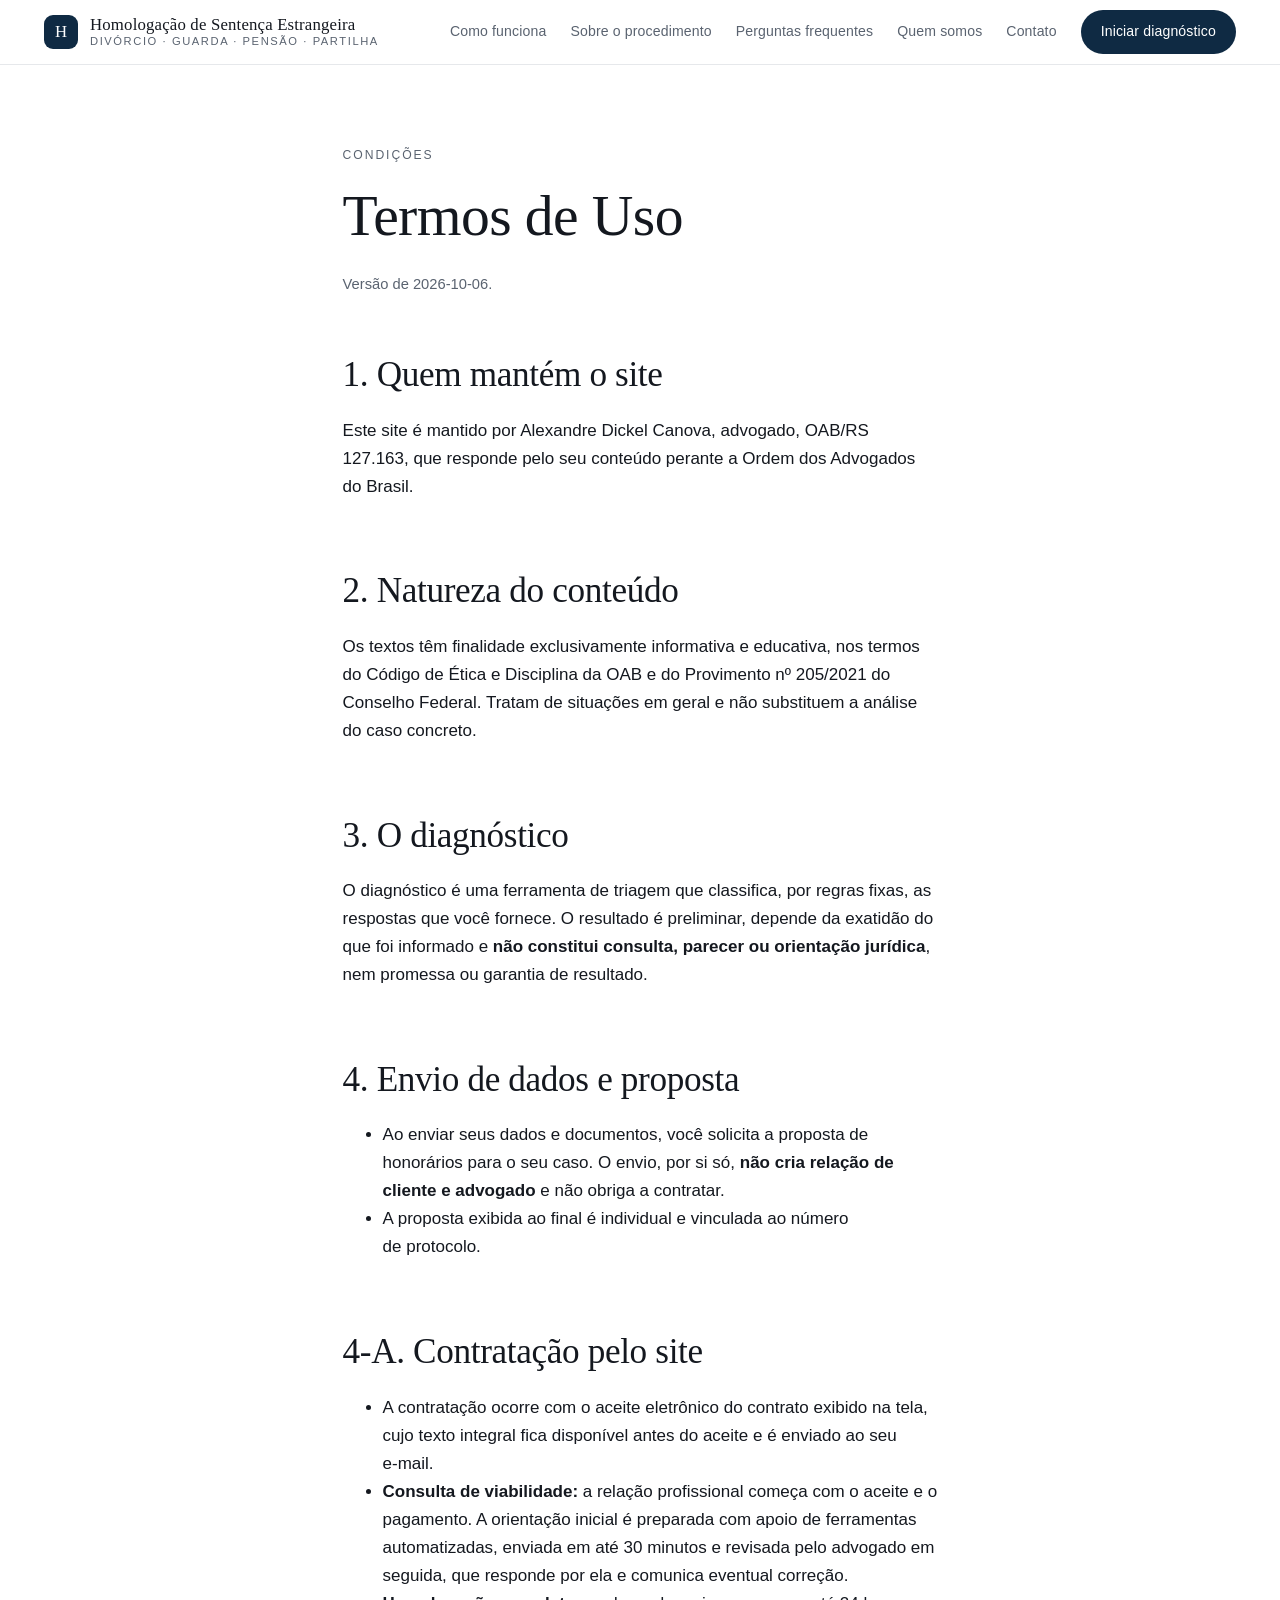
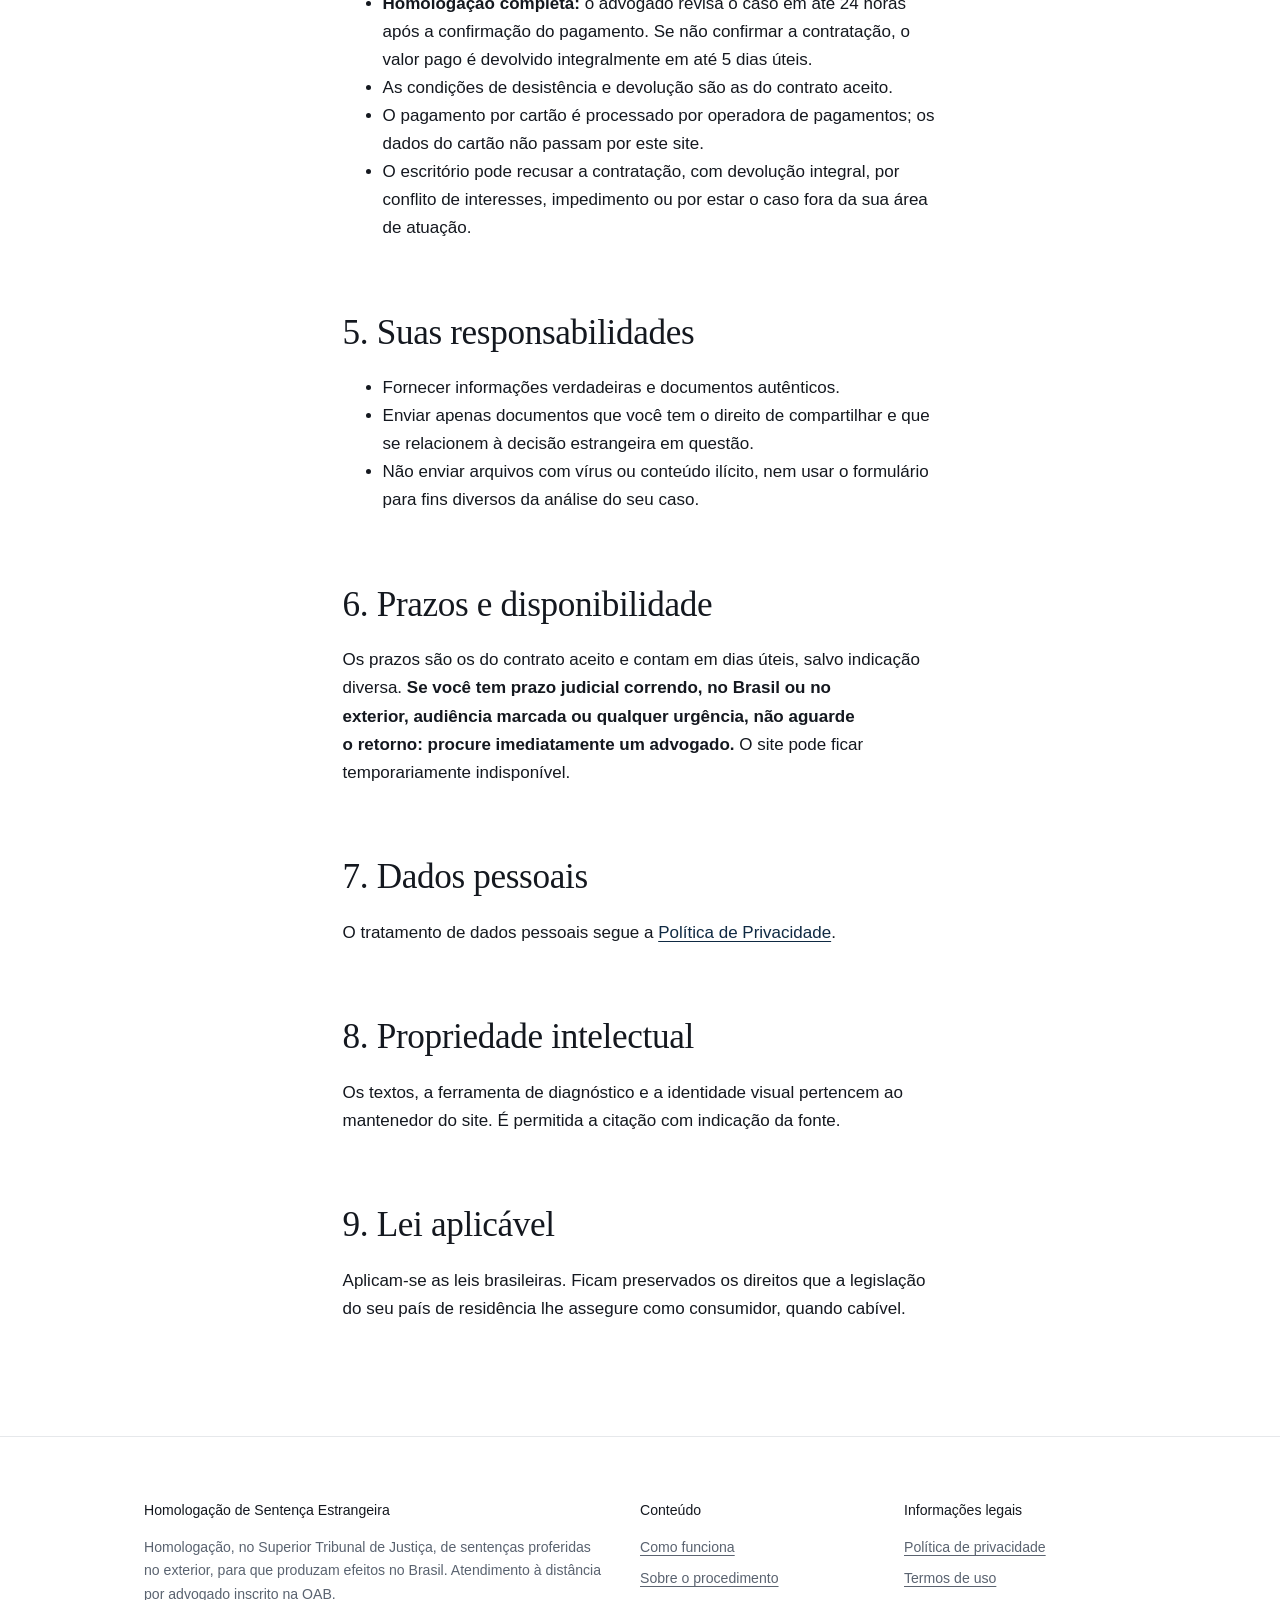
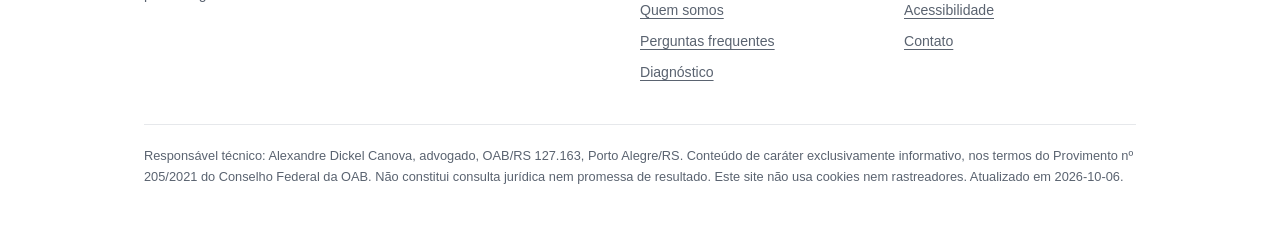
<file: termos.html>
<!doctype html>
<html lang="pt-BR">
<head>
<meta charset="utf-8">
<meta name="viewport" content="width=device-width, initial-scale=1">
<meta http-equiv="Content-Security-Policy" content="default-src 'self'; img-src 'self' data:; style-src 'self'; script-src 'self'; connect-src 'self'; base-uri 'self'; form-action 'self'">
<meta name="referrer" content="no-referrer">
<title>Termos de Uso</title>
<meta name="description" content="Condições de uso deste site, natureza informativa do conteúdo e do diagnóstico, e o que significa enviar um caso para análise.">
<link rel="canonical" href="https://aledcanova.github.io/homologacao-sentenca-estrangeira/termos.html">
<meta property="og:title" content="Termos de Uso">
<meta property="og:description" content="Condições de uso deste site, natureza informativa do conteúdo e do diagnóstico, e o que significa enviar um caso para análise.">
<meta property="og:locale" content="pt_BR">
<meta name="theme-color" content="#ffffff">
<link rel="icon" href="data:image/svg+xml,%3Csvg xmlns='http://www.w3.org/2000/svg' viewBox='0 0 32 32'%3E%3Crect width='32' height='32' rx='8' fill='%230f2a43'/%3E%3Ctext x='16' y='22' font-family='Georgia,serif' font-size='17' fill='%23fff' text-anchor='middle'%3EH%3C/text%3E%3C/svg%3E">
<link rel="stylesheet" href="assets/css/style.css">
</head>
<body>
<a class="skip" href="#conteudo">Pular para o conteúdo</a>
<header class="site-header">
  <div class="wrap">
    <a class="brand" href="index.html" aria-label="Homologação de Sentença Estrangeira, página inicial">
      <span class="brand-mark" aria-hidden="true">H</span>
      <span><strong>Homologação de Sentença Estrangeira</strong><small>Divórcio · Guarda · Pensão · Partilha</small></span>
    </a>
    <button class="nav-toggle" aria-expanded="false" aria-controls="nav">Menu</button>
    <nav class="nav" id="nav" aria-label="Principal">
      <a href="homologacao.html">Como funciona</a>
      <a href="procedimento.html">Sobre o procedimento</a>
      <a href="perguntas.html">Perguntas frequentes</a>
      <a href="quem-somos.html">Quem somos</a>
      <a href="contato.html">Contato</a>
      <a class="cta" href="diagnostico.html">Iniciar diagnóstico</a>
    </nav>
  </div>
</header>
<main id="conteudo">

<section class="page-head">
  <div class="wrap prose">
    <p class="eyebrow">Condições</p>
    <h1>Termos de Uso</h1>
    <p class="muted">Versão de 2026-10-06.</p>
  </div>
</section>
<section class="section">
  <div class="wrap prose">
    <h2>1. Quem mantém o site</h2>
    <p>Este site é mantido por Alexandre Dickel Canova, advogado, OAB/RS 127.163, que responde pelo seu conteúdo perante a Ordem dos Advogados do Brasil.</p>

    <h2>2. Natureza do conteúdo</h2>
    <p>Os textos têm finalidade exclusivamente informativa e educativa, nos termos do Código de Ética e Disciplina da OAB e do Provimento nº 205/2021 do Conselho Federal. Tratam de situações em geral e não substituem a análise do caso concreto.</p>

    <h2>3. O diagnóstico</h2>
    <p>O diagnóstico é uma ferramenta de triagem que classifica, por regras fixas, as respostas que você fornece. O resultado é preliminar, depende da exatidão do que foi informado e <strong>não constitui consulta, parecer ou orientação jurídica</strong>, nem promessa ou garantia de resultado.</p>

    <h2>4. Envio de dados e proposta</h2>
    <ul>
      <li>Ao enviar seus dados e documentos, você solicita a proposta de honorários para o seu caso. O envio, por si só, <strong>não cria relação de cliente e advogado</strong> e não obriga a contratar.</li>
      <li>A proposta exibida ao final é individual e vinculada ao número de protocolo.</li>
    </ul>

    <h2>4-A. Contratação pelo site</h2>
    <ul>
      <li>A contratação ocorre com o aceite eletrônico do contrato exibido na tela, cujo texto integral fica disponível antes do aceite e é enviado ao seu e-mail.</li>
      <li><strong>Consulta de viabilidade:</strong> a relação profissional começa com o aceite e o pagamento. A orientação inicial é preparada com apoio de ferramentas automatizadas, enviada em até 30 minutos e revisada pelo advogado em seguida, que responde por ela e comunica eventual correção.</li>
      <li><strong>Homologação completa:</strong> o advogado revisa o caso em até 24 horas após a confirmação do pagamento. Se não confirmar a contratação, o valor pago é devolvido integralmente em até 5 dias úteis.</li>
      <li>As condições de desistência e devolução são as do contrato aceito.</li>
      <li>O pagamento por cartão é processado por operadora de pagamentos; os dados do cartão não passam por este site.</li>
      <li>O escritório pode recusar a contratação, com devolução integral, por conflito de interesses, impedimento ou por estar o caso fora da sua área de atuação.</li>
    </ul>

    <h2>5. Suas responsabilidades</h2>
    <ul>
      <li>Fornecer informações verdadeiras e documentos autênticos.</li>
      <li>Enviar apenas documentos que você tem o direito de compartilhar e que se relacionem à decisão estrangeira em questão.</li>
      <li>Não enviar arquivos com vírus ou conteúdo ilícito, nem usar o formulário para fins diversos da análise do seu caso.</li>
    </ul>

    <h2>6. Prazos e disponibilidade</h2>
    <p>Os prazos são os do contrato aceito e contam em dias úteis, salvo indicação diversa. <strong>Se você tem prazo judicial correndo, no Brasil ou no exterior, audiência marcada ou qualquer urgência, não aguarde o retorno: procure imediatamente um advogado.</strong> O site pode ficar temporariamente indisponível.</p>

    <h2>7. Dados pessoais</h2>
    <p>O tratamento de dados pessoais segue a <a href="privacidade.html">Política de Privacidade</a>.</p>

    <h2>8. Propriedade intelectual</h2>
    <p>Os textos, a ferramenta de diagnóstico e a identidade visual pertencem ao mantenedor do site. É permitida a citação com indicação da fonte.</p>

    <h2>9. Lei aplicável</h2>
    <p>Aplicam-se as leis brasileiras. Ficam preservados os direitos que a legislação do seu país de residência lhe assegure como consumidor, quando cabível.</p>
  </div>
</section>

</main>
<footer class="site-footer">
  <div class="wrap">
    <div class="cols">
      <div>
        <p><strong>Homologação de Sentença Estrangeira</strong></p>
        <p>Homologação, no Superior Tribunal de Justiça, de sentenças proferidas no exterior, para que produzam efeitos no Brasil. Atendimento à distância por advogado inscrito na OAB.</p>
      </div>
      <div>
        <p><strong>Conteúdo</strong></p>
        <ul>
          <li><a href="homologacao.html">Como funciona</a></li>
          <li><a href="procedimento.html">Sobre o procedimento</a></li>
          <li><a href="quem-somos.html">Quem somos</a></li>
          <li><a href="perguntas.html">Perguntas frequentes</a></li>
          <li><a href="diagnostico.html">Diagnóstico</a></li>
        </ul>
      </div>
      <div>
        <p><strong>Informações legais</strong></p>
        <ul>
          <li><a href="privacidade.html">Política de privacidade</a></li>
          <li><a href="termos.html">Termos de uso</a></li>
          <li><a href="acessibilidade.html">Acessibilidade</a></li>
          <li><a href="contato.html">Contato</a></li>
        </ul>
      </div>
    </div>
    <p class="legal-line">Responsável técnico: Alexandre Dickel Canova, advogado, OAB/RS 127.163, Porto Alegre/RS. Conteúdo de caráter exclusivamente informativo, nos termos do Provimento nº 205/2021 do Conselho Federal da OAB. Não constitui consulta jurídica nem promessa de resultado. Este site não usa cookies nem rastreadores. Atualizado em 2026-10-06.</p>
  </div>
</footer>
<script src="assets/js/site.js" defer></script>

</body>
</html>
</file>
<file: assets/css/style.css>
/* Visual padrão do escritório: editorial, branco, azul-marinho, serifa nos títulos. Sem fontes externas, sem rastreadores.
   Descrição em PADRAO_VISUAL.md. As classes são as mesmas do funil padrão; só a aparência muda. */
:root {
  --bg: #ffffff;
  --soft: #f6f7f8;
  --ink: #14181f;
  --ink-2: #3d4652;
  --ink-3: #5a6370;
  --line: #e6e8eb;
  --brand: #0f2a43;
  --brand-2: #1b3d5c;
  --brand-soft: #f3f6f9;
  --ok: #17603a; --ok-soft: #f1f8f3;
  --warn: #7a4b00; --warn-soft: #fdf6e7;
  --bad: #962d2d; --bad-soft: #fbf1f1;
  --radius: 14px;
  --shadow: 0 10px 24px -12px rgba(15,42,67,.35);
  --serif: "Iowan Old Style", "Palatino Linotype", Palatino, Georgia, serif;
  --sans: -apple-system, BlinkMacSystemFont, "Segoe UI", Roboto, "Helvetica Neue", Arial, sans-serif;
  --ease: cubic-bezier(.22,.61,.36,1);
  color-scheme: light;
}
*, *::before, *::after { box-sizing: border-box; }
html { -webkit-text-size-adjust: 100%; scroll-behavior: smooth; }
body { margin: 0; background: var(--bg); color: var(--ink); font: 1.0625rem/1.65 var(--sans); overflow-x: hidden; }
a { color: var(--brand); text-underline-offset: 3px; }
a:hover { color: var(--brand-2); }
:focus-visible { outline: 3px solid #2f6fb0; outline-offset: 3px; border-radius: 4px; }
h1, h2, h3 { font-family: var(--serif); font-weight: 500; line-height: 1.15; color: var(--ink); text-wrap: balance; letter-spacing: -.01em; }
h1 { font-size: clamp(2.1rem, 5.2vw, 3.6rem); margin: 0 0 .4em; }
h2 { font-size: clamp(1.6rem, 3.2vw, 2.2rem); margin: 2em 0 .6em; }
h3 { font-size: 1.2rem; margin: 1.6em 0 .4em; }
p, li { text-wrap: pretty; }
small, .muted { color: var(--ink-3); }
.muted { font-size: .92rem; }
.sr-only { position: absolute; width: 1px; height: 1px; overflow: hidden; clip: rect(0 0 0 0); white-space: nowrap; }
.skip { position: absolute; left: -999px; top: 0; background: var(--brand); color: #fff; padding: 10px 16px; z-index: 20; }
.skip:focus { left: 12px; top: 12px; }
.wrap { width: 100%; max-width: 1040px; margin: 0 auto; padding: 0 24px; }
.prose { max-width: 68ch; }
.narrow { max-width: 720px; margin: 0 auto; }

/* Cabeçalho: ícone quadrado com a inicial, marca em serifa e menu */
.site-header { background: rgba(255,255,255,.92); backdrop-filter: saturate(180%) blur(10px); border-bottom: 1px solid var(--line); position: sticky; top: 0; z-index: 10; }
.site-header .wrap { max-width: 1240px; display: flex; align-items: center; justify-content: space-between; gap: 16px; min-height: 64px; }
.brand { text-decoration: none; color: var(--ink); display: flex; align-items: center; gap: 12px; line-height: 1.2; }
.brand-mark { width: 34px; height: 34px; border-radius: 9px; background: var(--brand); color: #fff; display: grid; place-items: center; font: 500 1.05rem var(--serif); flex: none; }
.brand strong, .brand small, .nav a { white-space: nowrap; }
.brand strong { font-family: var(--serif); font-size: 1.05rem; font-weight: 500; letter-spacing: .01em; display: block; }
.brand small { display: block; font-size: .7rem; letter-spacing: .14em; text-transform: uppercase; color: var(--ink-3); }
.nav { display: flex; gap: 4px; align-items: center; }
.nav a { text-decoration: none; color: var(--ink-3); padding: 10px 10px; font-size: .88rem; letter-spacing: .01em; border-radius: 6px; transition: color .2s; }
.nav a:hover, .nav a[aria-current="page"] { color: var(--ink); }
.nav a.cta { background: var(--brand); color: #fff; margin-left: 10px; padding: 10px 20px; border-radius: 999px; font-weight: 500; transition: transform .25s var(--ease), box-shadow .25s var(--ease); }
.nav a.cta:hover { color: #fff; transform: translateY(-1px); box-shadow: var(--shadow); }
.nav-toggle { display: none; background: none; border: 1px solid var(--line); border-radius: 999px; padding: 9px 16px; color: var(--ink); font: inherit; font-size: .9rem; min-height: 44px; }
@media (max-width: 1180px) {
  .brand strong, .brand small { white-space: normal; }
  .nav-toggle { display: inline-block; flex: none; }
  .nav { display: none; position: absolute; left: 0; right: 0; top: 64px; background: #fff; border-bottom: 1px solid var(--line); flex-direction: column; align-items: stretch; padding: 8px 24px 20px; }
  .nav.open { display: flex; }
  .nav a { padding: 13px 4px; border-bottom: 1px solid var(--line); border-radius: 0; }
  .nav a.cta { margin: 14px 0 0; text-align: center; border-bottom: 0; border-radius: 999px; }
}

/* Seções */
.hero { padding: clamp(64px, 10vw, 104px) 0 clamp(56px, 8vw, 88px); }
.hero h1 { text-wrap: wrap; margin: 0; }
.hero .lead { font-size: 1.2rem; color: var(--ink-3); max-width: 44ch; margin: 22px 0 0; }
.hero .btns { margin-top: 40px; }
.hero .muted { margin-top: 18px; font-size: .9rem; }
.hero .wrap > * { animation: subir .8s var(--ease) both; }
.hero .wrap > *:nth-child(2) { animation-delay: .06s; } .hero .wrap > *:nth-child(3) { animation-delay: .12s; }
.hero .wrap > *:nth-child(4) { animation-delay: .18s; } .hero .wrap > *:nth-child(5) { animation-delay: .24s; }
@keyframes subir { from { opacity: 0; transform: translateY(14px); } to { opacity: 1; transform: none; } }
.eyebrow { text-transform: uppercase; letter-spacing: .16em; font-size: .76rem; color: var(--ink-3); font-weight: 400; margin: 0 0 18px; }
.section { padding: clamp(56px, 8vw, 96px) 0; }
.eyebrow + h2 { margin-top: 0; }
.section.alt { background: var(--soft); }
.section > .wrap > h2:first-child { margin-top: 0; }
.page-head { padding: clamp(48px, 7vw, 80px) 0 0; }
.page-head .lead { font-size: 1.15rem; color: var(--ink-3); max-width: 60ch; }
.page-head + .section { padding-top: clamp(28px, 4vw, 44px); }

.btns { display: flex; gap: 14px; flex-wrap: wrap; margin-top: 28px; }
.btn { display: inline-flex; align-items: center; justify-content: center; gap: 10px; min-height: 52px; padding: 15px 28px; border-radius: 999px; border: 1px solid var(--brand); background: var(--brand); color: #fff; text-decoration: none; font: 500 1rem var(--sans); cursor: pointer; transition: transform .25s var(--ease), box-shadow .25s var(--ease), border-color .2s; }
.btn:hover { color: #fff; transform: translateY(-1px); box-shadow: var(--shadow); }
.btn:active { transform: none; }
.btn[disabled] { opacity: .5; cursor: progress; transform: none; box-shadow: none; }
.btn.ghost { background: transparent; color: var(--ink); border-color: var(--line); }
.btn.ghost:hover { color: var(--ink); border-color: var(--ink); box-shadow: none; }
.btn.link { background: none; border-color: transparent; color: var(--ink-3); padding-left: 6px; padding-right: 6px; text-decoration: underline; text-underline-offset: 3px; }
.btn.link:hover { color: var(--ink); box-shadow: none; transform: none; }

.grid { display: grid; gap: 20px; grid-template-columns: repeat(auto-fit, minmax(250px, 1fr)); margin-top: 36px; }
.card { background: #fff; border: 1px solid var(--line); border-radius: var(--radius); padding: 30px; }
.card h3 { margin-top: 0; }
.card p { color: var(--ink-3); }
.card p:last-child { margin-bottom: 0; }
/* Faixa de garantias: colunas separadas por linhas finas */
.trust { display: grid; grid-template-columns: repeat(auto-fit, minmax(210px, 1fr)); list-style: none; padding: 0; margin: 0; }
.trust li { padding: 6px 24px; border-left: 1px solid var(--line); font-size: .95rem; color: var(--ink-3); }
.trust li:first-child { border-left: 0; padding-left: 0; }
.trust strong { display: block; color: var(--ink); font-weight: 500; }
.section.alt:has(.trust) { background: #fff; border-top: 1px solid var(--line); border-bottom: 1px solid var(--line); padding: 26px 0; }
@media (max-width: 700px) { .trust { grid-template-columns: 1fr; } .trust li { border-left: 0; border-top: 1px solid var(--line); padding: 16px 0; } .trust li:first-child { border-top: 0; } }

/* Etapas numeradas: linha fina e número em serifa */
.steps { counter-reset: s; list-style: none; padding: 0; margin: 0; }
.steps > li { counter-increment: s; position: relative; padding: 20px 0 20px 60px; border-top: 1px solid var(--line); color: var(--ink-3); }
.steps > li:first-child { border-top-color: var(--ink); }
.steps > li::before { content: "0" counter(s); position: absolute; left: 0; top: 20px; font-family: var(--serif); font-size: 1rem; color: var(--ink-3); }
.steps strong { display: block; color: var(--ink); font-family: var(--serif); font-weight: 500; font-size: 1.12rem; }
.final { text-align: center; max-width: 720px; }
.final .btns { justify-content: center; }
/* Etapas em colunas (página inicial) */
.steps.cols { display: grid; grid-template-columns: repeat(4, 1fr); gap: 28px; margin-top: 44px; }
.steps.cols > li { padding: 18px 0 0; border-top: 1px solid var(--ink); font-size: .97rem; }
.steps.cols > li::before { position: static; display: block; margin-bottom: 10px; font-size: .95rem; }
.steps.cols strong { font-size: 1.2rem; margin-bottom: 8px; line-height: 1.2; }
@media (max-width: 820px) { .steps.cols { grid-template-columns: 1fr 1fr; } }
@media (max-width: 480px) { .steps.cols { grid-template-columns: 1fr; } }
.split { display: grid; gap: 48px; grid-template-columns: 1fr 1fr; align-items: start; }
@media (max-width: 800px) { .split { grid-template-columns: 1fr; gap: 28px; } }

.note { border-left: 3px solid var(--brand); background: var(--brand-soft); padding: 16px 18px; border-radius: 0 10px 10px 0; margin: 20px 0; font-size: .97rem; }
.note.warn { border-left-color: #c98a12; background: var(--warn-soft); color: #4a3200; }
.note.bad { border-left-color: var(--bad); background: var(--bad-soft); }
.note.ok { border-left-color: var(--ok); background: var(--ok-soft); }
.note p:first-child { margin-top: 0; } .note p:last-child, .note ul:last-child { margin-bottom: 0; }

.checklist { list-style: none; padding: 0; margin: 0; }
.checklist li { padding: 14px 0 14px 34px; border-bottom: 1px solid var(--line); position: relative; }
.checklist li::before { content: ""; position: absolute; left: 4px; top: 21px; width: 12px; height: 7px; border-left: 1.5px solid var(--brand); border-bottom: 1.5px solid var(--brand); transform: rotate(-45deg); }
.checklist li small { display: block; }

table { border-collapse: collapse; width: 100%; font-size: .95rem; }
.table-wrap { overflow-x: auto; }
th, td { text-align: left; padding: 12px 14px 12px 0; border-bottom: 1px solid var(--line); vertical-align: top; }
thead th { font-weight: 500; font-size: .76rem; letter-spacing: .12em; text-transform: uppercase; color: var(--ink-3); border-bottom-color: var(--ink); }
tbody th { font-weight: 500; white-space: nowrap; }

/* Perguntas: sem caixa, linha fina, sinal de mais que gira */
details { border-bottom: 1px solid var(--line); }
details summary { cursor: pointer; list-style: none; padding: 22px 40px 22px 0; font-family: var(--serif); font-size: 1.15rem; position: relative; }
details summary::-webkit-details-marker { display: none; }
details summary::after { content: "+"; position: absolute; right: 6px; top: 18px; font-family: var(--sans); font-size: 1.4rem; color: var(--ink-3); transition: transform .3s var(--ease); }
details[open] summary::after { transform: rotate(45deg); }
details p { color: var(--ink-3); margin: 0 0 24px; max-width: 62ch; }

.article-list { list-style: none; padding: 0; margin: 0; }
.article-list li { padding: 22px 0; border-bottom: 1px solid var(--line); }
.article-list li:first-child { border-top: 1px solid var(--ink); }
.article-list a { font-family: var(--serif); font-size: 1.2rem; text-decoration: none; color: var(--ink); }
.article-list a:hover { text-decoration: underline; }

/* Canais de contato com ícone */
.channels { display: grid; gap: 16px; grid-template-columns: repeat(auto-fit, minmax(230px, 1fr)); margin: 28px 0; }
.channel { display: flex; align-items: center; gap: 16px; padding: 22px 24px; border: 1px solid var(--line); border-radius: var(--radius); text-decoration: none; color: var(--ink); transition: border-color .2s, transform .25s var(--ease); }
.channel:hover { border-color: var(--ink); color: var(--ink); transform: translateY(-1px); }
.channel svg { flex: none; width: 22px; height: 22px; color: var(--brand); }
.channel span { display: block; min-width: 0; }
.channel small { display: block; font-size: .72rem; letter-spacing: .14em; text-transform: uppercase; color: var(--ink-3); }
.channel strong { display: block; font-weight: 500; overflow-wrap: anywhere; }

/* Responsável técnico */
.bio { display: grid; grid-template-columns: 1fr 2fr; gap: 48px; align-items: start; }
.bio aside { border-top: 1px solid var(--ink); padding-top: 18px; }
.bio aside p { margin: 0 0 6px; }
.bio dl { margin: 0; }
.bio dt { font-size: .72rem; letter-spacing: .14em; text-transform: uppercase; color: var(--ink-3); margin-top: 22px; }
.bio dd { margin: 4px 0 0; }
@media (max-width: 800px) { .bio { grid-template-columns: 1fr; gap: 28px; } }

/* Diagnóstico interativo */
.wizard { min-height: 76vh; padding: clamp(28px, 5vw, 64px) 0 72px; }
.wz-top { display: flex; align-items: center; gap: 16px; margin-bottom: 40px; }
.wz-top progress { flex: 1; height: 3px; appearance: none; -webkit-appearance: none; border: 0; overflow: hidden; background: var(--line); }
.wz-top progress::-webkit-progress-bar { background: var(--line); }
.wz-top progress::-webkit-progress-value { background: var(--brand); transition: width .6s var(--ease); }
.wz-top progress::-moz-progress-bar { background: var(--brand); }
.wz-count { font-size: .76rem; letter-spacing: .14em; text-transform: uppercase; color: var(--ink-3); font-variant-numeric: tabular-nums; white-space: nowrap; }
.wz-stage { position: relative; }
.wz-step { opacity: 0; transform: translateY(22px); transition: opacity .55s var(--ease), transform .55s var(--ease); }
.wz-step.in { opacity: 1; transform: none; }
.wz-step.out { opacity: 0; transform: translateY(-14px); transition-duration: .24s; }
.wz-section { font-size: .76rem; text-transform: uppercase; letter-spacing: .16em; color: var(--ink-3); font-weight: 400; margin: 0 0 16px; }
.wz-q { font-family: var(--serif); font-weight: 500; font-size: clamp(1.6rem, 3.6vw, 2.3rem); line-height: 1.2; margin: 0 0 10px; outline: none; }
.wz-help { color: var(--ink-3); margin: 0 0 22px; max-width: 56ch; }
.wz-opts { display: grid; gap: 12px; margin-top: 32px; }
.wz-opt { display: flex; align-items: center; gap: 14px; width: 100%; text-align: left; min-height: 60px; padding: 18px 20px; background: #fff; color: var(--ink); border: 1px solid var(--line); border-radius: 12px; font: 400 1.0625rem var(--sans); cursor: pointer; transition: border-color .2s, background .2s, transform .25s var(--ease); }
.wz-opt::before { content: ""; flex: none; width: 18px; height: 18px; border: 1.5px solid #9aa3ad; border-radius: 50%; transition: all .2s; }
.wz-opt:hover { border-color: var(--ink); transform: translateX(3px); }
.wz-opt[aria-pressed="true"] { border-color: var(--brand); background: var(--brand-soft); }
.wz-opt[aria-pressed="true"]::before { border-color: var(--brand); background: var(--brand); box-shadow: inset 0 0 0 3px #fff; }
.wz-nav { margin-top: 30px; display: flex; justify-content: space-between; align-items: center; gap: 12px; flex-wrap: wrap; }
.wz-priv { font-size: .85rem; color: var(--ink-3); margin-top: 32px; }

.verdict { border-radius: var(--radius); padding: 30px; border: 1px solid var(--line); background: var(--soft); }
.verdict.ok { background: var(--ok-soft); border-color: #d5e8db; }
.verdict.warn { background: var(--warn-soft); border-color: #f0dfb6; }
.verdict.bad { background: var(--bad-soft); border-color: #efd2d2; }
.verdict h2 { margin: 12px 0 12px; font-size: clamp(1.6rem, 3.4vw, 2.1rem); outline: none; }
.verdict p { margin: 0; color: var(--ink-2); }
.pill { display: inline-flex; align-items: center; gap: 8px; font-size: .76rem; letter-spacing: .14em; text-transform: uppercase; color: var(--ink-3); }
.pill::before { content: ""; width: 8px; height: 8px; border-radius: 50%; background: currentColor; }
.verdict.ok .pill { color: var(--ok); } .verdict.warn .pill { color: var(--warn); } .verdict.bad .pill { color: var(--bad); }
.mapa h3 { margin-top: 2em; }
.mapa ul, .mapa ol { padding-left: 20px; color: var(--ink-2); }
.mapa li { margin: 8px 0; }
.next { margin-top: 40px; padding: 30px; border: 1px solid var(--ink); border-radius: var(--radius); }
.next h3 { margin-top: 0; font-size: 1.4rem; }
.next p { color: var(--ink-3); }

/* Formulário */
.form { display: grid; gap: 20px; margin-top: 8px; }
.field label, .field .label { display: block; font-weight: 500; margin-bottom: 8px; font-size: .92rem; }
.field .opt, .opt { font-weight: 400; color: var(--ink-3); }
.hint { font-size: .86rem; color: var(--ink-3); margin: 6px 0 0; }
input[type="text"], input[type="email"], input[type="tel"], select, textarea {
  width: 100%; font: inherit; padding: 14px 16px; min-height: 52px; border-radius: 10px; border: 1px solid #c9ced4; background: #fff; color: var(--ink); transition: border-color .2s, box-shadow .2s;
}
input:focus, select:focus, textarea:focus { outline: none; border-color: var(--brand); box-shadow: 0 0 0 4px rgba(15,42,67,.1); }
input[aria-invalid="true"], select[aria-invalid="true"] { border-color: var(--bad); }
.err { color: #a1261d; font-size: .9rem; margin: 6px 0 0; }
.row2 { display: grid; gap: 18px; grid-template-columns: 1fr 1fr; }
@media (max-width: 600px) { .row2 { grid-template-columns: 1fr; } }
input[type="file"] { width: 100%; font: inherit; font-size: .92rem; padding: 14px; border: 1.5px dashed #c1c7cf; border-radius: 12px; background: #fff; color: var(--ink-3); }
.check { display: grid; grid-template-columns: 24px 1fr; gap: 12px; align-items: start; font-size: .93rem; color: var(--ink-3); }
.check input { width: 22px; height: 22px; margin: 2px 0 0; accent-color: var(--brand); }
.hp { position: absolute; left: -9999px; }
fieldset { border: 0; padding: 0; margin: 0; min-width: 0; display: grid; gap: 16px; }
fieldset > legend { font-family: var(--serif); font-size: 1.15rem; padding: 0; margin-bottom: 4px; }
[hidden] { display: none !important; }

/* Rodapé */
.site-footer { border-top: 1px solid var(--line); padding: 48px 0 40px; font-size: .88rem; color: var(--ink-3); }
.site-footer .cols { display: grid; gap: 32px; grid-template-columns: 2fr 1fr 1fr; }
@media (max-width: 760px) { .site-footer .cols { grid-template-columns: 1fr; } }
.site-footer a { color: var(--ink-3); }
.site-footer strong { color: var(--ink); font-weight: 500; }
.site-footer ul { list-style: none; padding: 0; margin: 0; } .site-footer li { margin: 8px 0; }
.legal-line { margin-top: 32px; padding-top: 20px; border-top: 1px solid var(--line); font-size: .8rem; color: var(--ink-3); max-width: none; }

@media (prefers-reduced-motion: reduce) {
  html { scroll-behavior: auto; }
  *, *::before, *::after { transition: none !important; animation: none !important; }
  .wz-step { opacity: 1; transform: none; }
}
@media print {
  .site-header, .site-footer, .btns, .nav-toggle, .no-print, .next, .wz-top { display: none !important; }
  body { font-size: 12pt; }
}

/* Proposta, contrato e pagamento */
.offers { display: grid; gap: 20px; margin: 16px 0 24px; }
.offer { display: flex; flex-direction: column; gap: 6px; }
.offer:first-child { border-color: var(--ink); }
.offer h3 { margin: 0; }
.offer .price { font-family: var(--serif); font-size: 2.2rem; font-weight: 500; color: var(--ink); margin: 4px 0 0; font-variant-numeric: tabular-nums; }
.offer ul { margin: 10px 0 18px; padding-left: 20px; font-size: .95rem; color: var(--ink-3); }
.offer li { margin: 6px 0; }
.offer .btn { align-self: flex-start; }
.contract { border: 1px solid var(--line); border-radius: var(--radius); padding: 24px 26px; max-height: 360px; overflow-y: auto; font-size: .92rem; background: var(--soft); margin: 20px 0 24px; }
.contract h3 { margin-top: 0; font-size: 1.1rem; }
.contract p { margin: .7em 0; }
.pixcode { font: .86rem/1.5 ui-monospace, Menlo, monospace; word-break: break-all; background: var(--soft); min-height: 0; }
</file>
